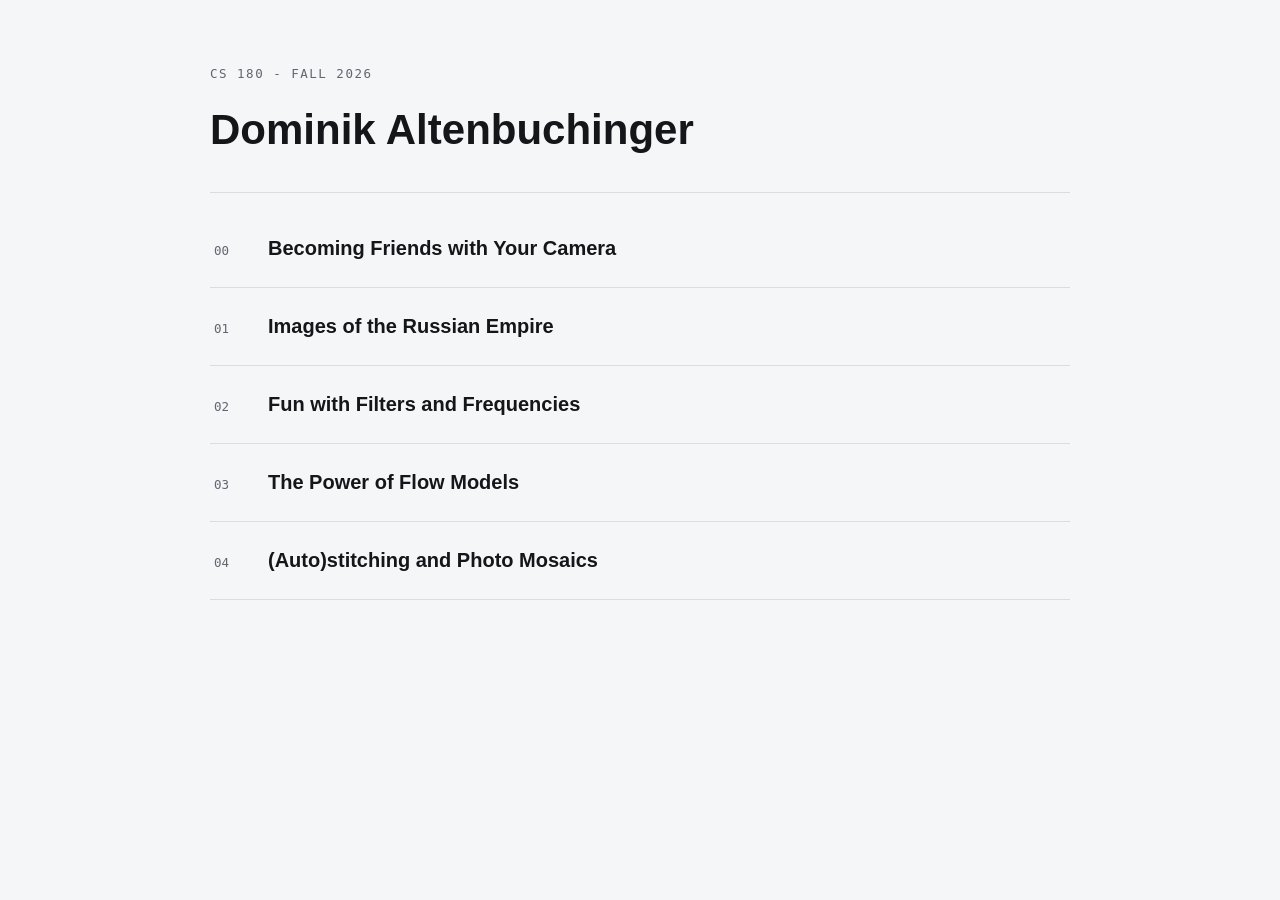
<file: index.html>
<!DOCTYPE html>
<html lang="en">
<head>
  <meta charset="utf-8">
  <title>CS 180 Projects — Dominik Altenbuchinger</title>
  <link rel="stylesheet" href="style.css">
</head>
<body>
<div class="page">
  <header>
    <p class="eyebrow">CS 180 - Fall 2026</p>
    <h1>Dominik Altenbuchinger</h1>
  </header>

  <ul class="projects">
    <li>
      <a href="0/">
        <span class="num">00</span>
        <span class="title">Becoming Friends with Your Camera</span>
      </a>
    </li>
    <li>
      <a href="1/">
        <span class="num">01</span>
        <span class="title">Images of the Russian Empire</span>
      </a>
    </li>
    <li>
      <a href="2/">
        <span class="num">02</span>
        <span class="title">Fun with Filters and Frequencies</span>
      </a>
    </li>
    <li>
      <a href="3/">
        <span class="num">03</span>
        <span class="title">The Power of Flow Models</span>
      </a>
    </li>
    <li>
      <a href="4/">
        <span class="num">04</span>
        <span class="title">(Auto)stitching and Photo Mosaics</span>
      </a>
    </li>
  </ul>
</div>
</body>
</html>
</file>
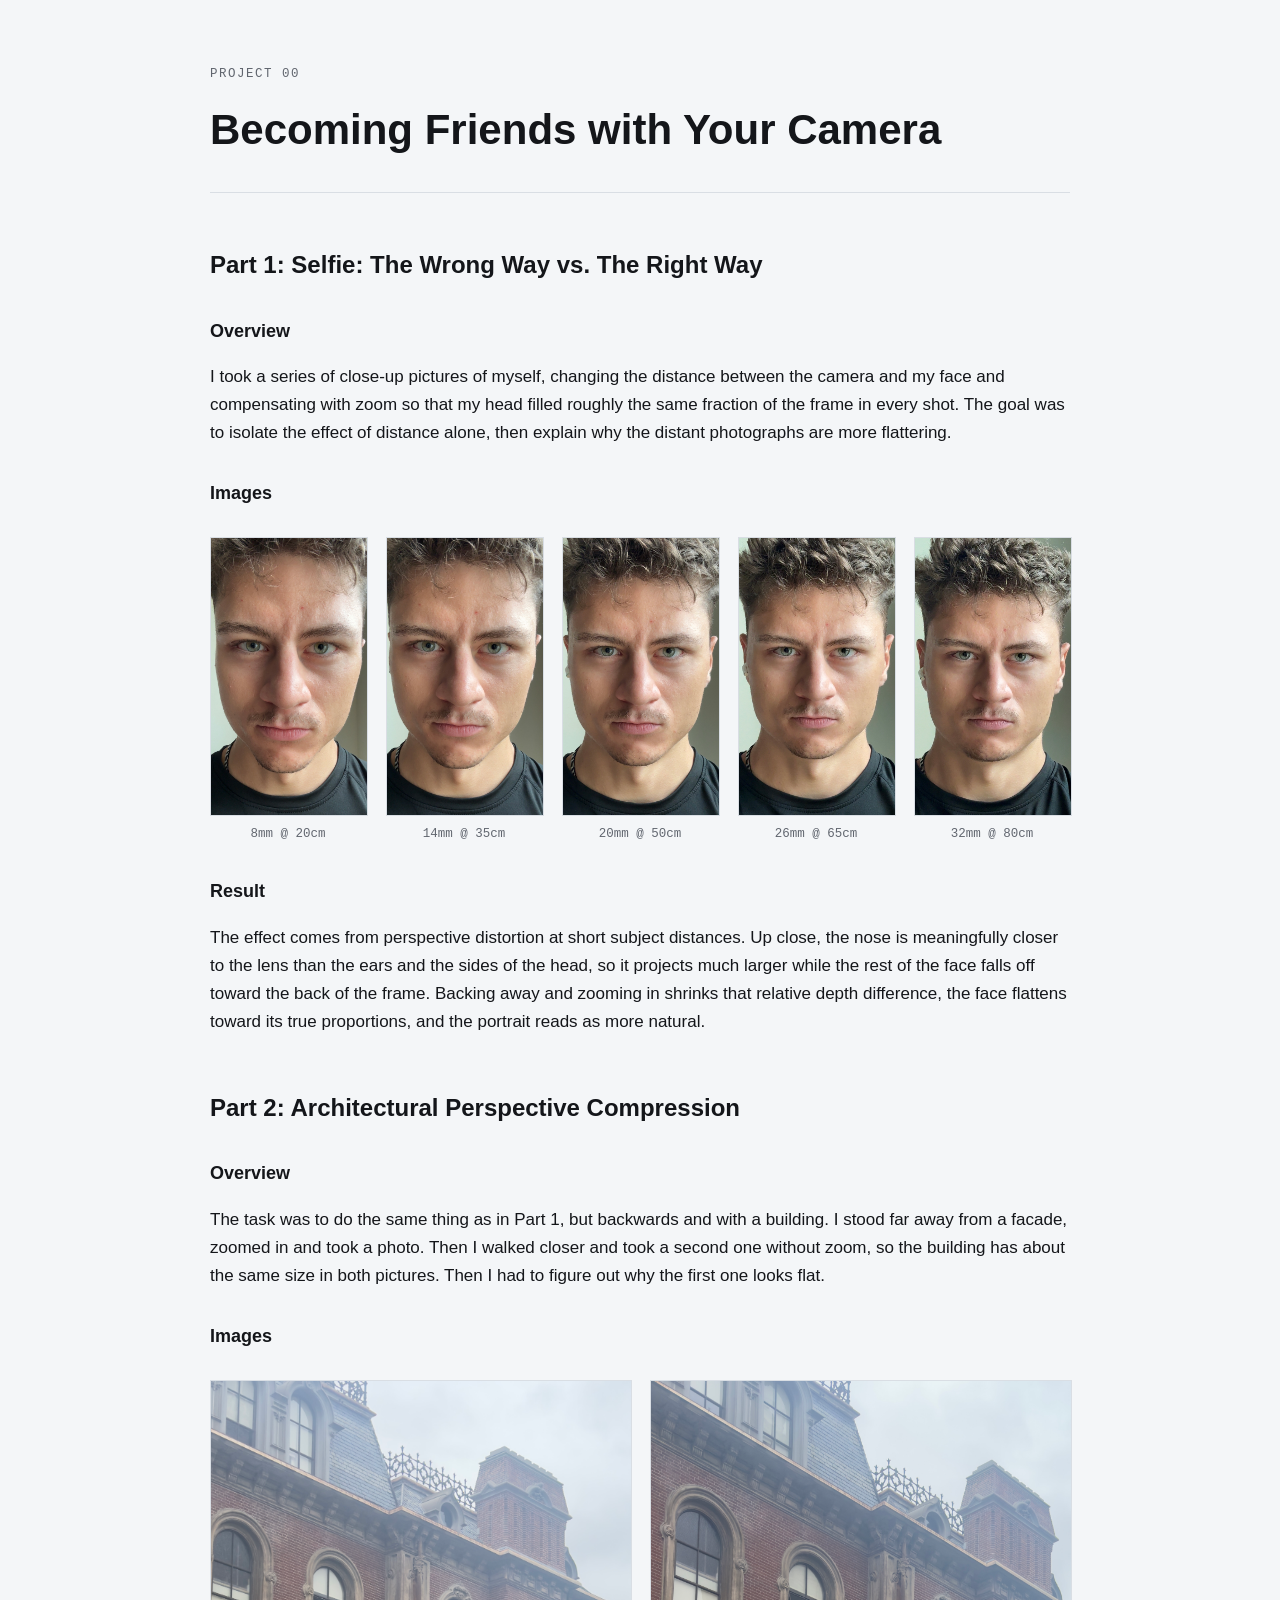
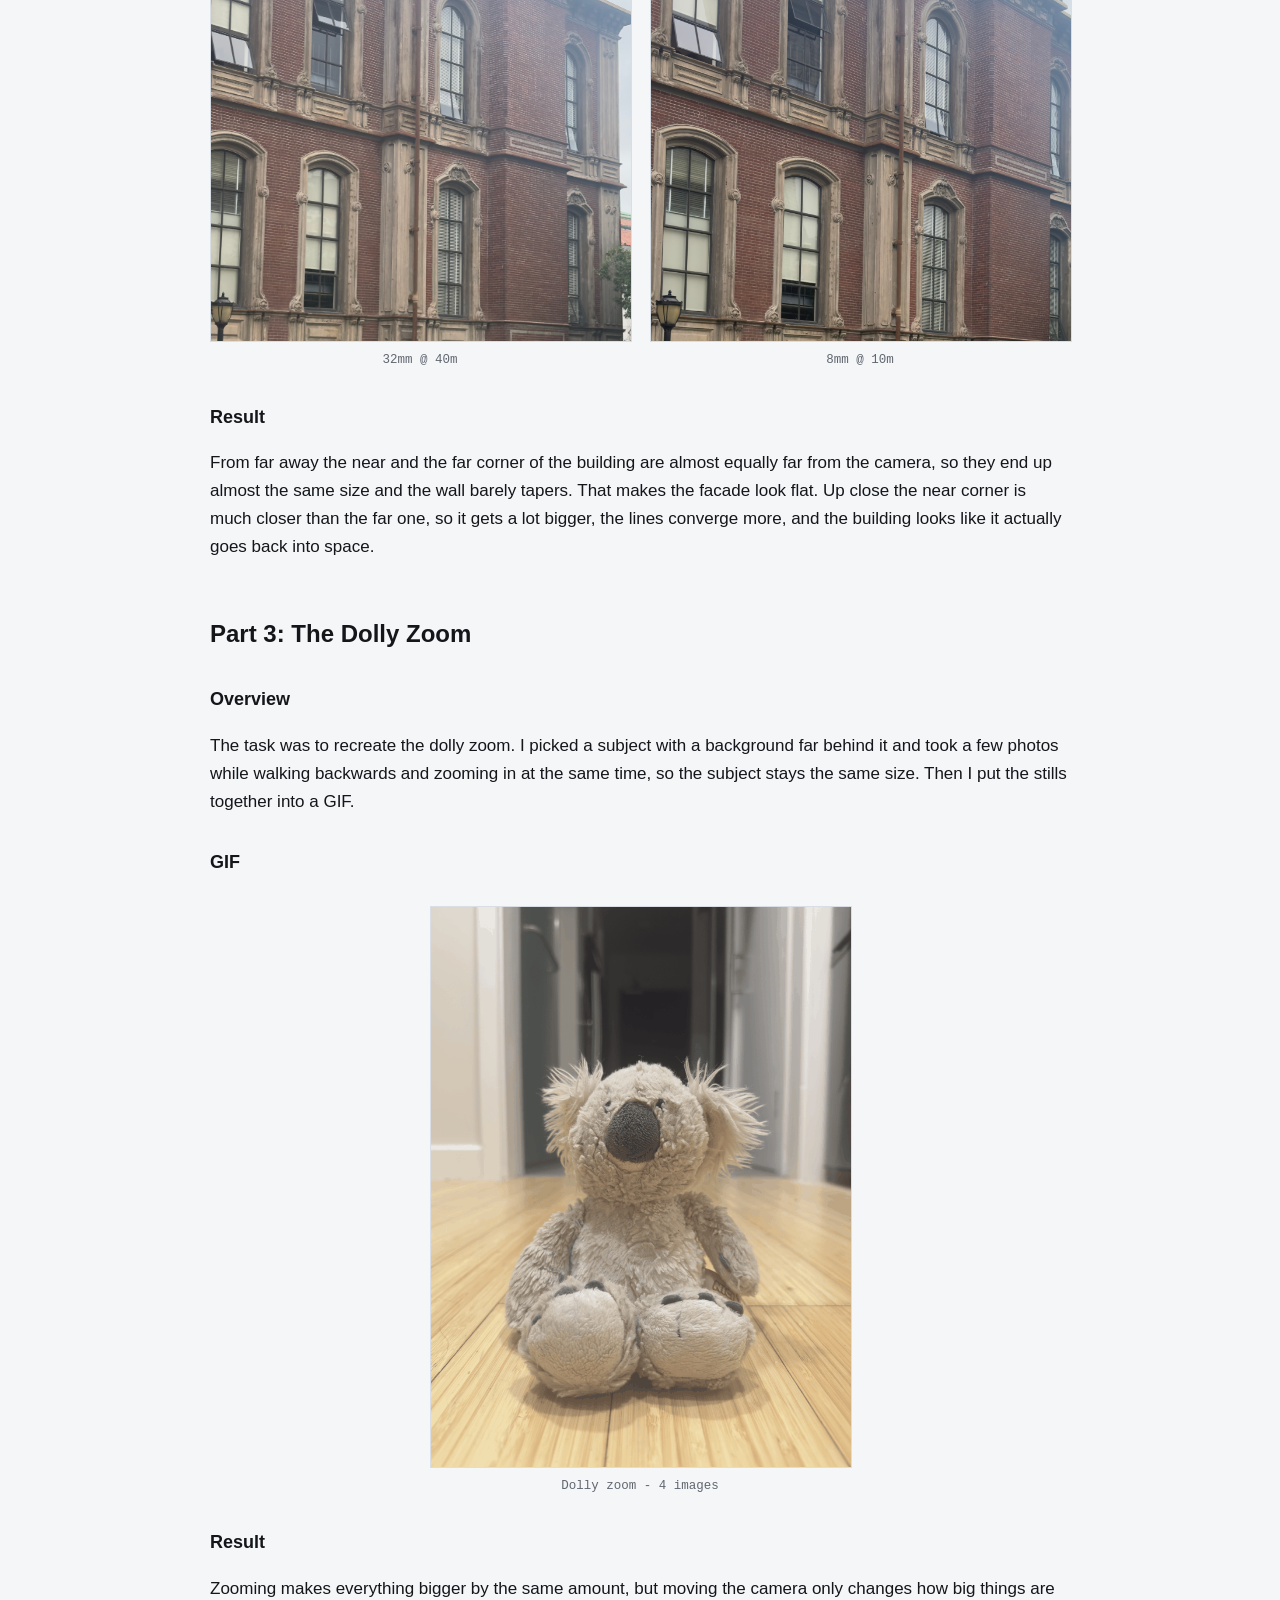
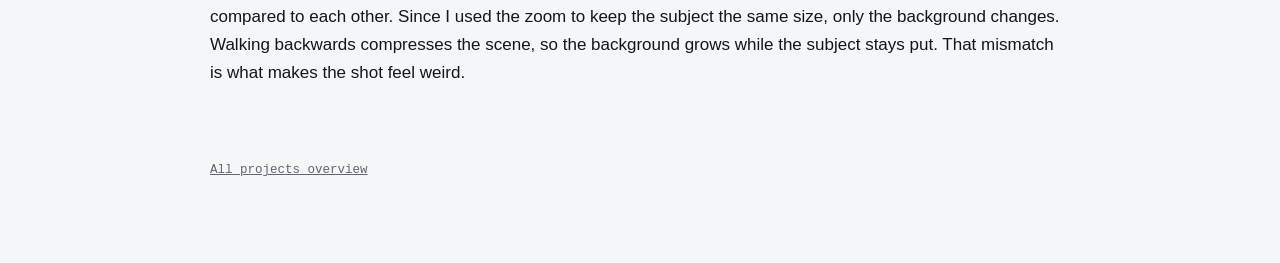
<file: 0/index.html>
<!DOCTYPE html>
<html lang="en">
<head>
  <title>Project 0 — CS 180</title>
  <link rel="stylesheet" href="../style.css">
  <meta charset="utf-8">
</head>
<body>
  <header>
    <p class="eyebrow">Project 00</p>
    <h1>Becoming Friends with Your Camera</h1>
  </header>

  <h2>Part 1: Selfie: The Wrong Way vs. The Right Way</h2>
  <h3>Overview</h3>
  <p>
    I took a series of close-up pictures of myself, changing
    the distance between the camera and my face and
    compensating with zoom so that my head filled roughly
    the same fraction of the frame in every shot.
    The goal was to isolate the effect of distance alone,
    then explain why the distant photographs are more flattering.
  </p>

  <h3>Images</h3>

  <div class="grid">
    <figure>
      <img src="images/1a.JPG" alt="">
      <figcaption>8mm @ 20cm</figcaption>
    </figure>
    <figure>
      <img src="images/1b.JPG" alt="">
      <figcaption>14mm @ 35cm</figcaption>
    </figure>
    <figure>
      <img src="images/1c.JPG" alt="">
      <figcaption>20mm @ 50cm</figcaption>
    </figure>
    <figure>
      <img src="images/1d.JPG" alt="">
      <figcaption>26mm @ 65cm</figcaption>
    </figure>
    <figure>
      <img src="images/1e.JPG" alt="">
      <figcaption>32mm @ 80cm</figcaption>
    </figure>
  </div>

  <h3>Result</h3>
  <p>
    The effect comes from perspective distortion at short subject distances.
    Up close, the nose is meaningfully closer
    to the lens than the ears and the sides of the head, so it projects much
    larger while the rest of the face falls off
    toward the back of the frame. Backing away and zooming in shrinks that
    relative depth difference, the face flattens
    toward its true proportions, and the portrait reads as more natural.
  </p>

  <h2>Part 2: Architectural Perspective Compression</h2>
  <h3>Overview</h3>
  <p>
    The task was to do the same thing as in Part 1, but backwards and with a building.
    I stood far away from a facade, zoomed in and took a photo. Then I walked closer
    and took a second one without zoom, so the building has about the same size in
    both pictures. Then I had to figure out why the first one looks flat.
  </p>

  <h3>Images</h3>

  <div class="grid">
    <figure>
      <img src="images/2_far.jpg" alt="">
      <figcaption>32mm @ 40m</figcaption>
    </figure>
    <figure>
      <img src="images/2_close.jpg" alt="">
      <figcaption>8mm @ 10m</figcaption>
    </figure>
  </div>

  <h3>Result</h3>
  <p>
    From far away the near and the far corner of the building are almost equally far
    from the camera, so they end up almost the same size and the wall barely tapers.
    That makes the facade look flat. Up close the near corner is much closer than the
    far one, so it gets a lot bigger, the lines converge more, and the building looks
    like it actually goes back into space.
  </p>

  <h2>Part 3: The Dolly Zoom</h2>
  <h3>Overview</h3>
  <p>
    The task was to recreate the dolly zoom. I picked a subject with a background
    far behind it and took a few photos while walking
    backwards and zooming in at the same time, so the subject stays the same size.
    Then I put the stills together into a GIF.
  </p>

  <h3>GIF</h3>

  <figure class="small">
    <img src="images/3.GIF" alt="">
    <figcaption>Dolly zoom - 4 images</figcaption>
  </figure>

  <h3>Result</h3>
  <p>
    Zooming makes everything bigger by the same amount, but moving the camera only
    changes how big things are compared to each other. Since I used the zoom to keep
    the subject the same size, only the background changes. Walking backwards
    compresses the scene, so the background grows while the subject stays put. That
    mismatch is what makes the shot feel weird.
  </p>

  <a class="back" href="../">All projects overview</a>

</body>
</html>
</file>
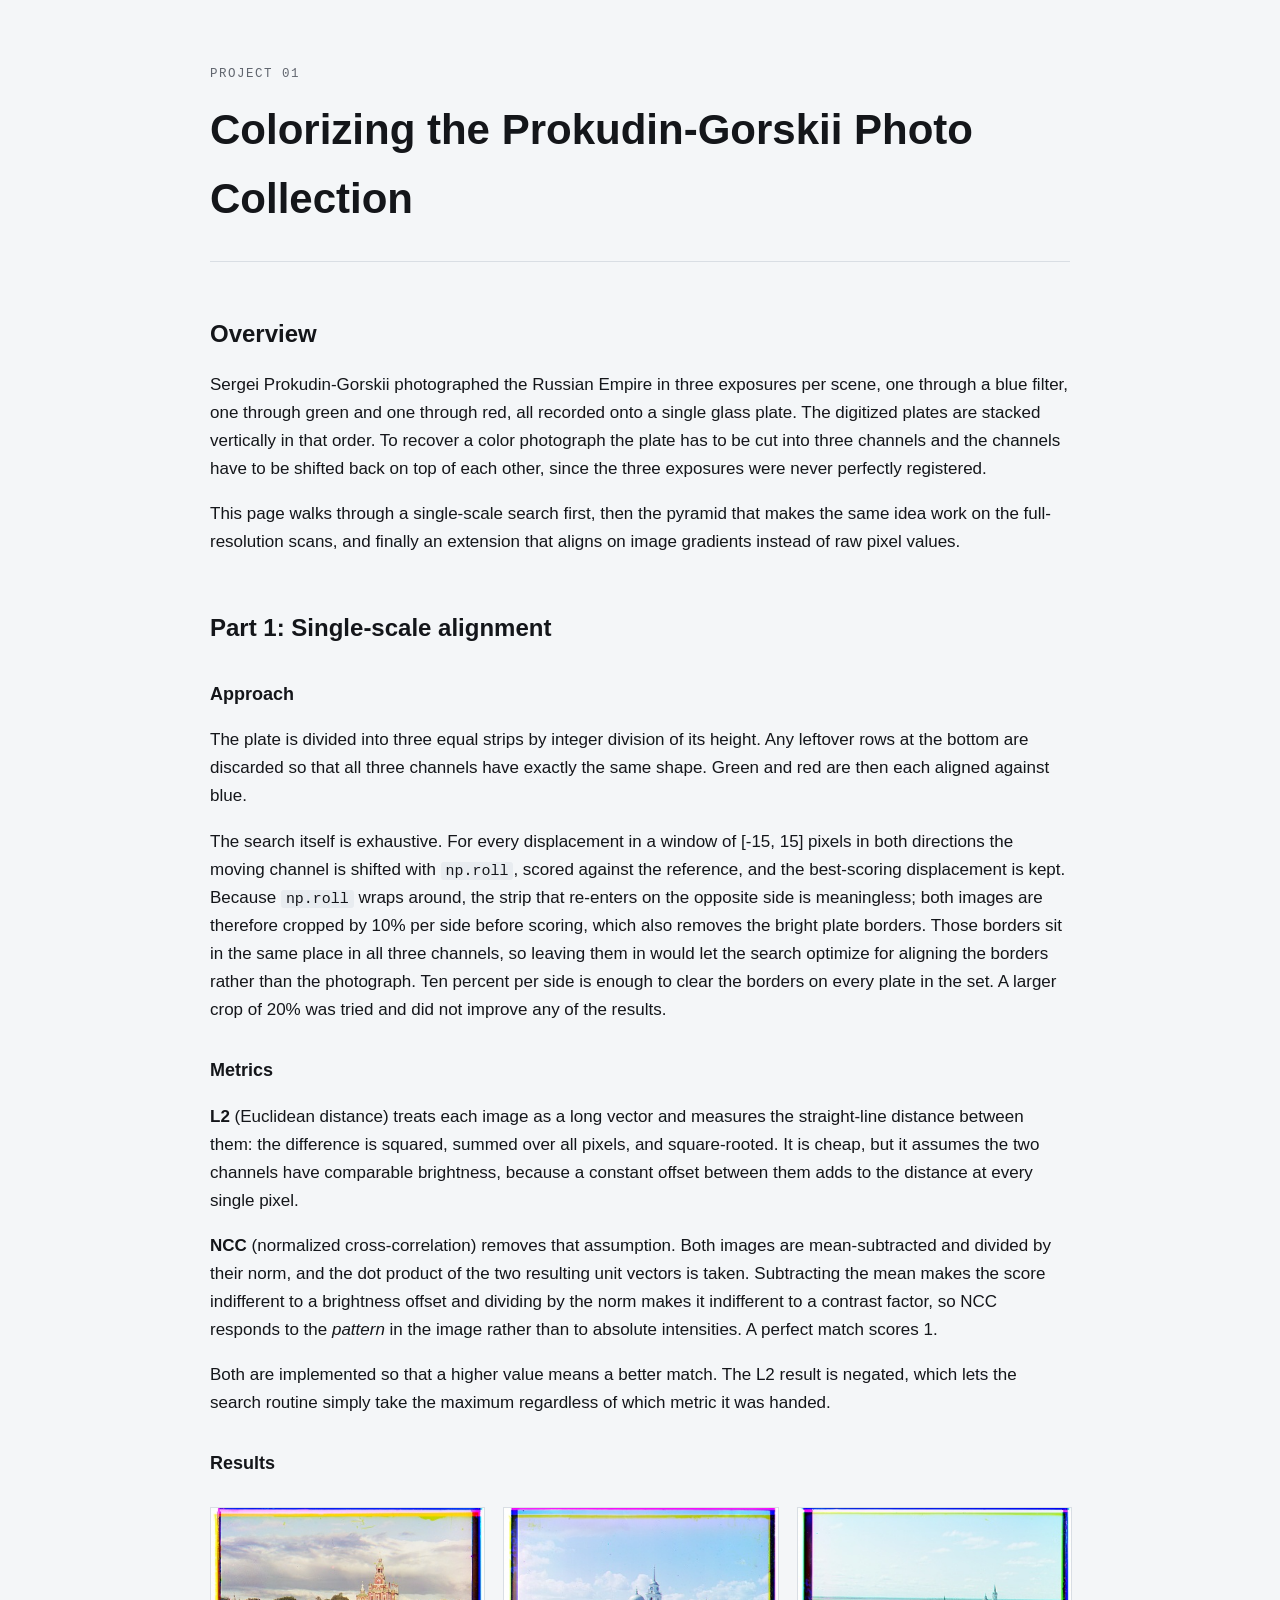
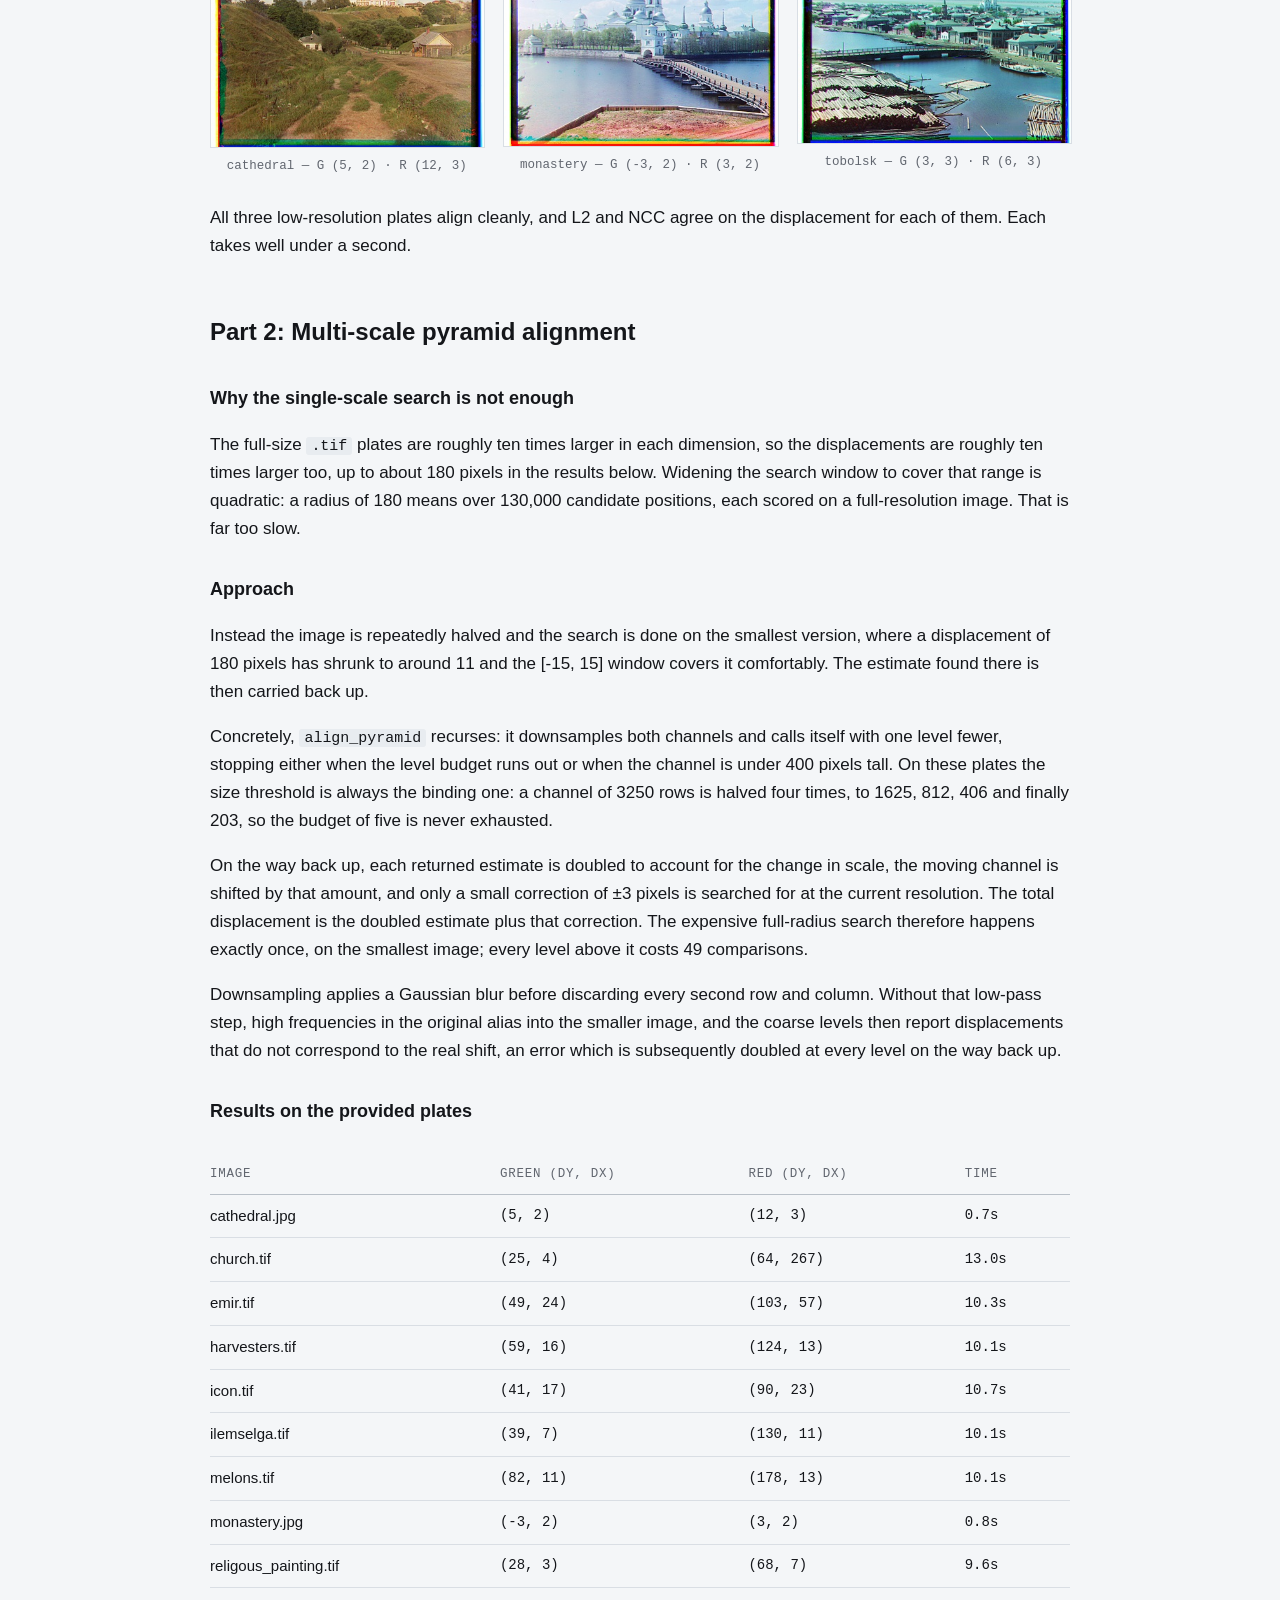
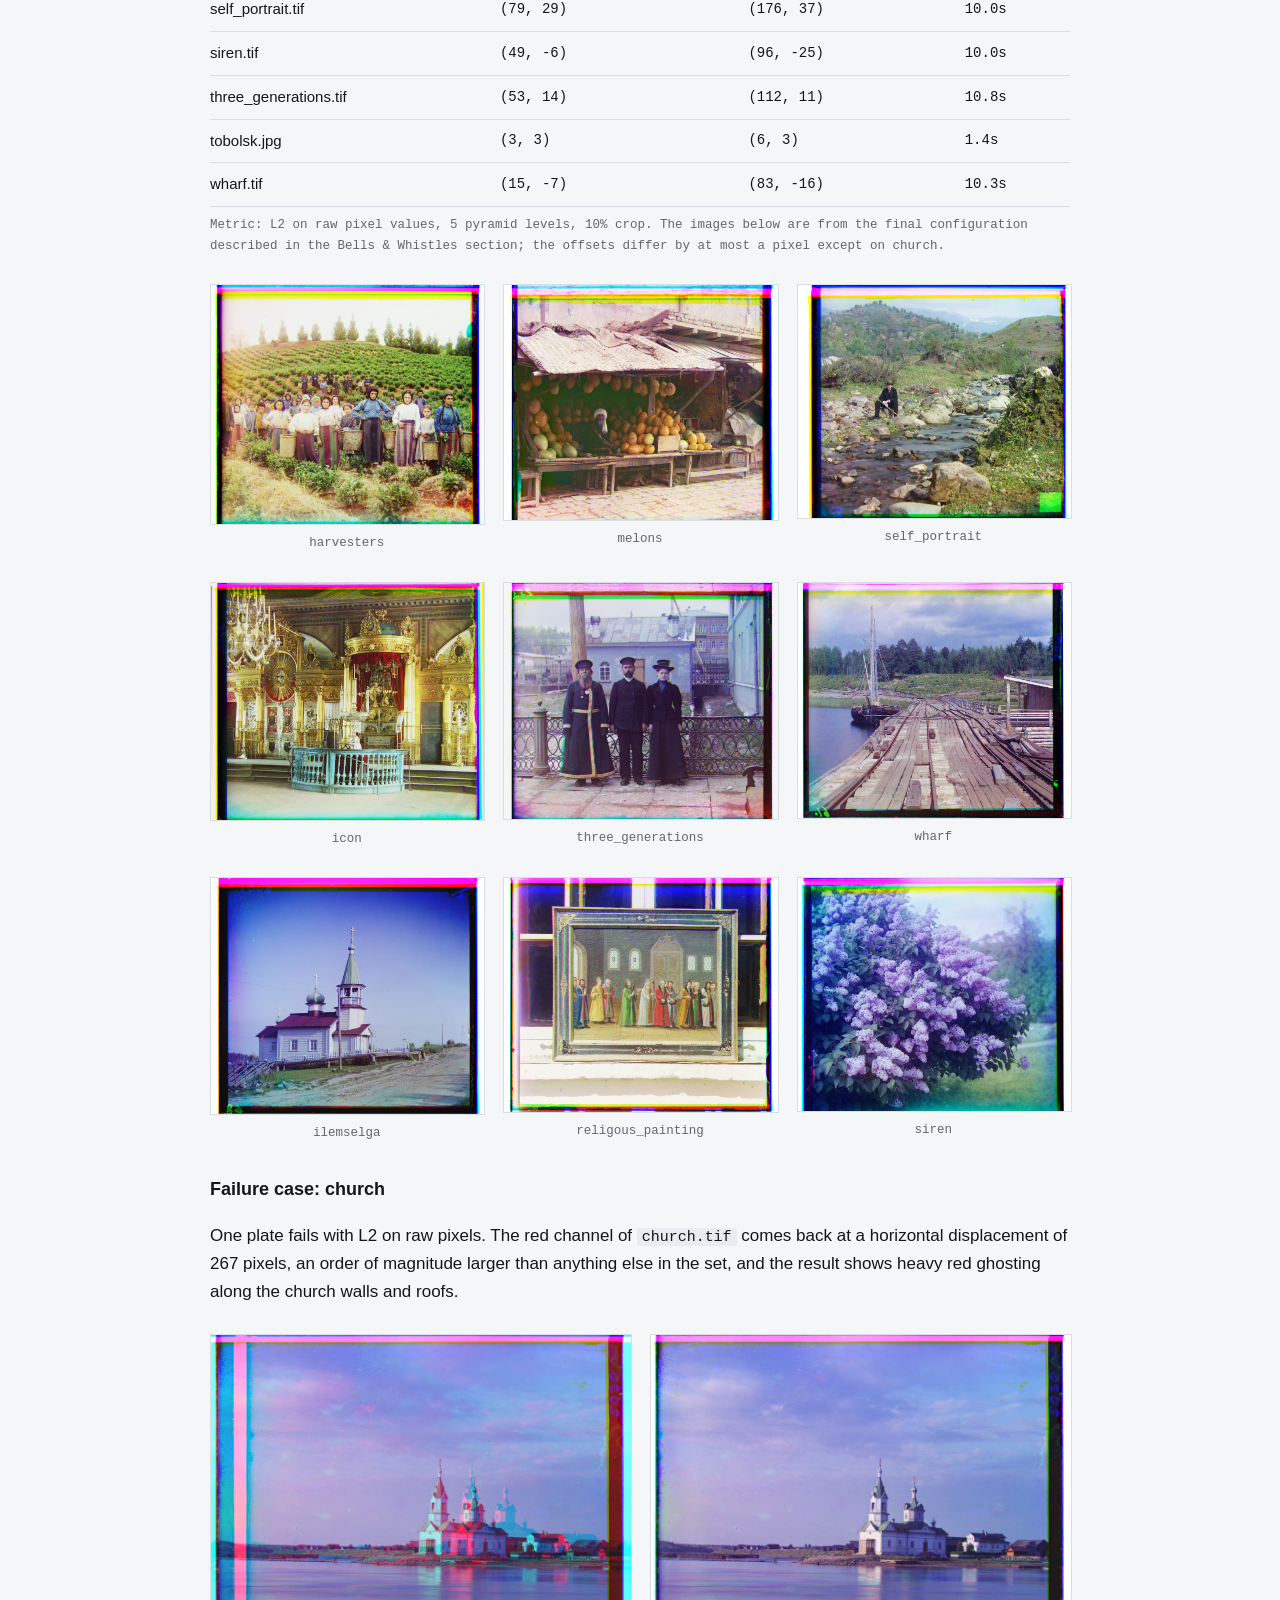
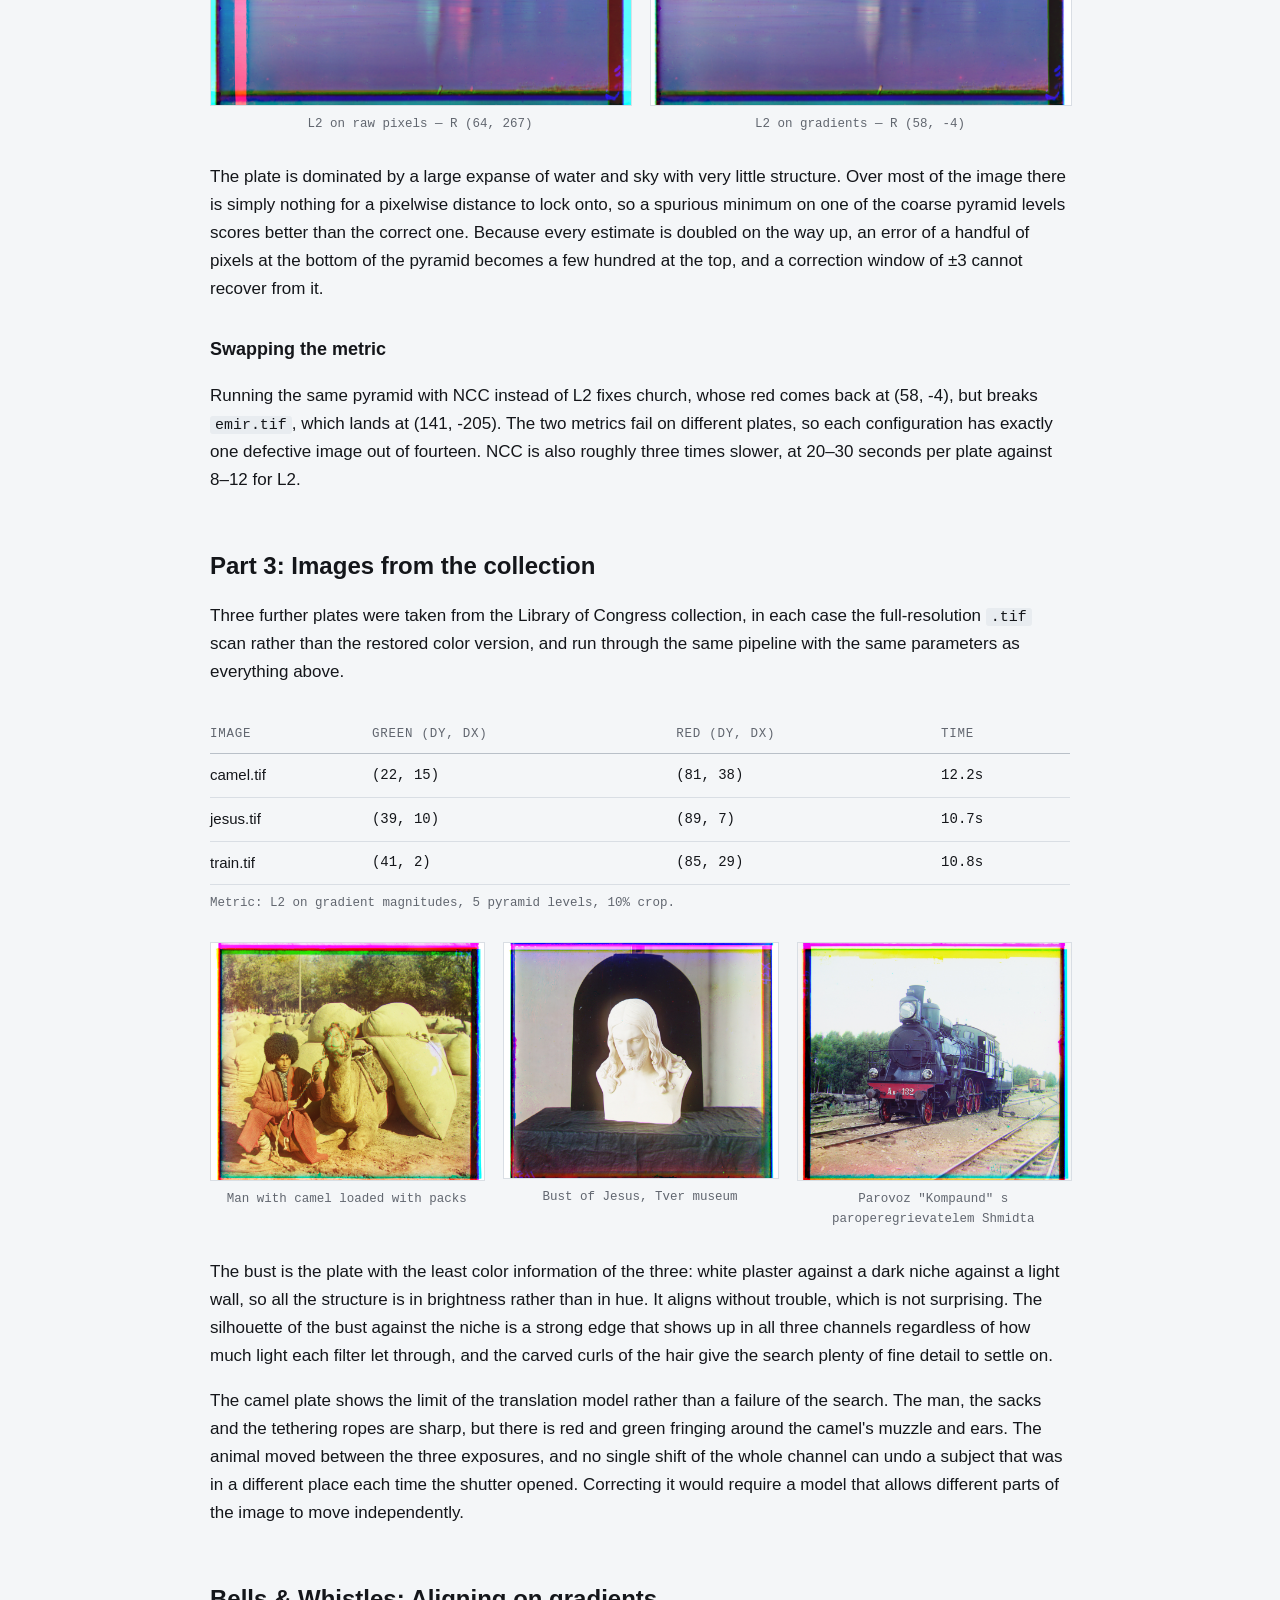
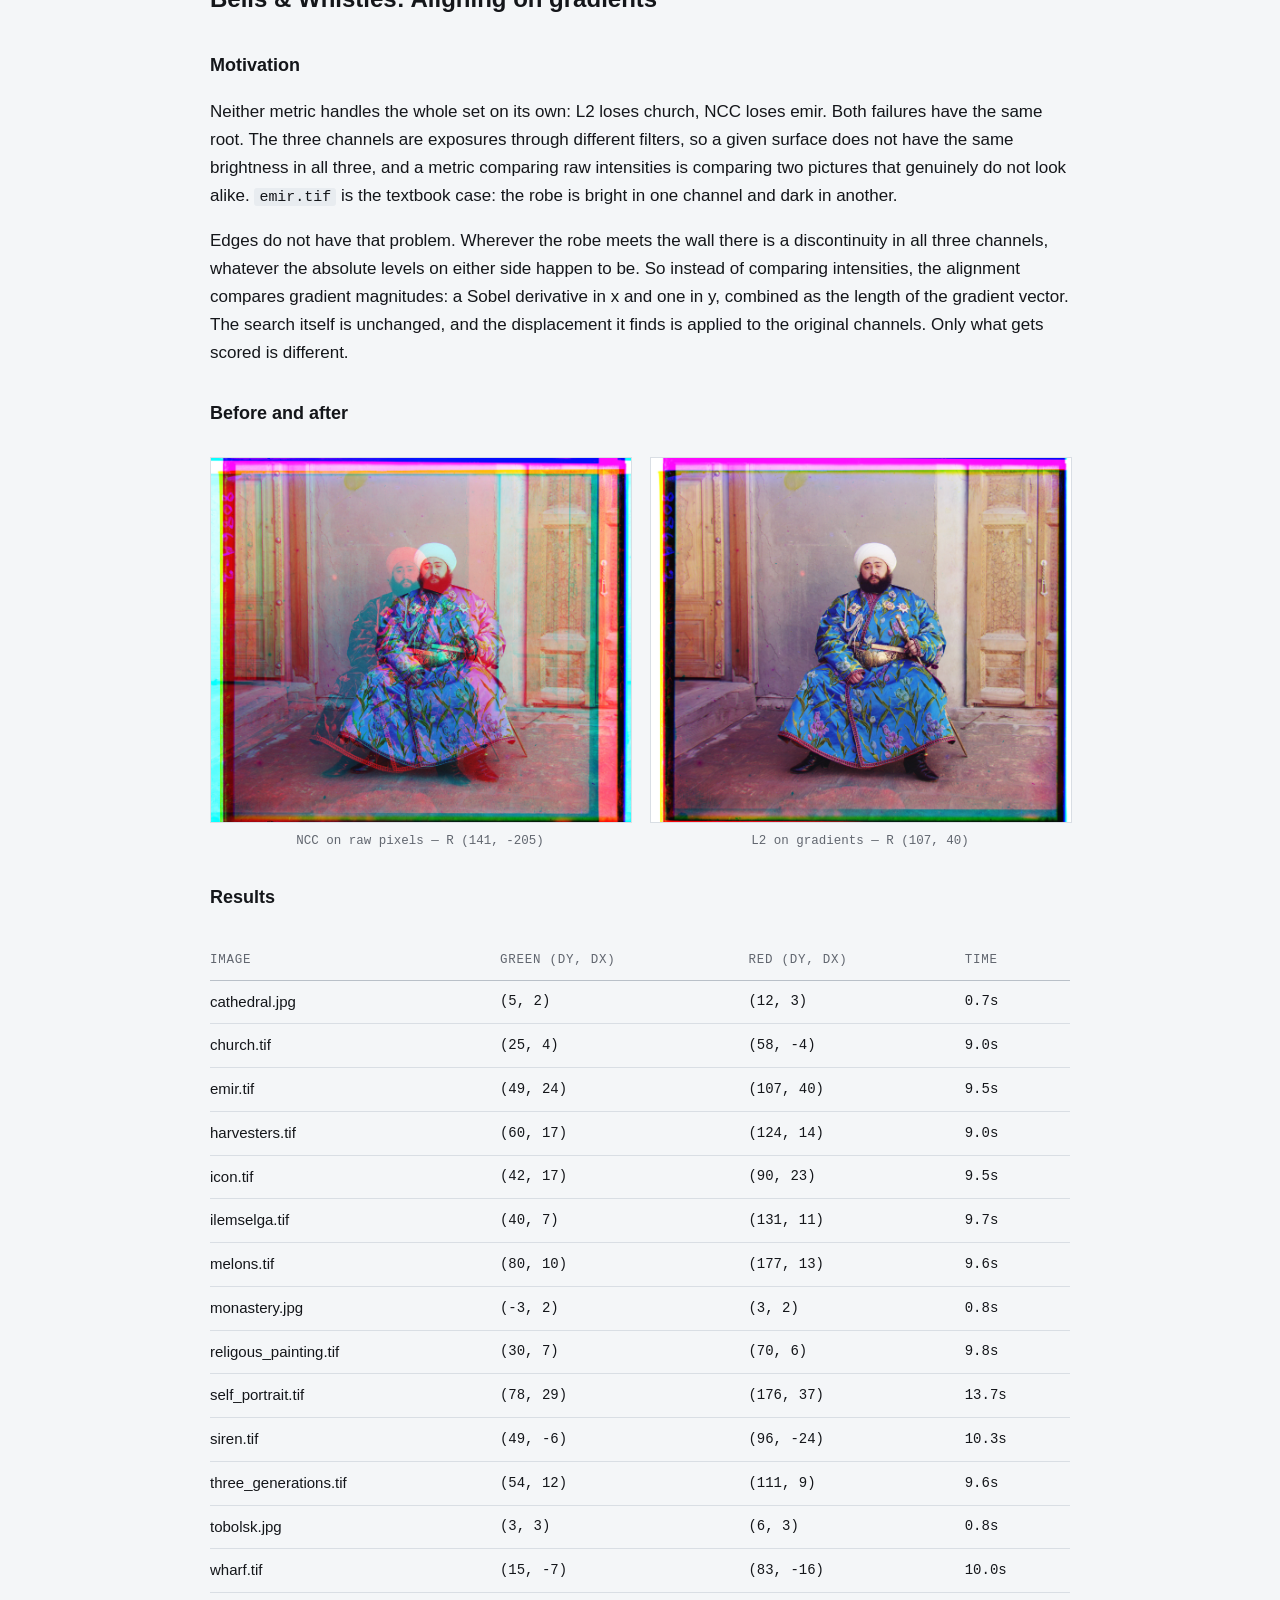
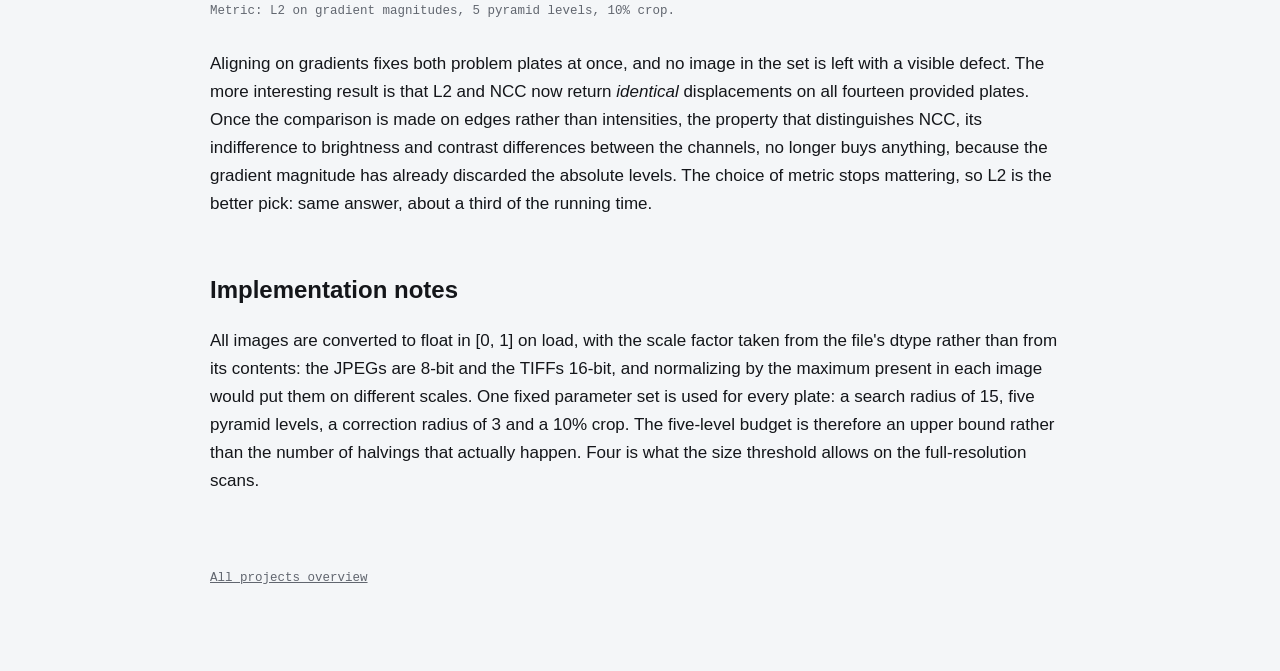
<file: 1/index.html>
<!DOCTYPE html>
<html lang="en">
<head>
  <title>Project 1 — CS 180</title>
  <link rel="stylesheet" href="../style.css">
  <meta charset="utf-8">
</head>
<body>
<header>
  <p class="eyebrow">Project 01</p>
  <h1>Colorizing the Prokudin-Gorskii Photo Collection</h1>
</header>

<h2>Overview</h2>
<p>
  Sergei Prokudin-Gorskii photographed the Russian Empire in three exposures
  per scene, one through a blue filter, one through green and one through red,
  all recorded onto a single glass plate. The digitized plates are stacked
  vertically in that order. To recover a color photograph the plate has to be
  cut into three channels and the channels have to be shifted back on top of
  each other, since the three exposures were never perfectly registered.
</p>
<p>
  This page walks through a single-scale search first, then the pyramid that
  makes the same idea work on the full-resolution scans, and finally an
  extension that aligns on image gradients instead of raw pixel values.
</p>

<h2>Part 1: Single-scale alignment</h2>
<h3>Approach</h3>
<p>
  The plate is divided into three equal strips by integer division of its
  height. Any leftover rows at the bottom are discarded so that all three
  channels have exactly the same shape. Green and red are then each aligned
  against blue.
</p>
<p>
  The search itself is exhaustive. For every displacement in a window of
  [-15, 15] pixels in both directions the moving channel is shifted with
  <code>np.roll</code>, scored against the reference, and the best-scoring
  displacement is kept. Because <code>np.roll</code> wraps around, the strip
  that re-enters on the opposite side is meaningless; both images are
  therefore cropped by 10% per side before scoring, which also removes the
  bright plate borders. Those borders sit in the same place in all three
  channels, so leaving them in would let the search optimize for aligning the
  borders rather than the photograph. Ten percent per side is enough to clear
  the borders on every plate in the set. A larger crop of 20% was tried and did
  not improve any of the results.
</p>

<h3>Metrics</h3>
<p>
  <strong>L2</strong> (Euclidean distance) treats each image as a long vector
  and measures the straight-line distance between them: the difference is
  squared, summed over all pixels, and square-rooted. It is cheap, but it
  assumes the two channels have comparable brightness, because a constant
  offset between them adds to the distance at every single pixel.
</p>
<p>
  <strong>NCC</strong> (normalized cross-correlation) removes that assumption.
  Both images are mean-subtracted and divided by their norm, and the dot
  product of the two resulting unit vectors is taken. Subtracting the mean
  makes the score indifferent to a brightness offset and dividing by the norm
  makes it indifferent to a contrast factor, so NCC responds to the
  <em>pattern</em> in the image rather than to absolute intensities. A perfect
  match scores 1.
</p>
<p>
  Both are implemented so that a higher value means a better match. The L2
  result is negated, which lets the search routine simply take the maximum
  regardless of which metric it was handed.
</p>

<h3>Results</h3>
<div class="grid">
  <figure>
    <img src="output/cathedral.jpg" alt="">
    <figcaption>cathedral — G (5, 2) · R (12, 3)</figcaption>
  </figure>
  <figure>
    <img src="output/monastery.jpg" alt="">
    <figcaption>monastery — G (-3, 2) · R (3, 2)</figcaption>
  </figure>
  <figure>
    <img src="output/tobolsk.jpg" alt="">
    <figcaption>tobolsk — G (3, 3) · R (6, 3)</figcaption>
  </figure>
</div>
<p>
  All three low-resolution plates align cleanly, and L2 and NCC agree on the
  displacement for each of them. Each takes well under a second.
</p>

<h2>Part 2: Multi-scale pyramid alignment</h2>
<h3>Why the single-scale search is not enough</h3>
<p>
  The full-size <code>.tif</code> plates are roughly ten times larger in each
  dimension, so the displacements are roughly ten times larger too, up to
  about 180 pixels in the results below. Widening the search window to cover
  that range is quadratic: a radius of 180 means over 130,000 candidate
  positions, each scored on a full-resolution image. That is far too slow.
</p>

<h3>Approach</h3>
<p>
  Instead the image is repeatedly halved and the search is done on the
  smallest version, where a displacement of 180 pixels has shrunk to around
  11 and the [-15, 15] window covers it comfortably. The estimate found there
  is then carried back up.
</p>
<p>
  Concretely, <code>align_pyramid</code> recurses: it downsamples both
  channels and calls itself with one level fewer, stopping either when the level
  budget runs out or when the channel is under 400 pixels tall. On these plates
  the size threshold is always the binding one: a channel of 3250 rows is halved
  four times, to 1625, 812, 406 and finally 203, so the budget of five is never
  exhausted.
</p>
<p>
  On the way back up, each returned estimate is doubled to account for the
  change in scale, the moving channel is shifted by that amount, and only a
  small correction of ±3 pixels is searched for at the current resolution.
  The total displacement is the doubled estimate plus that correction. The
  expensive full-radius search therefore happens exactly once, on the smallest
  image; every level above it costs 49 comparisons.
</p>
<p>
  Downsampling applies a Gaussian blur before discarding every second row and
  column. Without that low-pass step, high frequencies in the original alias
  into the smaller image, and the coarse levels then report displacements that
  do not correspond to the real shift, an error which is subsequently doubled
  at every level on the way back up.
</p>

<h3>Results on the provided plates</h3>
<table>
  <tr><th>Image</th><th>Green (dy, dx)</th><th>Red (dy, dx)</th><th>Time</th></tr>
  <tr><td>cathedral.jpg</td><td>(5, 2)</td><td>(12, 3)</td><td>0.7s</td></tr>
  <tr><td>church.tif</td><td>(25, 4)</td><td>(64, 267)</td><td>13.0s</td></tr>
  <tr><td>emir.tif</td><td>(49, 24)</td><td>(103, 57)</td><td>10.3s</td></tr>
  <tr><td>harvesters.tif</td><td>(59, 16)</td><td>(124, 13)</td><td>10.1s</td></tr>
  <tr><td>icon.tif</td><td>(41, 17)</td><td>(90, 23)</td><td>10.7s</td></tr>
  <tr><td>ilemselga.tif</td><td>(39, 7)</td><td>(130, 11)</td><td>10.1s</td></tr>
  <tr><td>melons.tif</td><td>(82, 11)</td><td>(178, 13)</td><td>10.1s</td></tr>
  <tr><td>monastery.jpg</td><td>(-3, 2)</td><td>(3, 2)</td><td>0.8s</td></tr>
  <tr><td>religous_painting.tif</td><td>(28, 3)</td><td>(68, 7)</td><td>9.6s</td></tr>
  <tr><td>self_portrait.tif</td><td>(79, 29)</td><td>(176, 37)</td><td>10.0s</td></tr>
  <tr><td>siren.tif</td><td>(49, -6)</td><td>(96, -25)</td><td>10.0s</td></tr>
  <tr><td>three_generations.tif</td><td>(53, 14)</td><td>(112, 11)</td><td>10.8s</td></tr>
  <tr><td>tobolsk.jpg</td><td>(3, 3)</td><td>(6, 3)</td><td>1.4s</td></tr>
  <tr><td>wharf.tif</td><td>(15, -7)</td><td>(83, -16)</td><td>10.3s</td></tr>
</table>
<p class="caption-note">Metric: L2 on raw pixel values, 5 pyramid levels, 10% crop. The images below are from the final
  configuration described in the Bells &amp; Whistles section; the offsets differ by at most a pixel except on church.</p>

<div class="grid">
  <figure>
    <img src="output/harvesters.jpg" alt="">
    <figcaption>harvesters</figcaption>
  </figure>
  <figure>
    <img src="output/melons.jpg" alt="">
    <figcaption>melons</figcaption>
  </figure>
  <figure>
    <img src="output/self_portrait.jpg" alt="">
    <figcaption>self_portrait</figcaption>
  </figure>
</div>

<div class="grid">
  <figure>
    <img src="output/icon.jpg" alt="">
    <figcaption>icon</figcaption>
  </figure>
  <figure>
    <img src="output/three_generations.jpg" alt="">
    <figcaption>three_generations</figcaption>
  </figure>
  <figure>
    <img src="output/wharf.jpg" alt="">
    <figcaption>wharf</figcaption>
  </figure>
</div>

<div class="grid">
  <figure>
    <img src="output/ilemselga.jpg" alt="">
    <figcaption>ilemselga</figcaption>
  </figure>
  <figure>
    <img src="output/religous_painting.jpg" alt="">
    <figcaption>religous_painting</figcaption>
  </figure>
  <figure>
    <img src="output/siren.jpg" alt="">
    <figcaption>siren</figcaption>
  </figure>
</div>

<h3>Failure case: church</h3>
<p>
  One plate fails with L2 on raw pixels. The red channel of
  <code>church.tif</code> comes back at a horizontal displacement of 267
  pixels, an order of magnitude larger than anything else in the set, and the
  result shows heavy red ghosting along the church walls and roofs.
</p>
<div class="grid">
  <figure>
    <img src="output/church_l2.jpg" alt="">
    <figcaption>L2 on raw pixels — R (64, 267)</figcaption>
  </figure>
  <figure>
    <img src="output/church.jpg" alt="">
    <figcaption>L2 on gradients — R (58, -4)</figcaption>
  </figure>
</div>
<p>
  The plate is dominated by a large expanse of water and sky with very little
  structure. Over most of the image there is simply nothing for a pixelwise
  distance to lock onto, so a spurious minimum on one of the coarse pyramid
  levels scores better than the correct one. Because every estimate is doubled
  on the way up, an error of a handful of pixels at the bottom of the pyramid
  becomes a few hundred at the top, and a correction window of ±3 cannot
  recover from it.
</p>

<h3>Swapping the metric</h3>
<p>
  Running the same pyramid with NCC instead of L2 fixes church, whose red comes
  back at (58, -4), but breaks <code>emir.tif</code>, which lands at
  (141, -205). The two metrics fail on different plates, so each configuration
  has exactly one defective image out of fourteen. NCC is also roughly three
  times slower, at 20–30 seconds per plate against 8–12 for L2.
</p>

<h2>Part 3: Images from the collection</h2>
<p>
  Three further plates were taken from the Library of Congress collection, in
  each case the full-resolution <code>.tif</code> scan rather than the
  restored color version, and run through the same pipeline with the same
  parameters as everything above.
</p>

<table>
  <tr><th>Image</th><th>Green (dy, dx)</th><th>Red (dy, dx)</th><th>Time</th></tr>
  <tr><td>camel.tif</td><td>(22, 15)</td><td>(81, 38)</td><td>12.2s</td></tr>
  <tr><td>jesus.tif</td><td>(39, 10)</td><td>(89, 7)</td><td>10.7s</td></tr>
  <tr><td>train.tif</td><td>(41, 2)</td><td>(85, 29)</td><td>10.8s</td></tr>
</table>
<p class="caption-note">Metric: L2 on gradient magnitudes, 5 pyramid levels, 10% crop.</p>

<div class="grid">
  <figure>
    <img src="own_results/camel.jpg" alt="">
    <figcaption>Man with camel loaded with packs</figcaption>
  </figure>
  <figure>
    <img src="own_results/jesus.jpg" alt="">
    <figcaption>Bust of Jesus, Tver museum</figcaption>
  </figure>
  <figure>
    <img src="own_results/train.jpg" alt="">
    <figcaption>Parovoz "Kompaund" s paroperegrievatelem Shmidta</figcaption>
  </figure>
</div>

<p>
  The bust is the plate with the least color information of the three: white
  plaster against a dark niche against a light wall, so all the structure is in
  brightness rather than in hue. It aligns without trouble, which is not
  surprising. The silhouette of the bust against the niche is a strong edge
  that shows up in all three channels regardless of how much light each filter
  let through, and the carved curls of the hair give the search plenty of
  fine detail to settle on.
</p>
<p>
  The camel plate shows the limit of the translation model rather than a
  failure of the search. The man, the sacks and the tethering ropes are sharp,
  but there is red and green fringing around the camel's muzzle and ears. The
  animal moved between the three exposures, and no single shift of the whole
  channel can undo a subject that was in a different place each time the
  shutter opened. Correcting it would require a model that allows different
  parts of the image to move independently.
</p>

<h2>Bells &amp; Whistles: Aligning on gradients</h2>
<h3>Motivation</h3>
<p>
  Neither metric handles the whole set on its own: L2 loses church, NCC loses
  emir. Both failures have the same root. The three channels are exposures
  through different filters, so a given surface does not have the same
  brightness in all three, and a metric comparing raw intensities is comparing
  two pictures that genuinely do not look alike. <code>emir.tif</code> is the textbook
  case: the robe is bright in one channel and dark in another.
</p>
<p>
  Edges do not have that problem. Wherever the robe meets the wall there is a
  discontinuity in all three channels, whatever the absolute levels on either
  side happen to be. So instead of comparing intensities, the alignment
  compares gradient magnitudes: a Sobel derivative in x and one in y, combined
  as the length of the gradient vector. The search itself is unchanged, and
  the displacement it finds is applied to the original channels. Only what
  gets scored is different.
</p>

<h3>Before and after</h3>
<div class="grid">
  <figure>
    <img src="output/emir_ncc.jpg" alt="">
    <figcaption>NCC on raw pixels — R (141, -205)</figcaption>
  </figure>
  <figure>
    <img src="output/emir.jpg" alt="">
    <figcaption>L2 on gradients — R (107, 40)</figcaption>
  </figure>
</div>

<h3>Results</h3>
<table>
  <tr><th>Image</th><th>Green (dy, dx)</th><th>Red (dy, dx)</th><th>Time</th></tr>
  <tr><td>cathedral.jpg</td><td>(5, 2)</td><td>(12, 3)</td><td>0.7s</td></tr>
  <tr><td>church.tif</td><td>(25, 4)</td><td>(58, -4)</td><td>9.0s</td></tr>
  <tr><td>emir.tif</td><td>(49, 24)</td><td>(107, 40)</td><td>9.5s</td></tr>
  <tr><td>harvesters.tif</td><td>(60, 17)</td><td>(124, 14)</td><td>9.0s</td></tr>
  <tr><td>icon.tif</td><td>(42, 17)</td><td>(90, 23)</td><td>9.5s</td></tr>
  <tr><td>ilemselga.tif</td><td>(40, 7)</td><td>(131, 11)</td><td>9.7s</td></tr>
  <tr><td>melons.tif</td><td>(80, 10)</td><td>(177, 13)</td><td>9.6s</td></tr>
  <tr><td>monastery.jpg</td><td>(-3, 2)</td><td>(3, 2)</td><td>0.8s</td></tr>
  <tr><td>religous_painting.tif</td><td>(30, 7)</td><td>(70, 6)</td><td>9.8s</td></tr>
  <tr><td>self_portrait.tif</td><td>(78, 29)</td><td>(176, 37)</td><td>13.7s</td></tr>
  <tr><td>siren.tif</td><td>(49, -6)</td><td>(96, -24)</td><td>10.3s</td></tr>
  <tr><td>three_generations.tif</td><td>(54, 12)</td><td>(111, 9)</td><td>9.6s</td></tr>
  <tr><td>tobolsk.jpg</td><td>(3, 3)</td><td>(6, 3)</td><td>0.8s</td></tr>
  <tr><td>wharf.tif</td><td>(15, -7)</td><td>(83, -16)</td><td>10.0s</td></tr>
</table>
<p class="caption-note">Metric: L2 on gradient magnitudes, 5 pyramid levels, 10% crop.</p>

<p>
  Aligning on gradients fixes both problem plates at once, and no image in the
  set is left with a visible defect. The more interesting result is that L2
  and NCC now return <em>identical</em> displacements on all fourteen provided plates.
  Once the comparison is made on edges rather than intensities, the property
  that distinguishes NCC, its indifference to brightness and contrast
  differences between the channels, no longer buys anything, because the
  gradient magnitude has already discarded the absolute levels. The choice of
  metric stops mattering, so L2 is the better pick: same answer, about a third
  of the running time.
</p>

<h2>Implementation notes</h2>
<p>
  All images are converted to float in [0, 1] on load, with the scale factor
  taken from the file's dtype rather than from its contents: the JPEGs are
  8-bit and the TIFFs 16-bit, and normalizing by the maximum present in each
  image would put them on different scales. One fixed parameter set is used
  for every plate: a search radius of 15, five pyramid levels, a correction
  radius of 3 and a 10% crop. The five-level budget is therefore an upper bound
  rather than the number of halvings that actually happen. Four is what the size
  threshold allows on the full-resolution scans.
</p>

<a class="back" href="../">All projects overview</a>

</body>
</html>
</file>
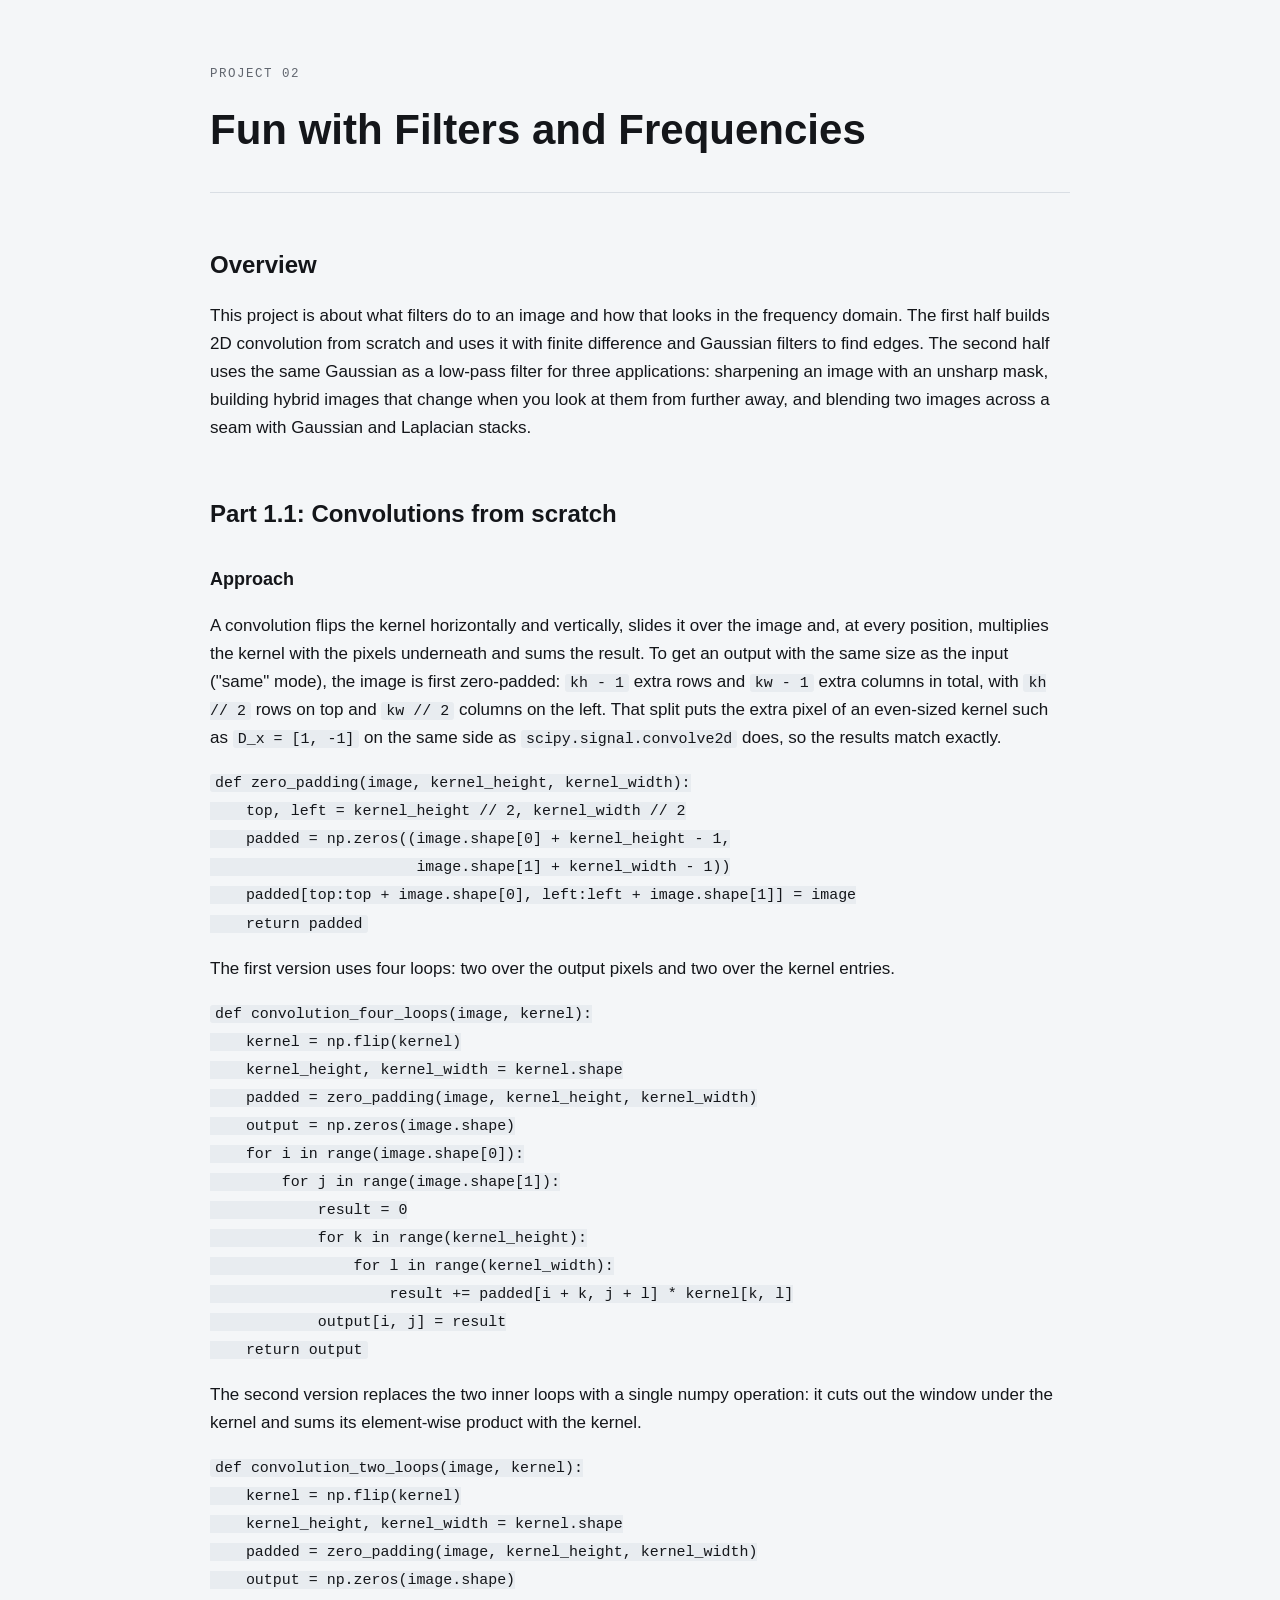
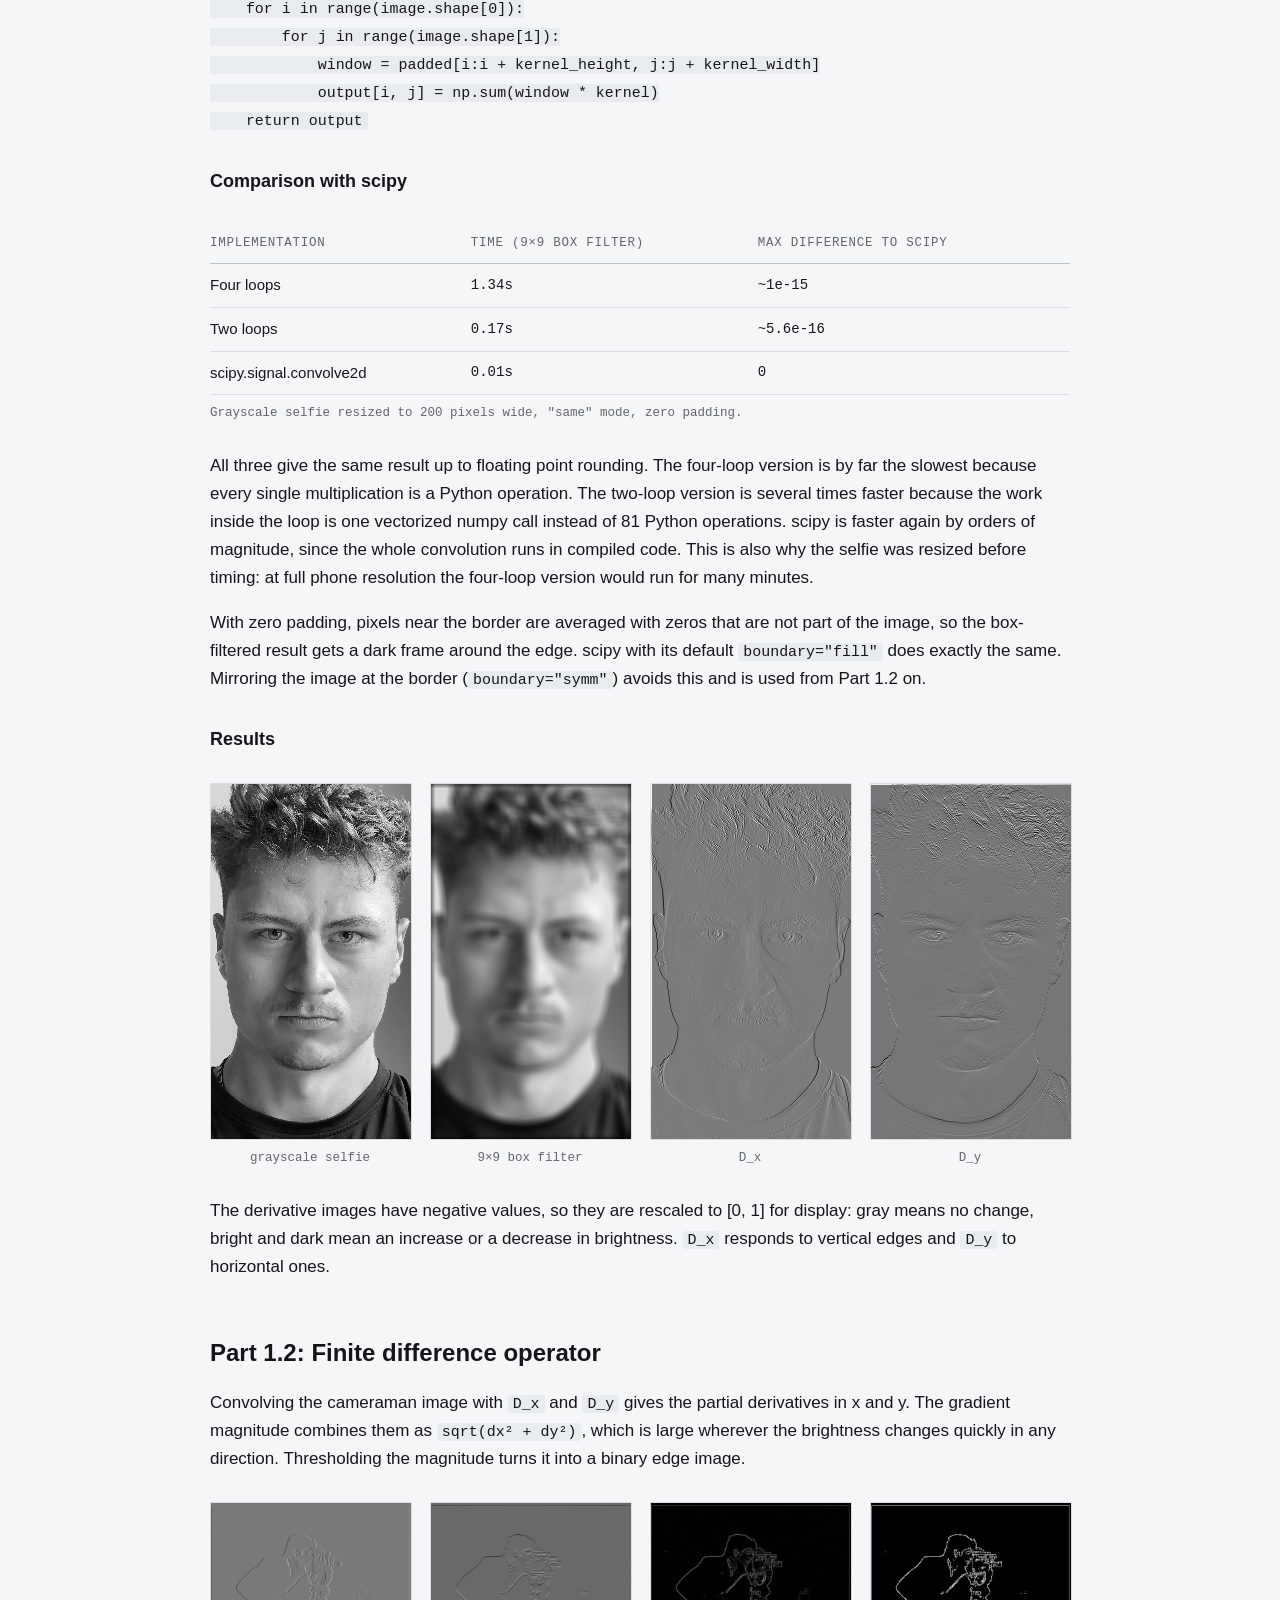
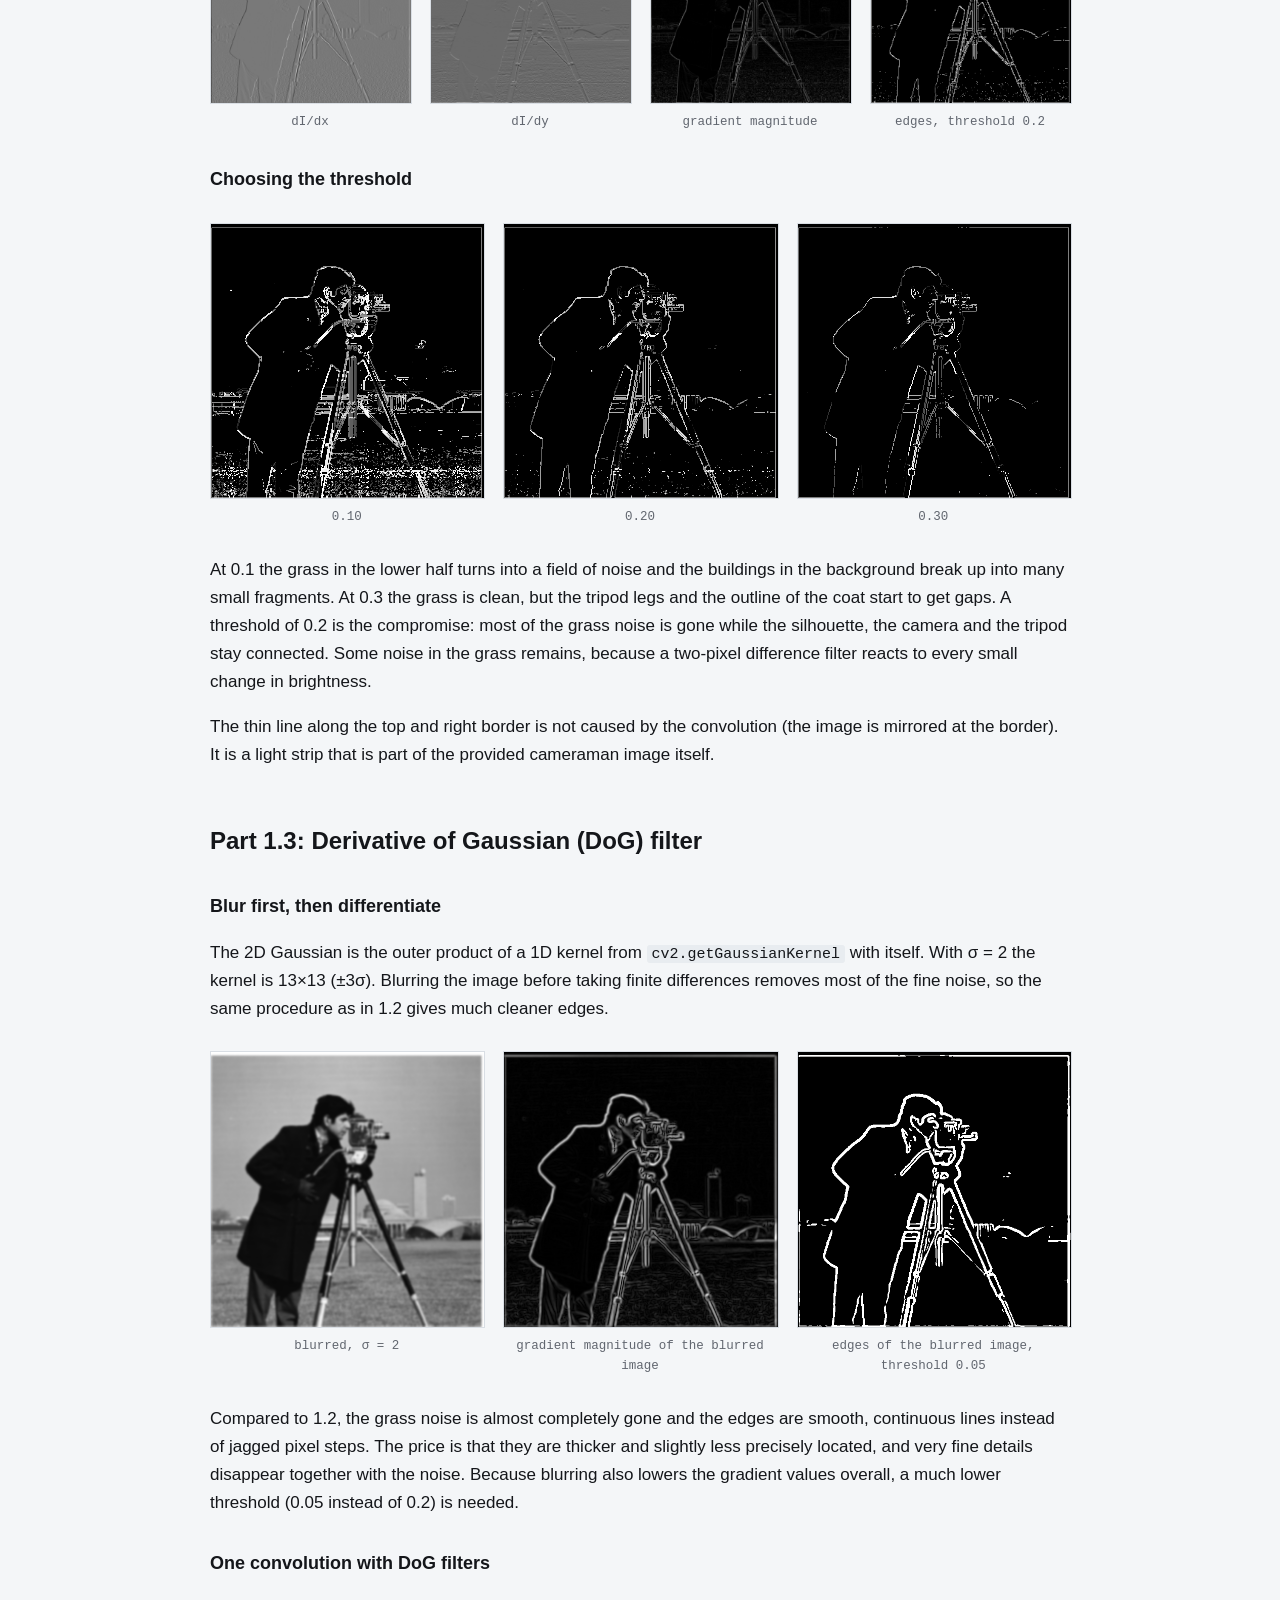
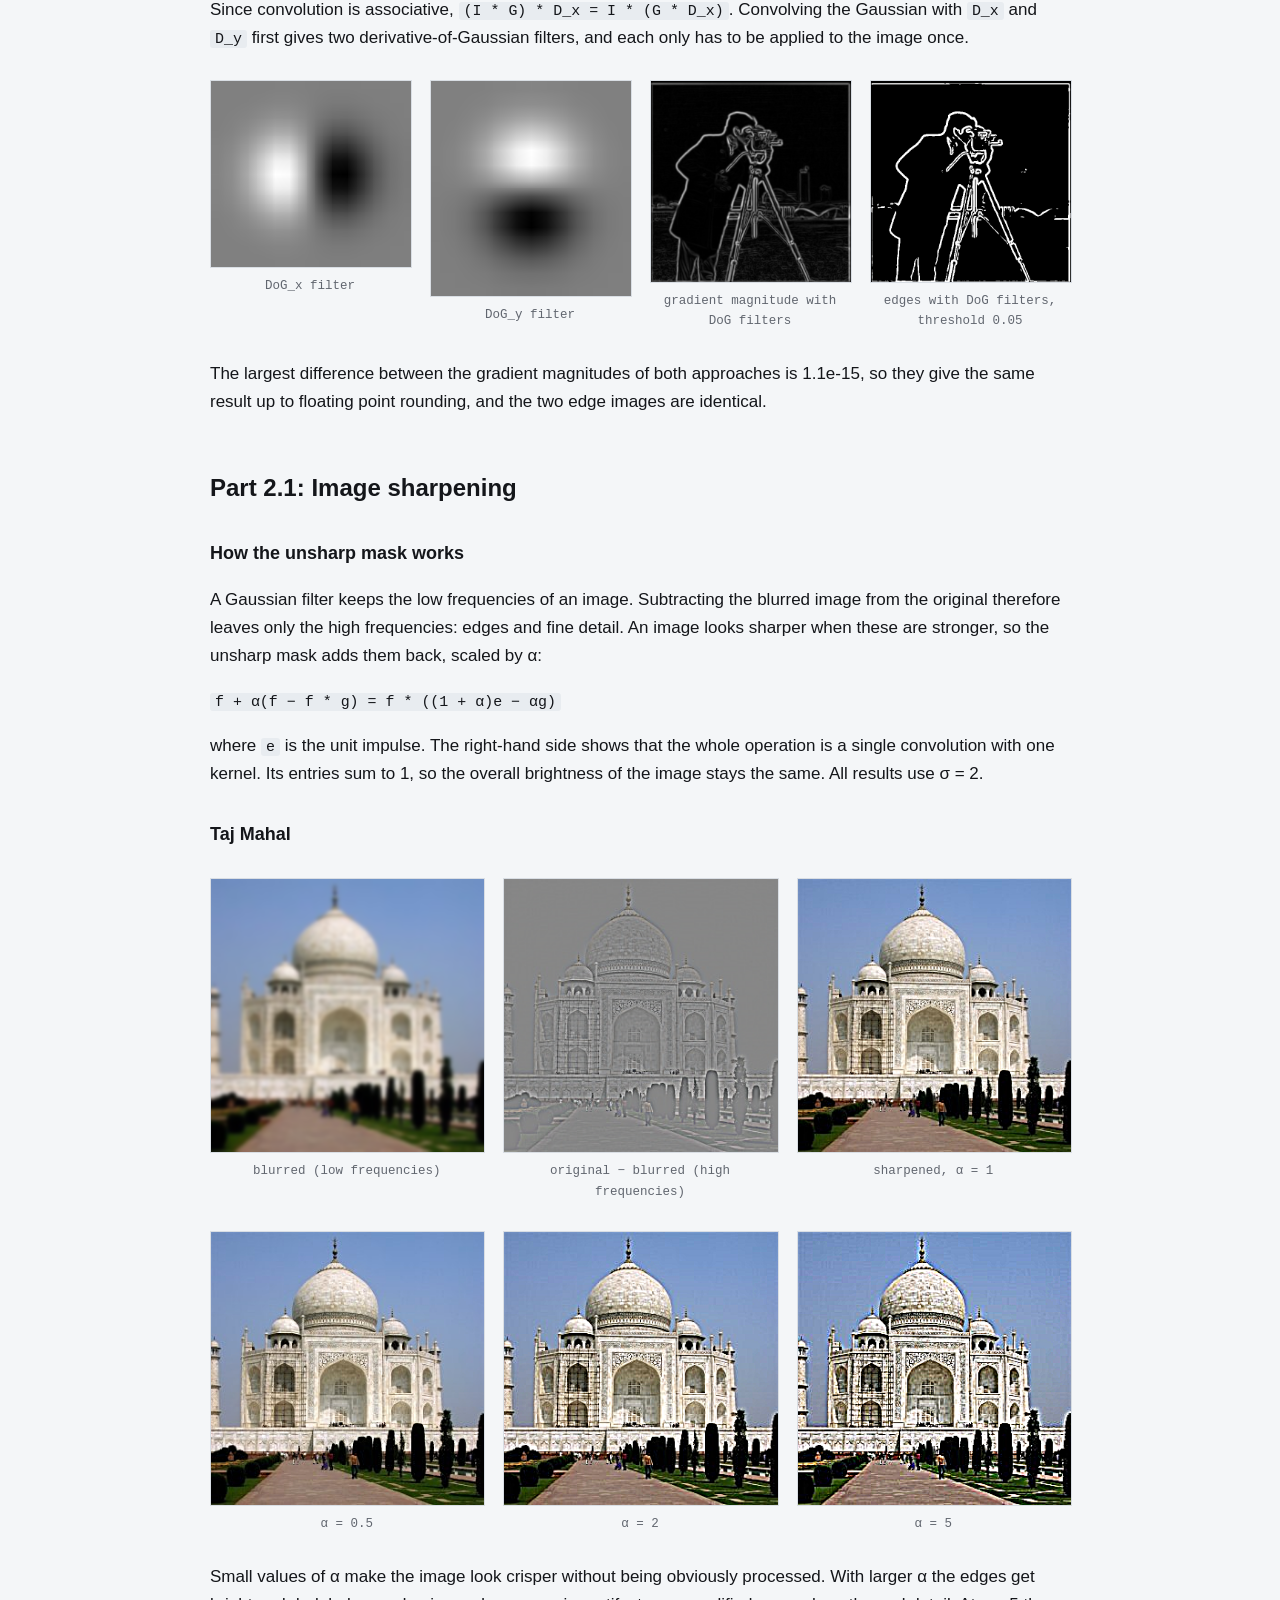
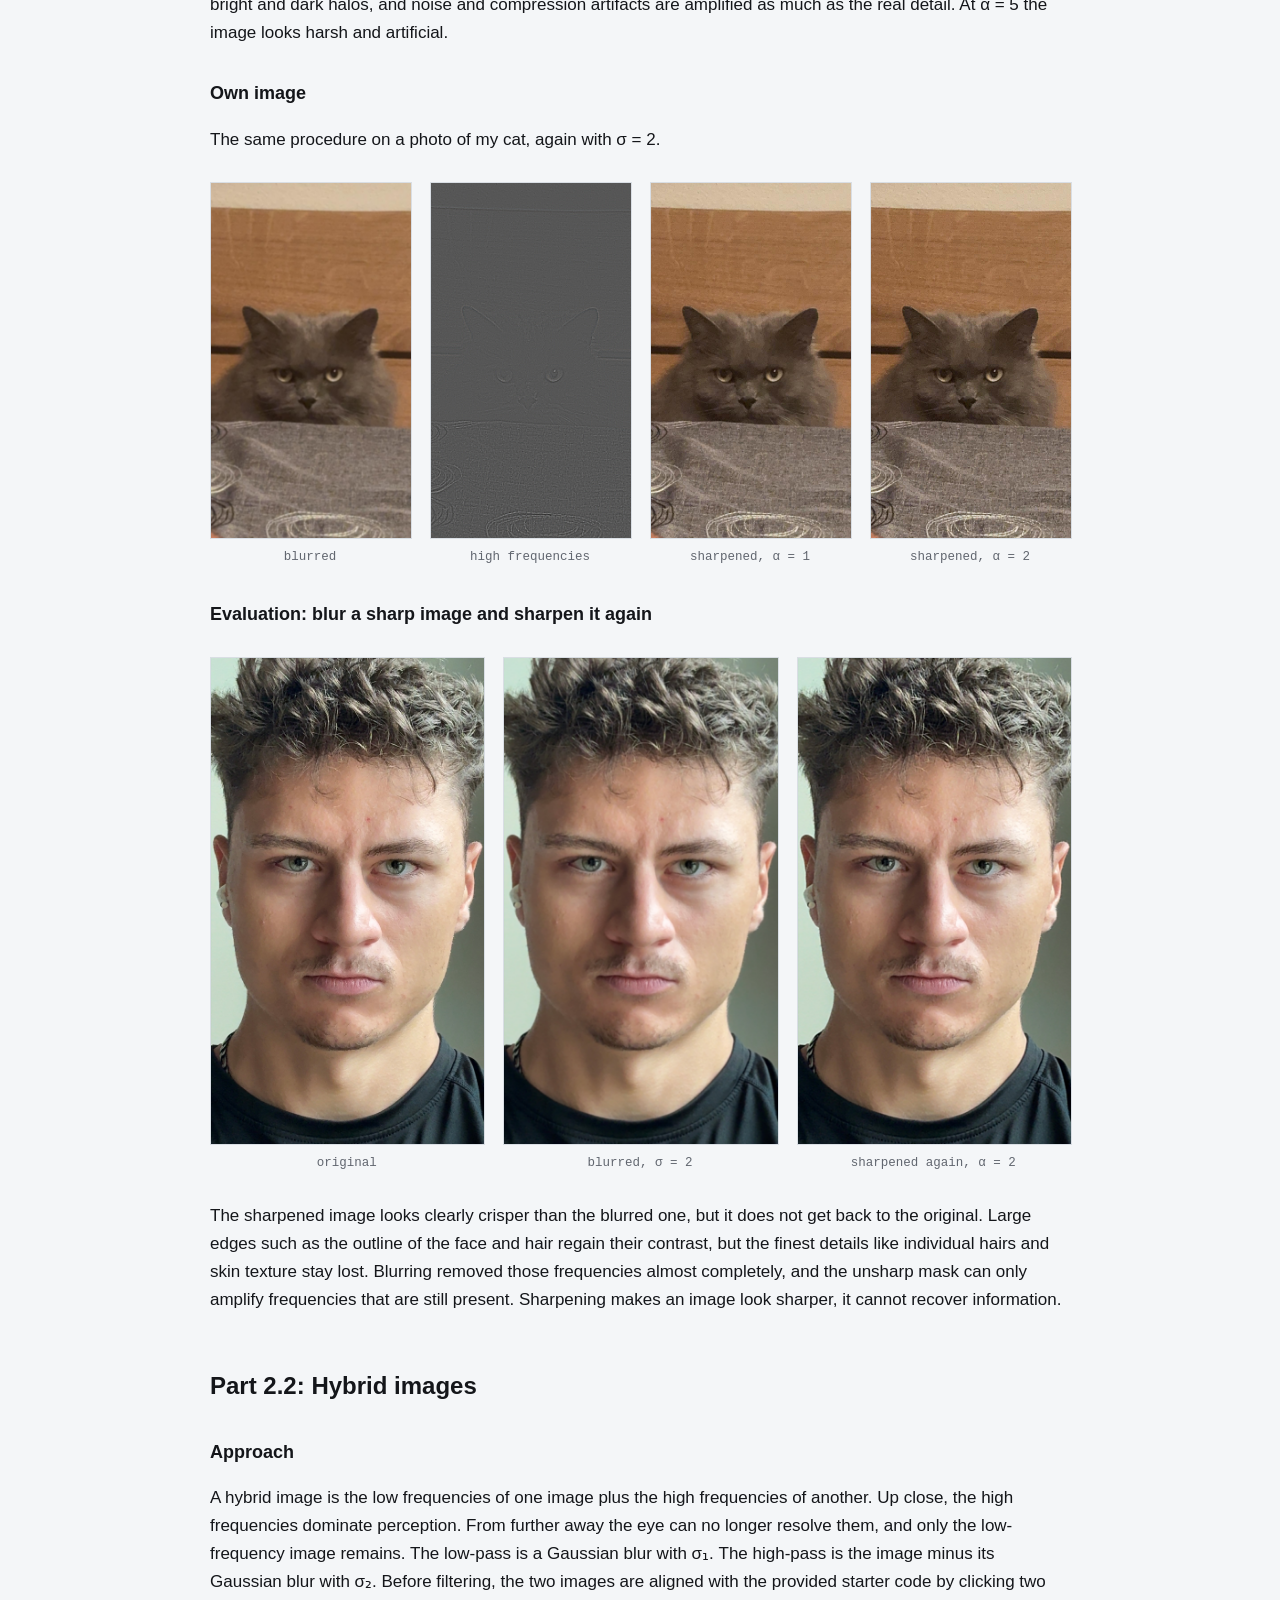
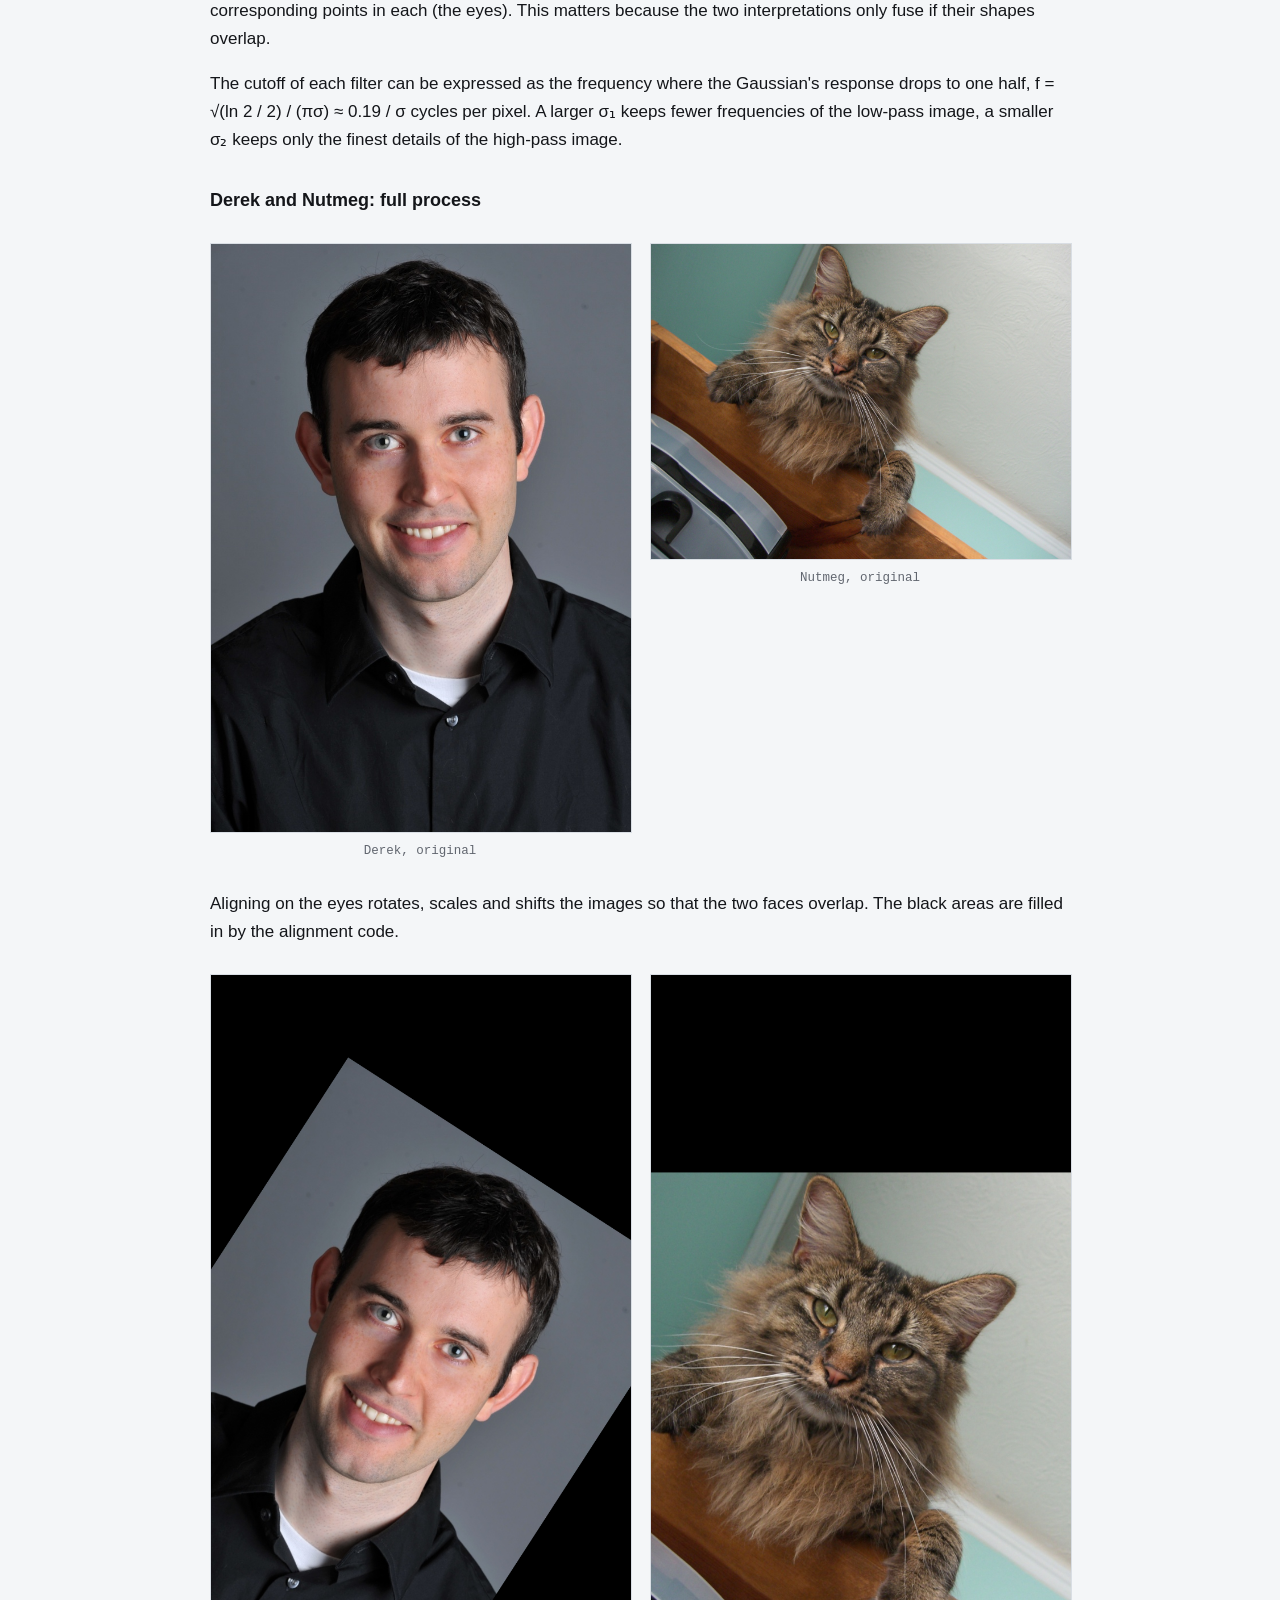
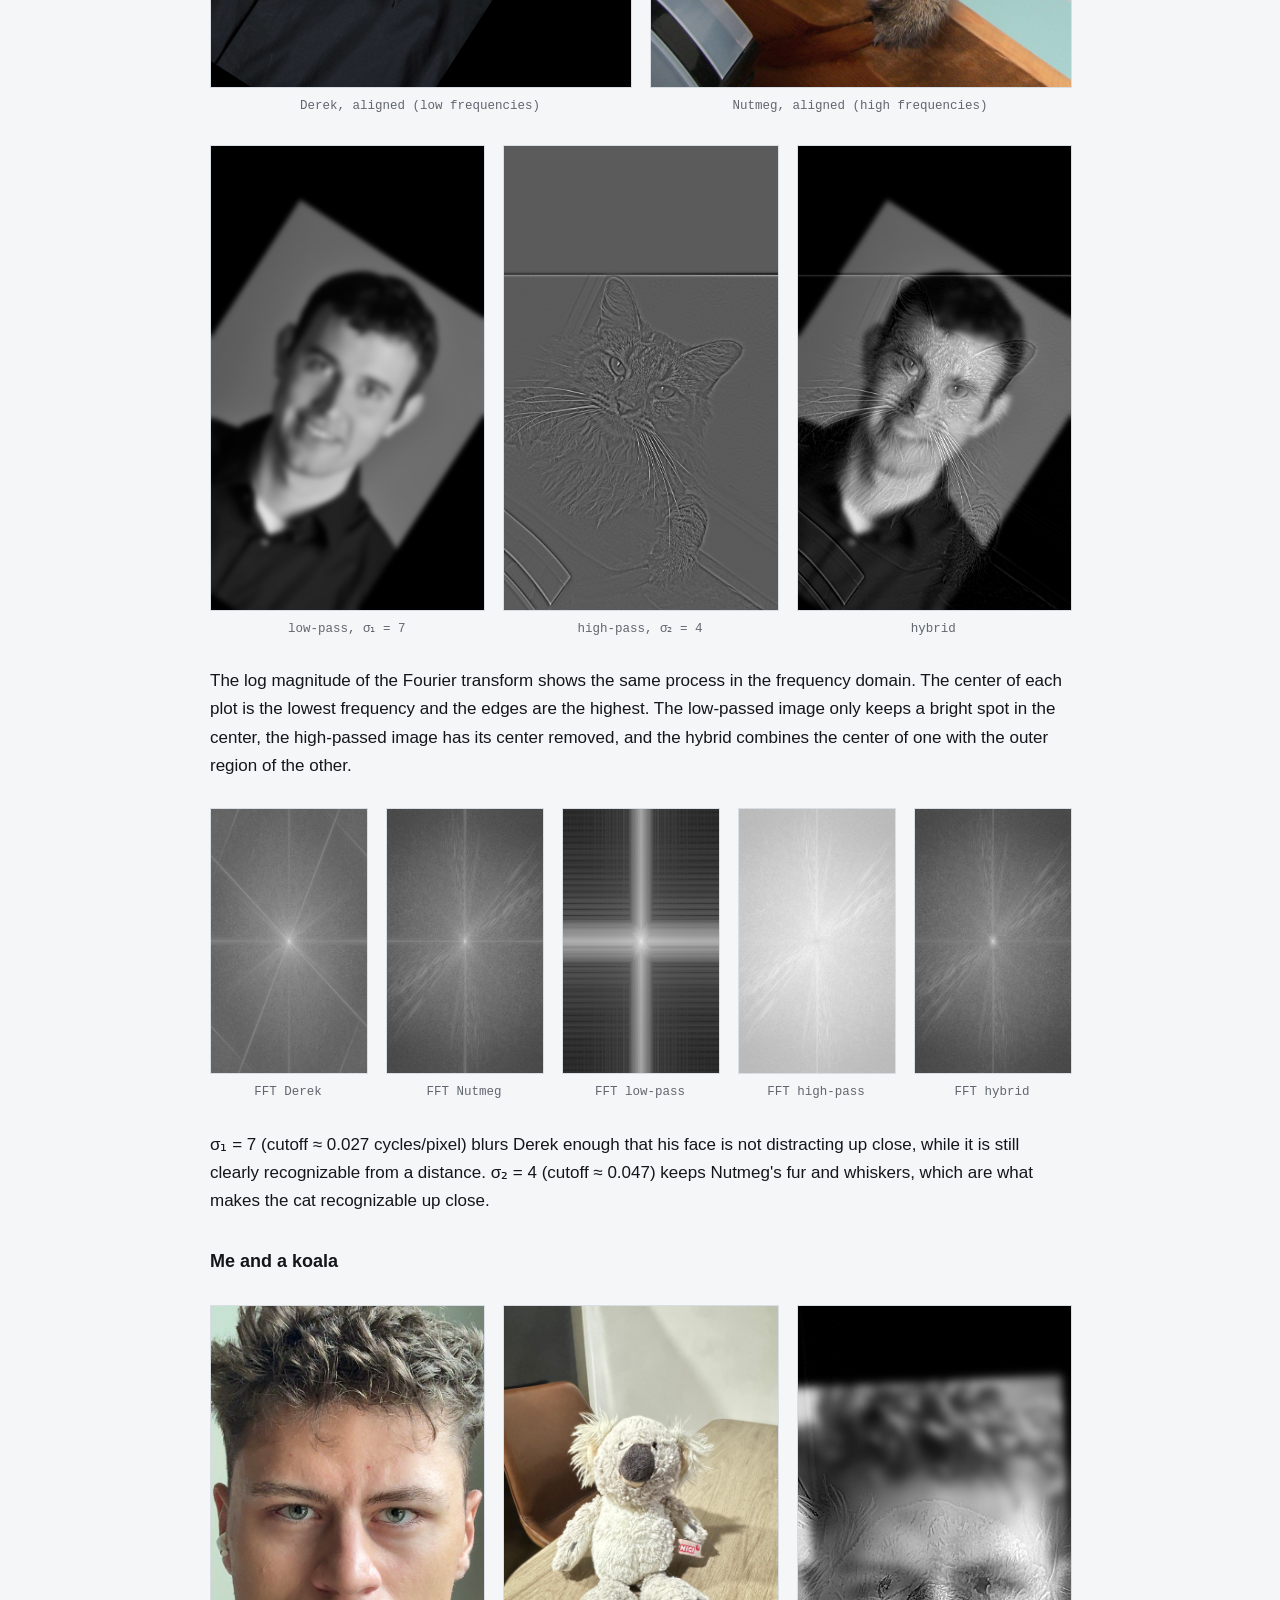
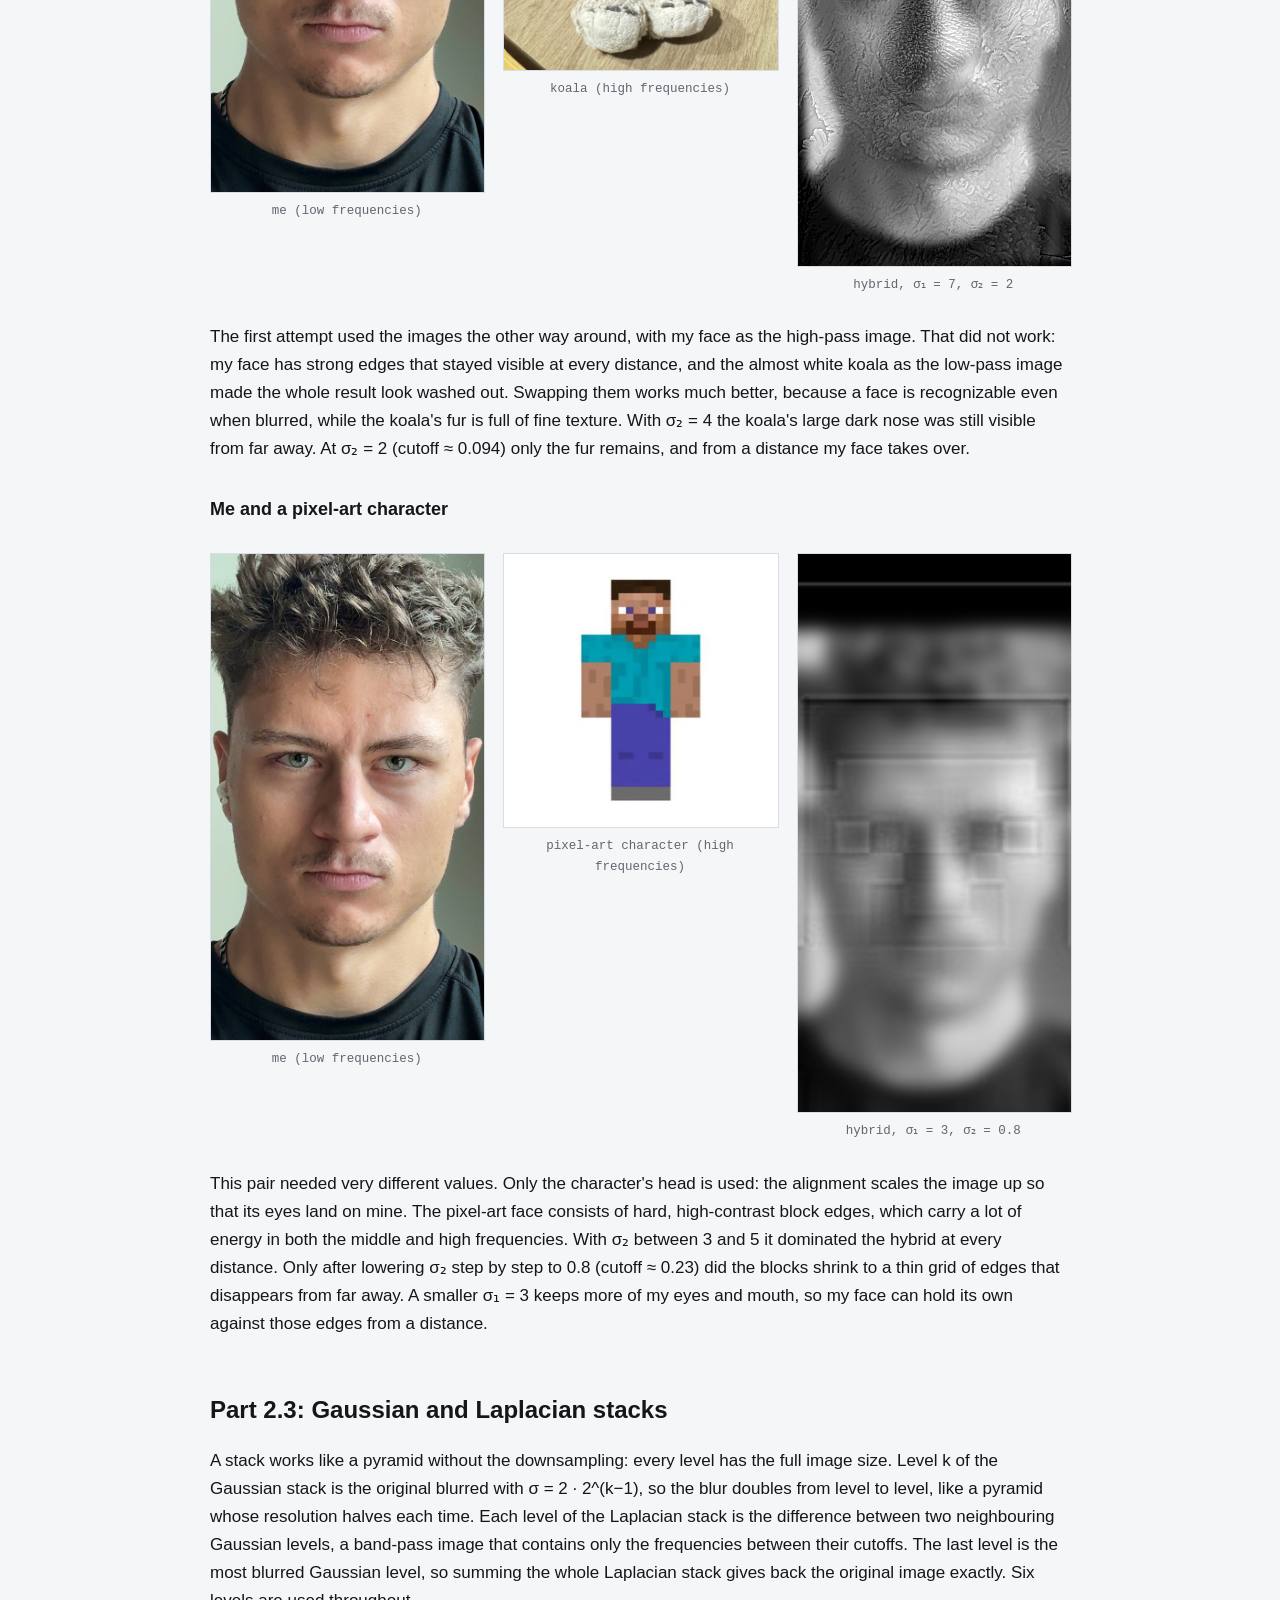
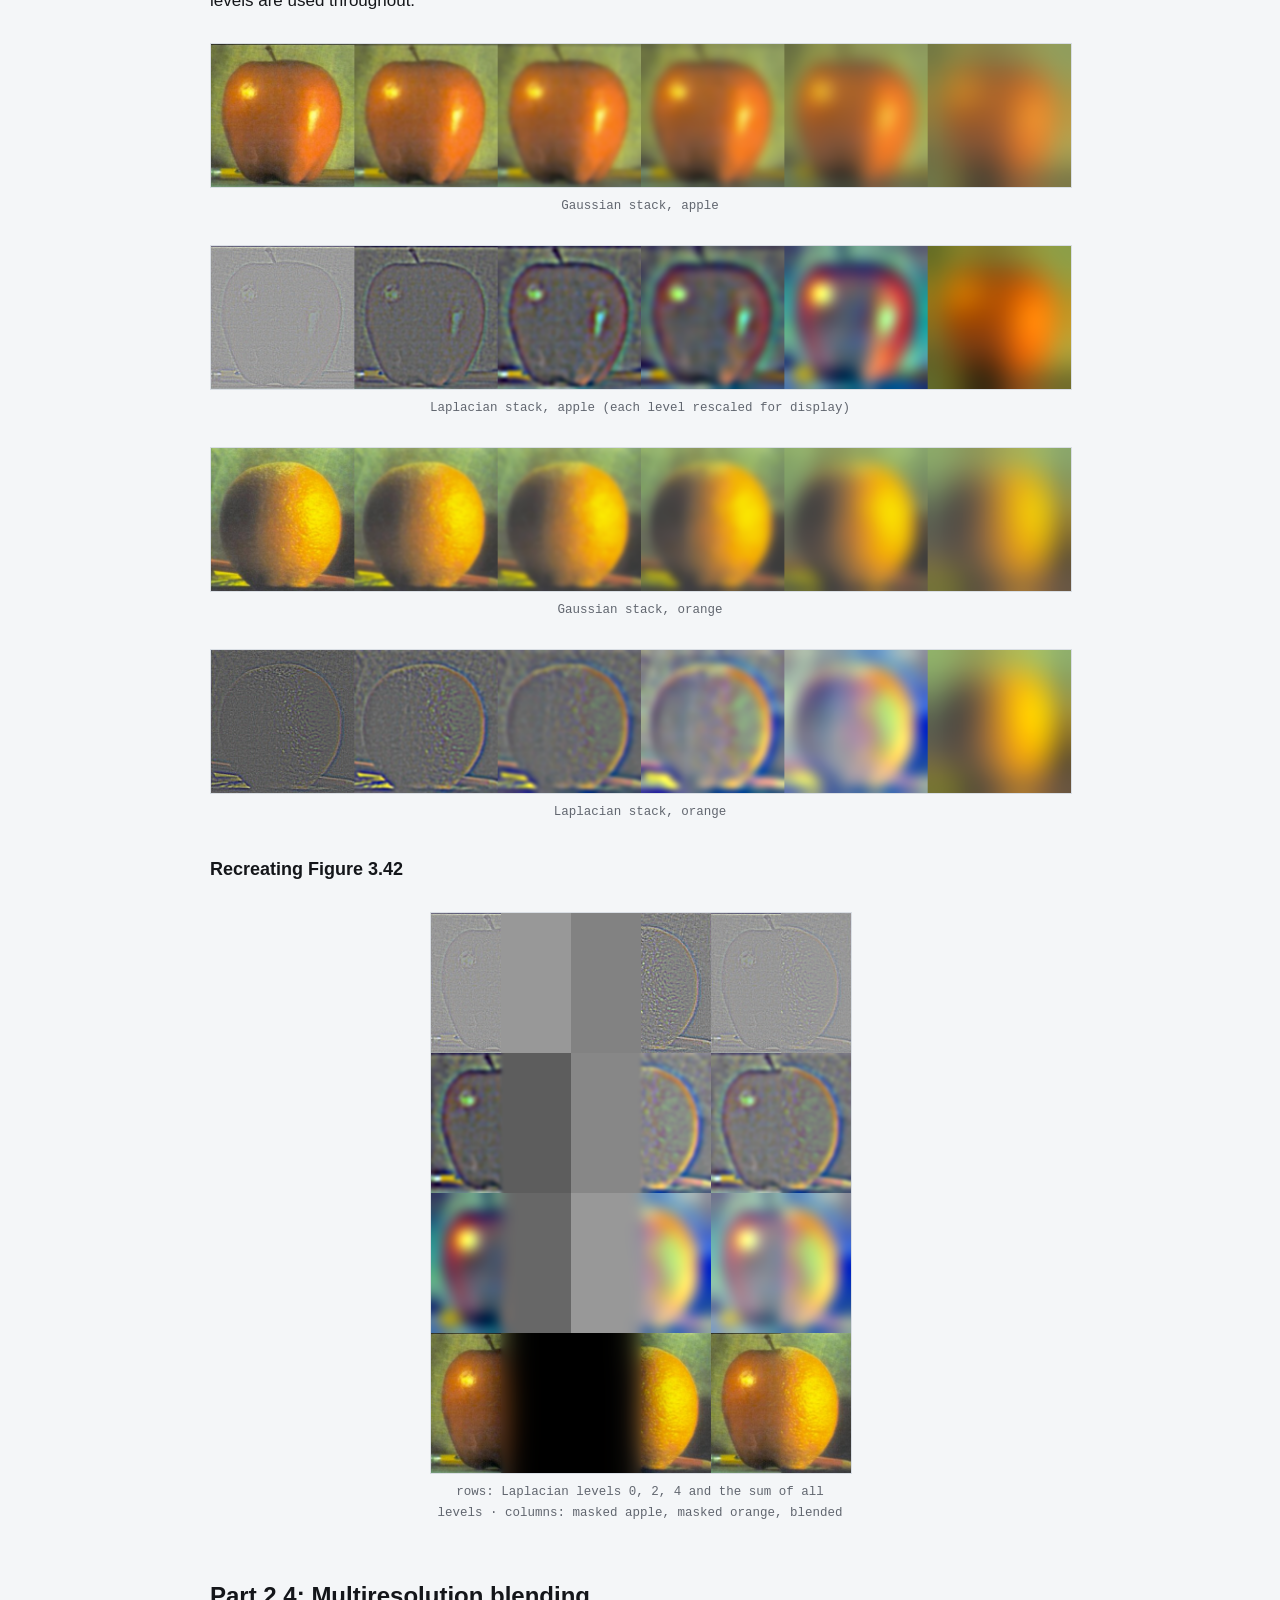
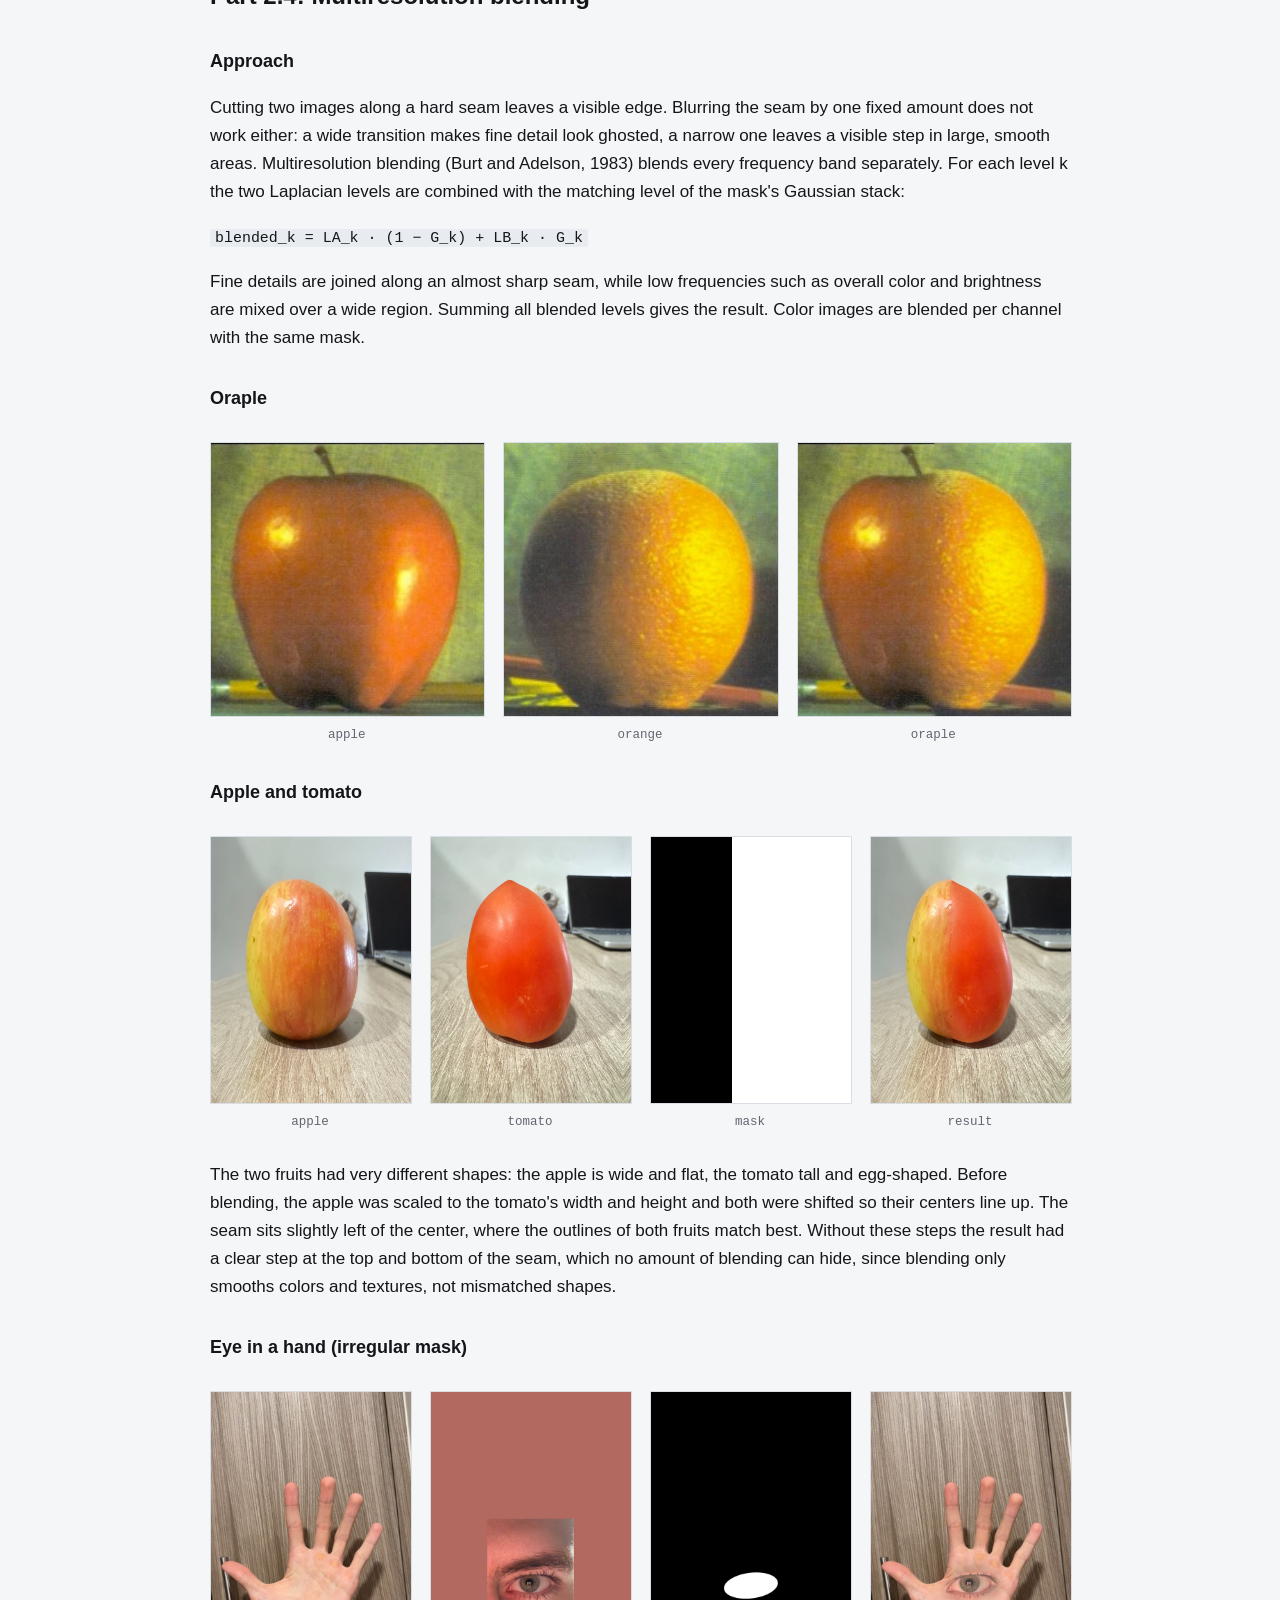
<file: 2/index.html>
<!DOCTYPE html>
<html lang="en">
<head>
    <title>Project 2 — CS 180</title>
    <link rel="stylesheet" href="../style.css">
    <meta charset="utf-8">
</head>
<body>
<header>
    <p class="eyebrow">Project 02</p>
    <h1>Fun with Filters and Frequencies</h1>
</header>

<h2>Overview</h2>
<p>
    This project is about what filters do to an image and how that looks in the
    frequency domain. The first half builds 2D convolution from scratch and uses
    it with finite difference and Gaussian filters to find edges. The second half
    uses the same Gaussian as a low-pass filter for three applications:
    sharpening an image with an unsharp mask, building hybrid images that change
    when you look at them from further away, and blending two images across a
    seam with Gaussian and Laplacian stacks.
</p>

<!-- ============================================================ PART 1 -->

<h2>Part 1.1: Convolutions from scratch</h2>
<h3>Approach</h3>
<p>
    A convolution flips the kernel horizontally and vertically, slides it over
    the image and, at every position, multiplies the kernel with the pixels
    underneath and sums the result. To get an output with the same size as the
    input ("same" mode), the image is first zero-padded: <code>kh - 1</code>
    extra rows and <code>kw - 1</code> extra columns in total, with
    <code>kh // 2</code> rows on top and <code>kw // 2</code> columns on the
    left. That split puts the extra pixel of an even-sized kernel such as
    <code>D_x = [1, -1]</code> on the same side as
    <code>scipy.signal.convolve2d</code> does, so the results match exactly.
</p>

<pre><code>def zero_padding(image, kernel_height, kernel_width):
    top, left = kernel_height // 2, kernel_width // 2
    padded = np.zeros((image.shape[0] + kernel_height - 1,
                       image.shape[1] + kernel_width - 1))
    padded[top:top + image.shape[0], left:left + image.shape[1]] = image
    return padded</code></pre>

<p>
    The first version uses four loops: two over the output pixels and two over
    the kernel entries.
</p>

<pre><code>def convolution_four_loops(image, kernel):
    kernel = np.flip(kernel)
    kernel_height, kernel_width = kernel.shape
    padded = zero_padding(image, kernel_height, kernel_width)
    output = np.zeros(image.shape)
    for i in range(image.shape[0]):
        for j in range(image.shape[1]):
            result = 0
            for k in range(kernel_height):
                for l in range(kernel_width):
                    result += padded[i + k, j + l] * kernel[k, l]
            output[i, j] = result
    return output</code></pre>

<p>
    The second version replaces the two inner loops with a single numpy
    operation: it cuts out the window under the kernel and sums its element-wise
    product with the kernel.
</p>

<pre><code>def convolution_two_loops(image, kernel):
    kernel = np.flip(kernel)
    kernel_height, kernel_width = kernel.shape
    padded = zero_padding(image, kernel_height, kernel_width)
    output = np.zeros(image.shape)
    for i in range(image.shape[0]):
        for j in range(image.shape[1]):
            window = padded[i:i + kernel_height, j:j + kernel_width]
            output[i, j] = np.sum(window * kernel)
    return output</code></pre>

<h3>Comparison with scipy</h3>
<table>
    <tr><th>Implementation</th><th>Time (9×9 box filter)</th><th>Max difference to scipy</th></tr>
    <tr><td>Four loops</td><td>1.34s</td><td>~1e-15</td></tr>
    <tr><td>Two loops</td><td>0.17s</td><td>~5.6e-16</td></tr>
    <tr><td>scipy.signal.convolve2d</td><td>0.01s</td><td>0</td></tr>
</table>
<p class="caption-note">Grayscale selfie resized to 200 pixels wide, "same" mode, zero padding.</p>
<p>
    All three give the same result up to floating point rounding. The four-loop
    version is by far the slowest because every single multiplication is a
    Python operation. The two-loop version is several times faster because the
    work inside the loop is one vectorized numpy call instead of 81 Python
    operations. scipy is faster again by orders of magnitude, since the whole
    convolution runs in compiled code. This is also why the selfie was resized
    before timing: at full phone resolution the four-loop version would run for
    many minutes.
</p>
<p>
    With zero padding, pixels near the border are averaged with zeros that are
    not part of the image, so the box-filtered result gets a dark frame around
    the edge. scipy with its default <code>boundary="fill"</code> does exactly
    the same. Mirroring the image at the border
    (<code>boundary="symm"</code>) avoids this and is used from Part 1.2 on.
</p>

<h3>Results</h3>
<div class="grid">
    <figure>
        <img src="output%20images/1_1_selfie_gray.png" alt="">
        <figcaption>grayscale selfie</figcaption>
    </figure>
    <figure>
        <img src="output%20images/1_1_box.png" alt="">
        <figcaption>9×9 box filter</figcaption>
    </figure>
    <figure>
        <img src="output%20images/1_1_D_x.png" alt="">
        <figcaption>D_x</figcaption>
    </figure>
    <figure>
        <img src="output%20images/1_1_D_y.png" alt="">
        <figcaption>D_y</figcaption>
    </figure>
</div>
<p>
    The derivative images have negative values, so they are rescaled to [0, 1]
    for display: gray means no change, bright and dark mean an increase or a
    decrease in brightness. <code>D_x</code> responds to vertical edges and
    <code>D_y</code> to horizontal ones.
</p>

<h2>Part 1.2: Finite difference operator</h2>
<p>
    Convolving the cameraman image with <code>D_x</code> and <code>D_y</code>
    gives the partial derivatives in x and y. The gradient magnitude combines
    them as <code>sqrt(dx² + dy²)</code>, which is large wherever the brightness
    changes quickly in any direction. Thresholding the magnitude turns it into a
    binary edge image.
</p>
<div class="grid">
    <figure>
        <img src="output%20images/1_2_dx.png" alt="">
        <figcaption>dI/dx</figcaption>
    </figure>
    <figure>
        <img src="output%20images/1_2_dy.png" alt="">
        <figcaption>dI/dy</figcaption>
    </figure>
    <figure>
        <img src="output%20images/1_2_magnitude.png" alt="">
        <figcaption>gradient magnitude</figcaption>
    </figure>
    <figure>
        <img src="output%20images/1_2_edges.png" alt="">
        <figcaption>edges, threshold 0.2</figcaption>
    </figure>
</div>

<h3>Choosing the threshold</h3>
<div class="grid">
    <figure>
        <img src="output%20images/1_2_edges_threshold0.10.png" alt="">
        <figcaption>0.10</figcaption>
    </figure>
    <figure>
        <img src="output%20images/1_2_edges_threshold0.20.png" alt="">
        <figcaption>0.20</figcaption>
    </figure>
    <figure>
        <img src="output%20images/1_2_edges_threshold0.30.png" alt="">
        <figcaption>0.30</figcaption>
    </figure>
</div>
<p>
    At 0.1 the grass in the lower half turns into a field of noise and the
    buildings in the background break up into many small fragments. At 0.3 the
    grass is clean, but the tripod legs and the outline of the coat start to
    get gaps. A threshold of 0.2 is the compromise: most of the grass noise is
    gone while the silhouette, the camera and the tripod stay connected. Some
    noise in the grass remains, because a two-pixel difference filter reacts to
    every small change in brightness.
</p>
<p>
    The thin line along the top and right border is not caused by the
    convolution (the image is mirrored at the border). It is a light strip that
    is part of the provided cameraman image itself.
</p>

<h2>Part 1.3: Derivative of Gaussian (DoG) filter</h2>
<h3>Blur first, then differentiate</h3>
<p>
    The 2D Gaussian is the outer product of a 1D kernel from
    <code>cv2.getGaussianKernel</code> with itself. With σ = 2 the kernel is
    13×13 (±3σ). Blurring the image before taking finite differences removes
    most of the fine noise, so the same procedure as in 1.2 gives much cleaner
    edges.
</p>
<div class="grid">
    <figure>
        <img src="output%20images/1_3_blurred.png" alt="">
        <figcaption>blurred, σ = 2</figcaption>
    </figure>
    <figure>
        <img src="output%20images/1_3_blur_magnitude.png" alt="">
        <figcaption>gradient magnitude of the blurred image</figcaption>
    </figure>
    <figure>
        <img src="output%20images/1_3_blur_edges.png" alt="">
        <figcaption>edges of the blurred image, threshold 0.05</figcaption>
    </figure>
</div>
<p>
    Compared to 1.2, the grass noise is almost completely gone and the edges are
    smooth, continuous lines instead of jagged pixel steps. The price is that
    they are thicker and slightly less precisely located, and very fine details
    disappear together with the noise. Because blurring also lowers the
    gradient values overall, a much lower threshold (0.05 instead of 0.2) is
    needed.
</p>

<h3>One convolution with DoG filters</h3>
<p>
    Since convolution is associative, <code>(I * G) * D_x = I * (G * D_x)</code>.
    Convolving the Gaussian with <code>D_x</code> and <code>D_y</code> first
    gives two derivative-of-Gaussian filters, and each only has to be applied to
    the image once.
</p>
<div class="grid">
    <figure>
        <img src="output%20images/1_3_dog_x.png" alt="">
        <figcaption>DoG_x filter</figcaption>
    </figure>
    <figure>
        <img src="output%20images/1_3_dog_y.png" alt="">
        <figcaption>DoG_y filter</figcaption>
    </figure>
    <figure>
        <img src="output%20images/1_3_dog_magnitude.png" alt="">
        <figcaption>gradient magnitude with DoG filters</figcaption>
    </figure>
    <figure>
        <img src="output%20images/1_3_dog_edges.png" alt="">
        <figcaption>edges with DoG filters, threshold 0.05</figcaption>
    </figure>
</div>
<p>
    The largest difference between the gradient magnitudes of both approaches is
    1.1e-15, so they give the same result up to floating point rounding, and the
    two edge images are identical.
</p>

<!-- ============================================================ PART 2 -->

<h2>Part 2.1: Image sharpening</h2>
<h3>How the unsharp mask works</h3>
<p>
    A Gaussian filter keeps the low frequencies of an image. Subtracting the
    blurred image from the original therefore leaves only the high frequencies:
    edges and fine detail. An image looks sharper when these are stronger, so
    the unsharp mask adds them back, scaled by α:
</p>
<p>
    <code>f + α(f − f * g) = f * ((1 + α)e − αg)</code>
</p>
<p>
    where <code>e</code> is the unit impulse. The right-hand side shows that the
    whole operation is a single convolution with one kernel. Its entries sum to
    1, so the overall brightness of the image stays the same. All results use
    σ = 2.
</p>

<h3>Taj Mahal</h3>
<div class="grid">
    <figure>
        <img src="output%20images/2_1_taj_blurred.png" alt="">
        <figcaption>blurred (low frequencies)</figcaption>
    </figure>
    <figure>
        <img src="output%20images/2_1_taj_details.png" alt="">
        <figcaption>original − blurred (high frequencies)</figcaption>
    </figure>
    <figure>
        <img src="output%20images/2_1_taj_alpha1.png" alt="">
        <figcaption>sharpened, α = 1</figcaption>
    </figure>
</div>
<div class="grid">
    <figure>
        <img src="output%20images/2_1_taj_alpha0.5.png" alt="">
        <figcaption>α = 0.5</figcaption>
    </figure>
    <figure>
        <img src="output%20images/2_1_taj_alpha2.png" alt="">
        <figcaption>α = 2</figcaption>
    </figure>
    <figure>
        <img src="output%20images/2_1_taj_alpha5.png" alt="">
        <figcaption>α = 5</figcaption>
    </figure>
</div>
<p>
    Small values of α make the image look crisper without being obviously
    processed. With larger α the edges get bright and dark halos, and noise and
    compression artifacts are amplified as much as the real detail. At α = 5 the
    image looks harsh and artificial.
</p>

<h3>Own image</h3>
<p>
    The same procedure on a photo of my cat, again with σ = 2.
</p>
<div class="grid">
    <figure>
        <img src="output%20images/2_1_blurry_blurred.png" alt="">
        <figcaption>blurred</figcaption>
    </figure>
    <figure>
        <img src="output%20images/2_1_blurry_details.png" alt="">
        <figcaption>high frequencies</figcaption>
    </figure>
    <figure>
        <img src="output%20images/2_1_blurry_alpha1.png" alt="">
        <figcaption>sharpened, α = 1</figcaption>
    </figure>
    <figure>
        <img src="output%20images/2_1_blurry_alpha2.png" alt="">
        <figcaption>sharpened, α = 2</figcaption>
    </figure>
</div>

<h3>Evaluation: blur a sharp image and sharpen it again</h3>
<div class="grid">
    <figure>
        <img src="input%20images/selfie.png" alt="">
        <figcaption>original</figcaption>
    </figure>
    <figure>
        <img src="output%20images/2_1_eval_blurred.png" alt="">
        <figcaption>blurred, σ = 2</figcaption>
    </figure>
    <figure>
        <img src="output%20images/2_1_eval_resharpened.png" alt="">
        <figcaption>sharpened again, α = 2</figcaption>
    </figure>
</div>
<p>
    The sharpened image looks clearly crisper than the blurred one, but it does
    not get back to the original. Large edges such as the outline of the face
    and hair regain their contrast, but the finest details like individual hairs
    and skin texture stay lost. Blurring removed those frequencies almost
    completely, and the unsharp mask can only amplify frequencies that are still
    present. Sharpening makes an image look sharper, it cannot recover
    information.
</p>

<h2>Part 2.2: Hybrid images</h2>
<h3>Approach</h3>
<p>
    A hybrid image is the low frequencies of one image plus the high frequencies
    of another. Up close, the high frequencies dominate perception. From further
    away the eye can no longer resolve them, and only the low-frequency image
    remains. The low-pass is a Gaussian blur with σ₁. The high-pass is the image
    minus its Gaussian blur with σ₂. Before filtering, the two images are
    aligned with the provided starter code by clicking two corresponding points
    in each (the eyes). This matters because the two interpretations only fuse
    if their shapes overlap.
</p>
<p>
    The cutoff of each filter can be expressed as the frequency where the
    Gaussian's response drops to one half, f = √(ln 2 / 2) / (πσ) ≈ 0.19 / σ
    cycles per pixel. A larger σ₁ keeps fewer frequencies of the low-pass image,
    a smaller σ₂ keeps only the finest details of the high-pass image.
</p>

<h3>Derek and Nutmeg: full process</h3>
<div class="grid">
    <figure>
        <img src="input%20images/DerekPicture.jpg" alt="">
        <figcaption>Derek, original</figcaption>
    </figure>
    <figure>
        <img src="input%20images/nutmeg.jpg" alt="">
        <figcaption>Nutmeg, original</figcaption>
    </figure>
</div>
<p>
    Aligning on the eyes rotates, scales and shifts the images so that the two
    faces overlap. The black areas are filled in by the alignment code.
</p>
<div class="grid">
    <figure>
        <img src="output%20images/2_2_hybrid0_aligned_1.png" alt="">
        <figcaption>Derek, aligned (low frequencies)</figcaption>
    </figure>
    <figure>
        <img src="output%20images/2_2_hybrid0_aligned_2.png" alt="">
        <figcaption>Nutmeg, aligned (high frequencies)</figcaption>
    </figure>
</div>
<div class="grid">
    <figure>
        <img src="output%20images/2_2_low.png" alt="">
        <figcaption>low-pass, σ₁ = 7</figcaption>
    </figure>
    <figure>
        <img src="output%20images/2_2_high.png" alt="">
        <figcaption>high-pass, σ₂ = 4</figcaption>
    </figure>
    <figure>
        <img src="output%20images/2_2_hybrid0.png" alt="">
        <figcaption>hybrid</figcaption>
    </figure>
</div>
<p>
    The log magnitude of the Fourier transform shows the same process in the
    frequency domain. The center of each plot is the lowest frequency and the
    edges are the highest. The low-passed image only keeps a bright spot in the
    center, the high-passed image has its center removed, and the hybrid
    combines the center of one with the outer region of the other.
</p>
<div class="grid">
    <figure>
        <img src="output%20images/2_2_fft_image_1.png" alt="">
        <figcaption>FFT Derek</figcaption>
    </figure>
    <figure>
        <img src="output%20images/2_2_fft_image_2.png" alt="">
        <figcaption>FFT Nutmeg</figcaption>
    </figure>
    <figure>
        <img src="output%20images/2_2_fft_low.png" alt="">
        <figcaption>FFT low-pass</figcaption>
    </figure>
    <figure>
        <img src="output%20images/2_2_fft_high.png" alt="">
        <figcaption>FFT high-pass</figcaption>
    </figure>
    <figure>
        <img src="output%20images/2_2_fft_hybrid.png" alt="">
        <figcaption>FFT hybrid</figcaption>
    </figure>
</div>
<p>
    σ₁ = 7 (cutoff ≈ 0.027 cycles/pixel) blurs Derek enough that his face is not
    distracting up close, while it is still clearly recognizable from a
    distance. σ₂ = 4 (cutoff ≈ 0.047) keeps Nutmeg's fur and whiskers, which are
    what makes the cat recognizable up close.
</p>

<h3>Me and a koala</h3>
<div class="grid">
    <figure>
        <img src="input%20images/hybrid1_1.png" alt="">
        <figcaption>me (low frequencies)</figcaption>
    </figure>
    <figure>
        <img src="input%20images/hybrid1_2.jpeg" alt="">
        <figcaption>koala (high frequencies)</figcaption>
    </figure>
    <figure>
        <img src="output%20images/2_2_hybrid1.png" alt="">
        <figcaption>hybrid, σ₁ = 7, σ₂ = 2</figcaption>
    </figure>
</div>
<p>
    The first attempt used the images the other way around, with my face as the
    high-pass image. That did not work: my face has strong edges that stayed
    visible at every distance, and the almost white koala as the low-pass image
    made the whole result look washed out. Swapping them works much better,
    because a face is recognizable even when blurred, while the koala's fur is
    full of fine texture. With σ₂ = 4 the koala's large dark nose was still
    visible from far away. At σ₂ = 2 (cutoff ≈ 0.094) only the fur remains, and
    from a distance my face takes over.
</p>

<h3>Me and a pixel-art character</h3>
<div class="grid">
    <figure>
        <img src="input%20images/hybrid2_1.png" alt="">
        <figcaption>me (low frequencies)</figcaption>
    </figure>
    <figure>
        <img src="input%20images/hybrid2_2.jpg" alt="">
        <figcaption>pixel-art character (high frequencies)</figcaption>
    </figure>
    <figure>
        <img src="output%20images/2_2_hybrid2.png" alt="">
        <figcaption>hybrid, σ₁ = 3, σ₂ = 0.8</figcaption>
    </figure>
</div>
<p>
    This pair needed very different values. Only the character's head is used:
    the alignment scales the image up so that its eyes land on mine. The
    pixel-art face consists of hard,
    high-contrast block edges, which carry a lot of energy in both the middle
    and high frequencies. With σ₂ between 3 and 5 it dominated the hybrid at
    every distance. Only after lowering σ₂ step by step to 0.8
    (cutoff ≈ 0.23) did the blocks shrink to a thin grid of edges that disappears
    from far away. A smaller σ₁ = 3 keeps more of my eyes and mouth, so my face
    can hold its own against those edges from a distance.
</p>

<h2>Part 2.3: Gaussian and Laplacian stacks</h2>
<p>
    A stack works like a pyramid without the downsampling: every level has the
    full image size. Level k of the Gaussian stack is the original blurred with
    σ = 2 · 2^(k−1), so the blur doubles from level to level, like a pyramid
    whose resolution halves each time. Each level of the Laplacian stack is the
    difference between two neighbouring Gaussian levels, a band-pass image that
    contains only the frequencies between their cutoffs. The last level is the
    most blurred Gaussian level, so summing the whole Laplacian stack gives back
    the original image exactly. Six levels are used throughout.
</p>
<figure>
    <img src="output%20images/2_3_apple_gaussian.png" alt="">
    <figcaption>Gaussian stack, apple</figcaption>
</figure>
<figure>
    <img src="output%20images/2_3_apple_laplacian.png" alt="">
    <figcaption>Laplacian stack, apple (each level rescaled for display)</figcaption>
</figure>
<figure>
    <img src="output%20images/2_3_orange_gaussian.png" alt="">
    <figcaption>Gaussian stack, orange</figcaption>
</figure>
<figure>
    <img src="output%20images/2_3_orange_laplacian.png" alt="">
    <figcaption>Laplacian stack, orange</figcaption>
</figure>

<h3>Recreating Figure 3.42</h3>
<figure class="small">
    <img src="output%20images/2_3_figure_3_42.png" alt="">
    <figcaption>rows: Laplacian levels 0, 2, 4 and the sum of all levels ·
        columns: masked apple, masked orange, blended</figcaption>
</figure>

<h2>Part 2.4: Multiresolution blending</h2>
<h3>Approach</h3>
<p>
    Cutting two images along a hard seam leaves a visible edge. Blurring the
    seam by one fixed amount does not work either: a wide transition makes fine
    detail look ghosted, a narrow one leaves a visible step in large, smooth
    areas. Multiresolution blending (Burt and Adelson, 1983) blends every
    frequency band separately. For each level k the two Laplacian levels are
    combined with the matching level of the mask's Gaussian stack:
</p>
<p>
    <code>blended_k = LA_k · (1 − G_k) + LB_k · G_k</code>
</p>
<p>
    Fine details are joined along an almost sharp seam, while low frequencies
    such as overall color and brightness are mixed over a wide region. Summing
    all blended levels gives the result. Color images are blended per channel
    with the same mask.
</p>

<h3>Oraple</h3>
<div class="grid">
    <figure>
        <img src="input%20images/apple.jpeg" alt="">
        <figcaption>apple</figcaption>
    </figure>
    <figure>
        <img src="input%20images/orange.jpeg" alt="">
        <figcaption>orange</figcaption>
    </figure>
    <figure>
        <img src="output%20images/2_4_oraple.png" alt="">
        <figcaption>oraple</figcaption>
    </figure>
</div>

<h3>Apple and tomato</h3>
<div class="grid">
    <figure>
        <img src="input%20images/blend1_1.jpg" alt="">
        <figcaption>apple</figcaption>
    </figure>
    <figure>
        <img src="input%20images/blend1_2.jpg" alt="">
        <figcaption>tomato</figcaption>
    </figure>
    <figure>
        <img src="input%20images/blend1_mask.png" alt="">
        <figcaption>mask</figcaption>
    </figure>
    <figure>
        <img src="output%20images/2_4_blend_0.png" alt="">
        <figcaption>result</figcaption>
    </figure>
</div>
<p>
    The two fruits had very different shapes: the apple is wide and flat, the
    tomato tall and egg-shaped. Before blending, the apple was scaled to the
    tomato's width and height and both were shifted so their centers line up.
    The seam sits slightly left of the center, where the outlines of both fruits
    match best. Without these steps the result had a clear step at the top and
    bottom of the seam, which no amount of blending can hide, since blending
    only smooths colors and textures, not mismatched shapes.
</p>

<h3>Eye in a hand (irregular mask)</h3>
<div class="grid">
    <figure>
        <img src="input%20images/blend2_1.jpg" alt="">
        <figcaption>hand</figcaption>
    </figure>
    <figure>
        <img src="input%20images/blend2_2.jpg" alt="">
        <figcaption>eye</figcaption>
    </figure>
    <figure>
        <img src="input%20images/blend2_mask.png" alt="">
        <figcaption>mask</figcaption>
    </figure>
    <figure>
        <img src="output%20images/2_4_blend_1.png" alt="">
        <figcaption>result</figcaption>
    </figure>
</div>
<p>
    The eye photo was scaled, rotated and moved so that the eye sits in the
    middle of the palm, and the elliptical mask around it was moved the same
    way. Because the low frequencies are mixed over a wide area, the reddish
    skin around the eye fades into the lighter skin of the palm instead of
    ending at the edge of the ellipse, while the eyelashes stay sharp.
</p>

<h3>Laplacian stack of the blend</h3>
<figure class="small">
    <img src="output%20images/2_4_blend_1_process.png" alt="">
    <figcaption>rows: Laplacian levels 0, 2, 4 and the sum · columns: masked hand,
        masked eye, blended</figcaption>
</figure>
<p>
    At level 0 the mask is almost sharp, so the fine texture of the eyelashes
    and the lines of the palm are cut cleanly along the ellipse. At level 4 the
    mask is very wide, and the low-frequency colors of both images overlap over
    a large region. This is where the difference in skin tone is evened out.
</p>

<h2>What I learned</h2>
<p>
    The most important thing I learned is how much of an image's appearance
    depends on which frequencies you look at. Edges, sharpness, hybrid images
    and seamless blending are all the same idea underneath: separate the image
    into frequency bands with a Gaussian and treat the bands differently. The
    hybrid images made this very concrete: the same picture shows two different
    things depending only on how far away you stand.
</p>

<a class="back" href="../">All projects overview</a>

</body>
</html>
</file>
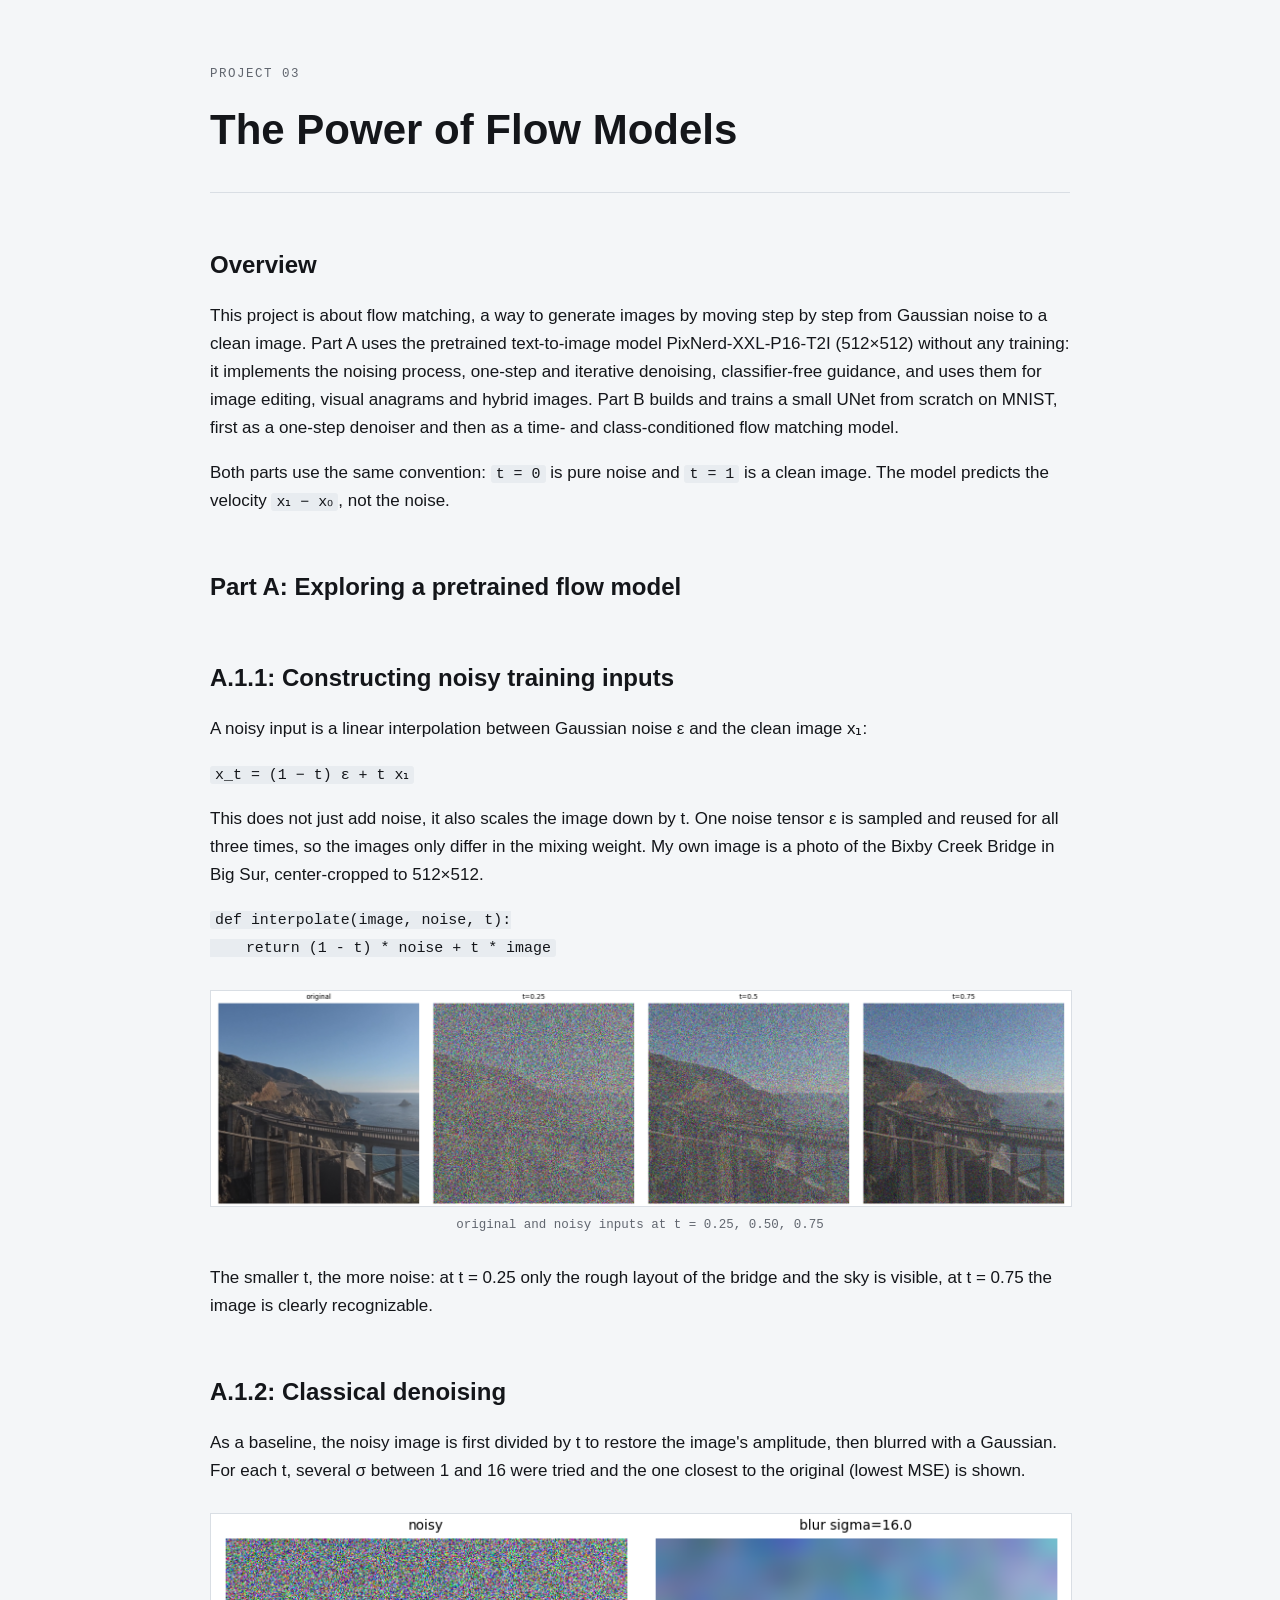
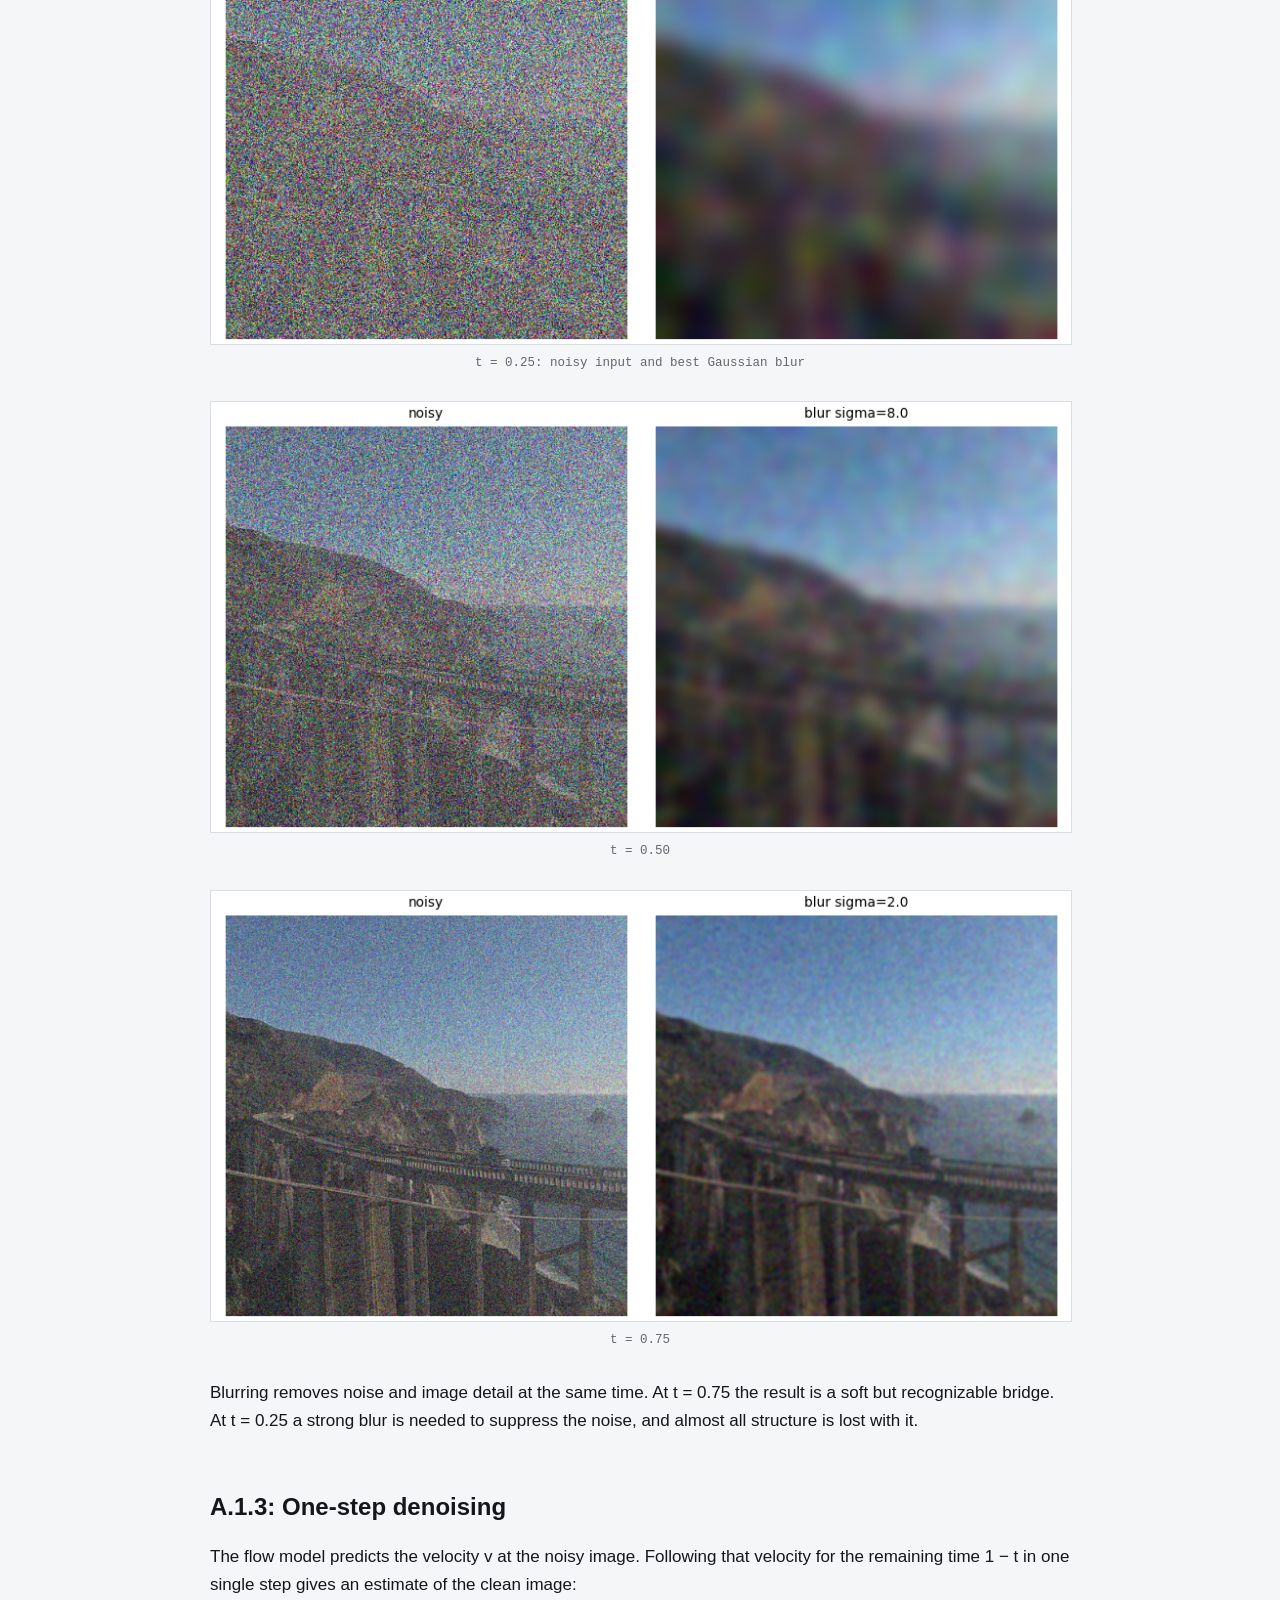
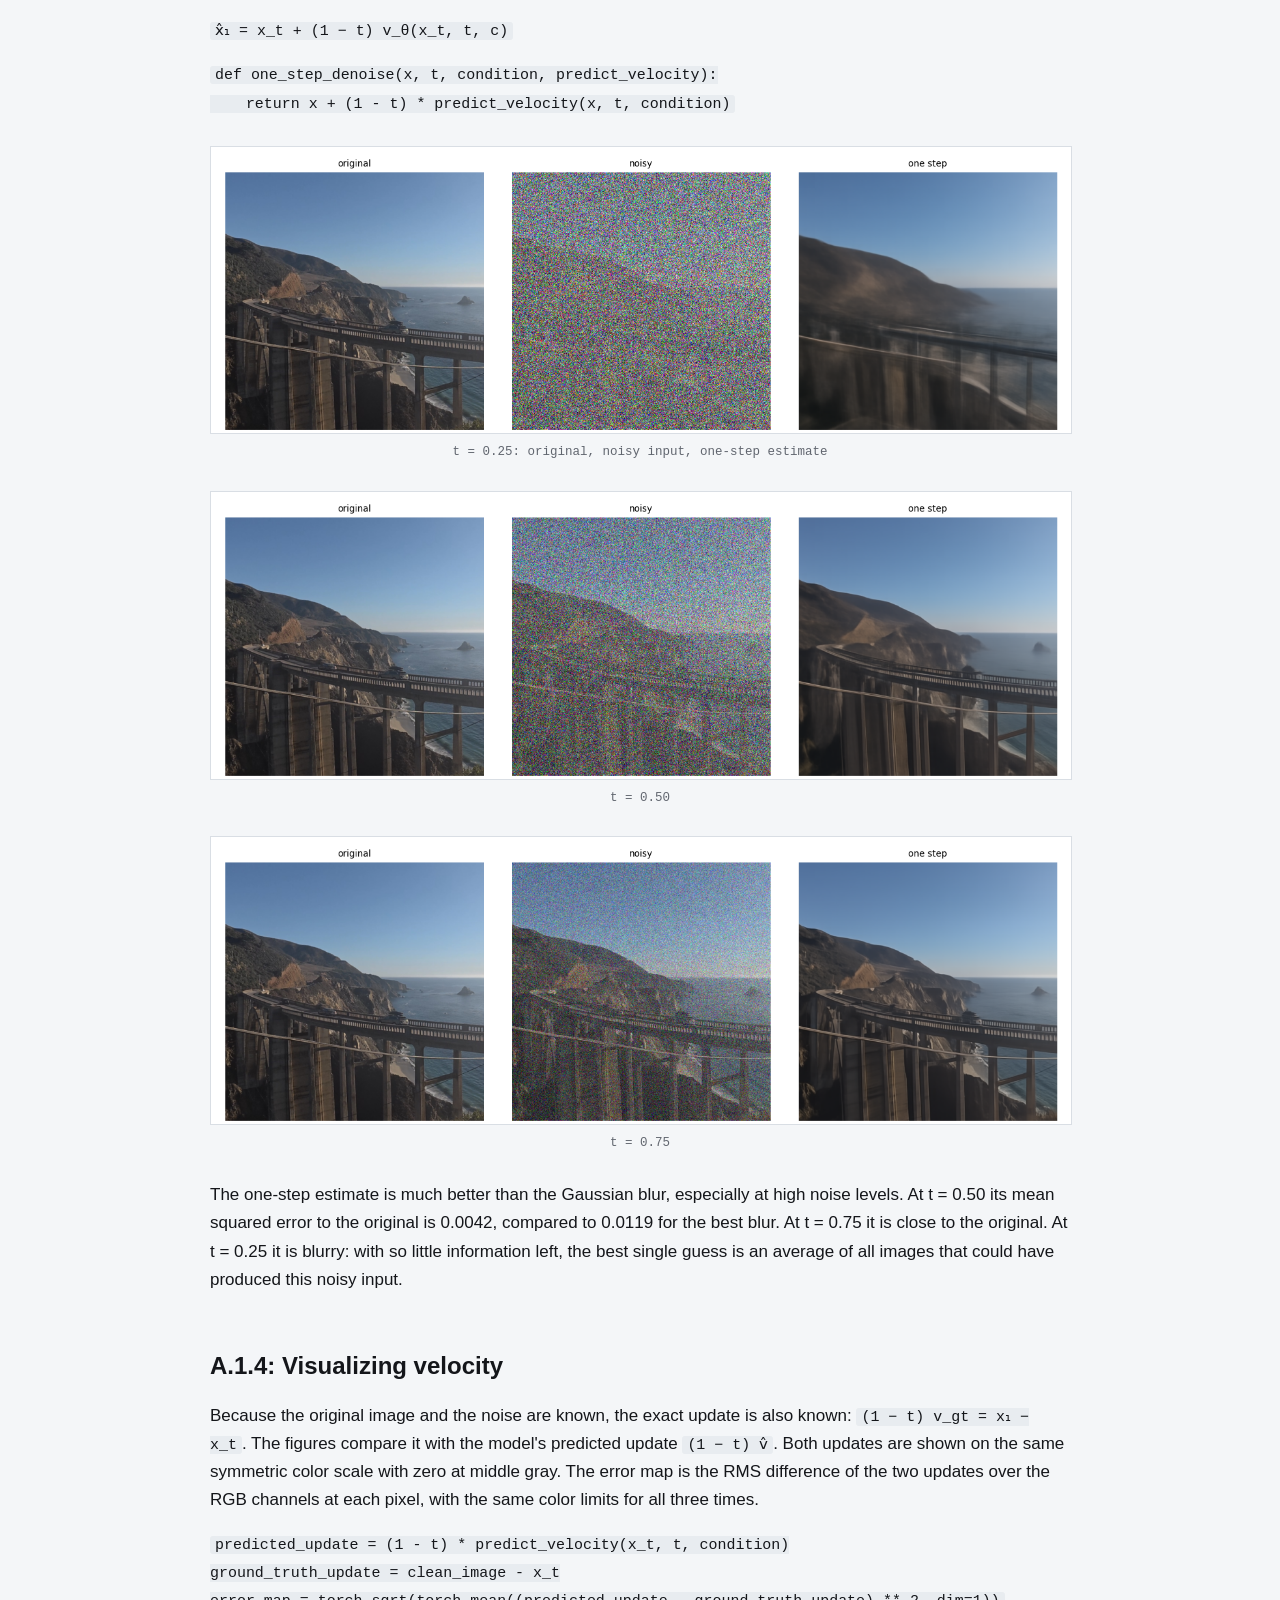
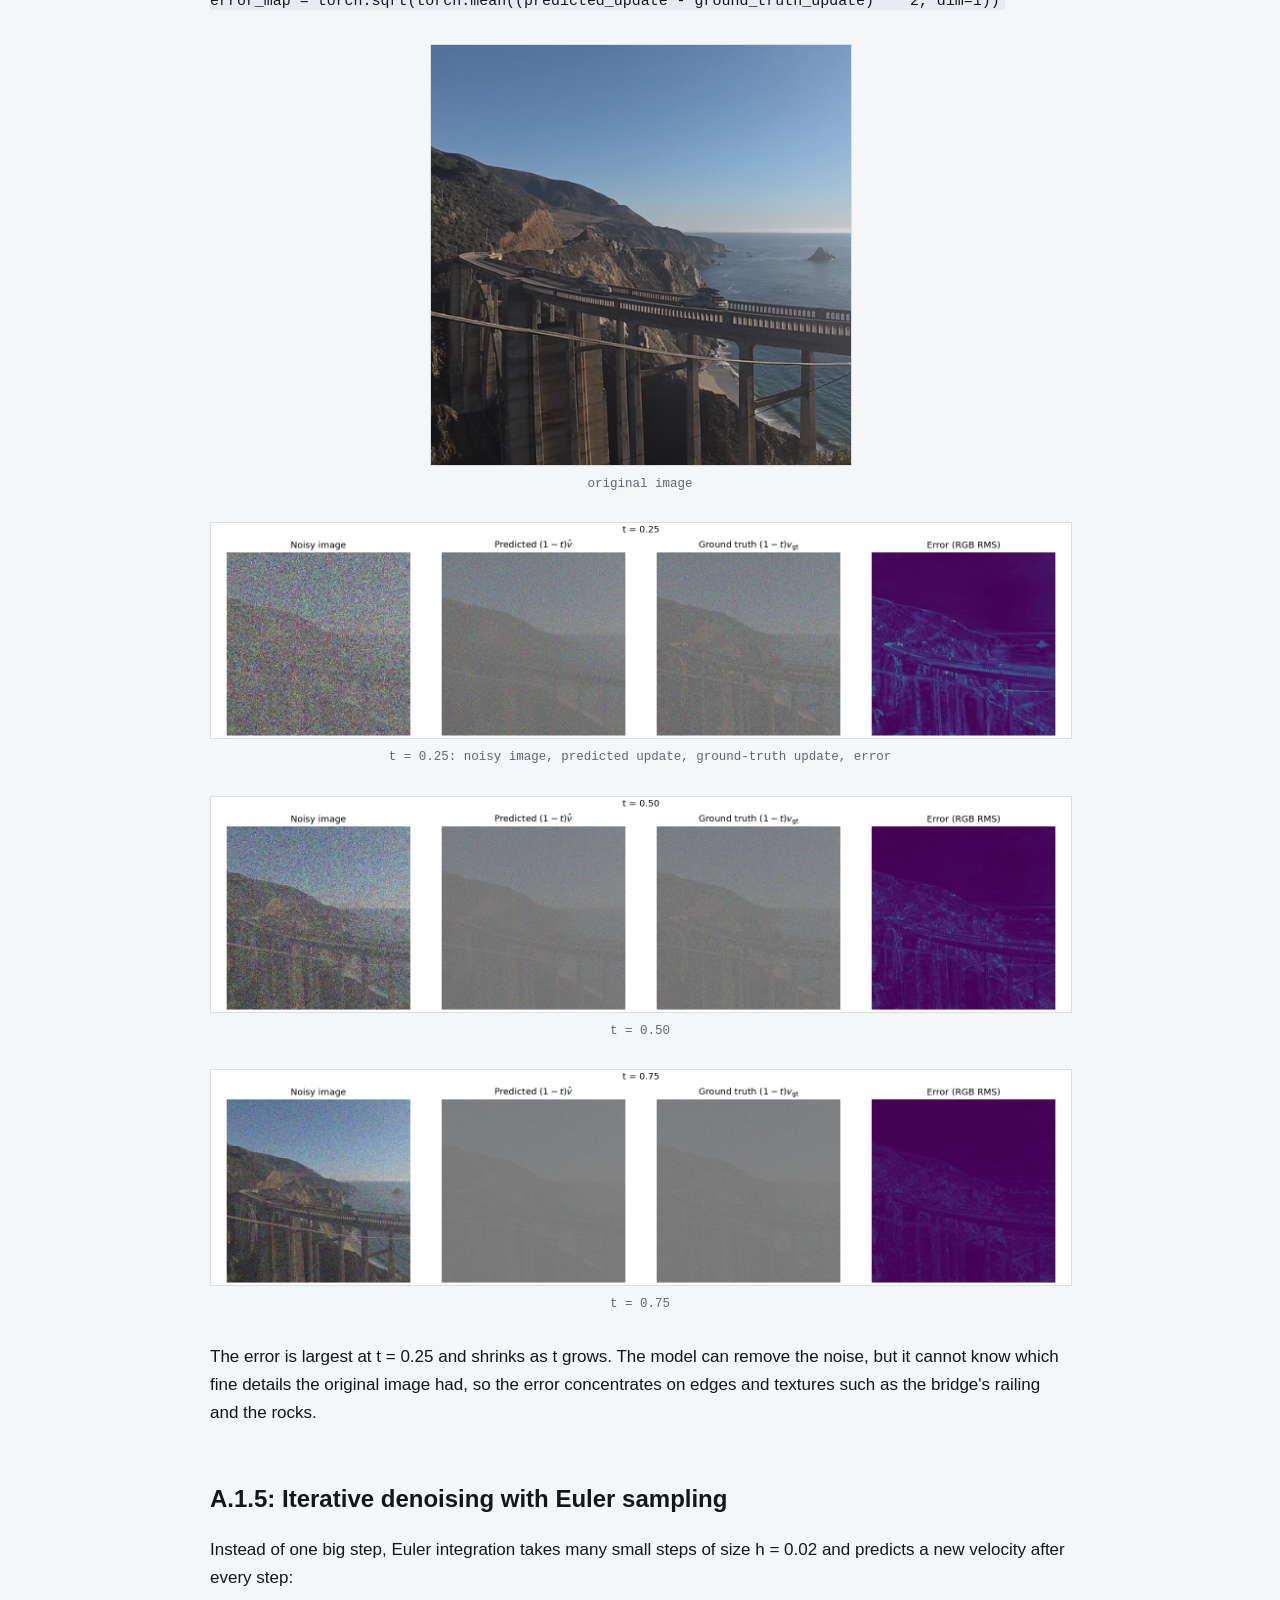
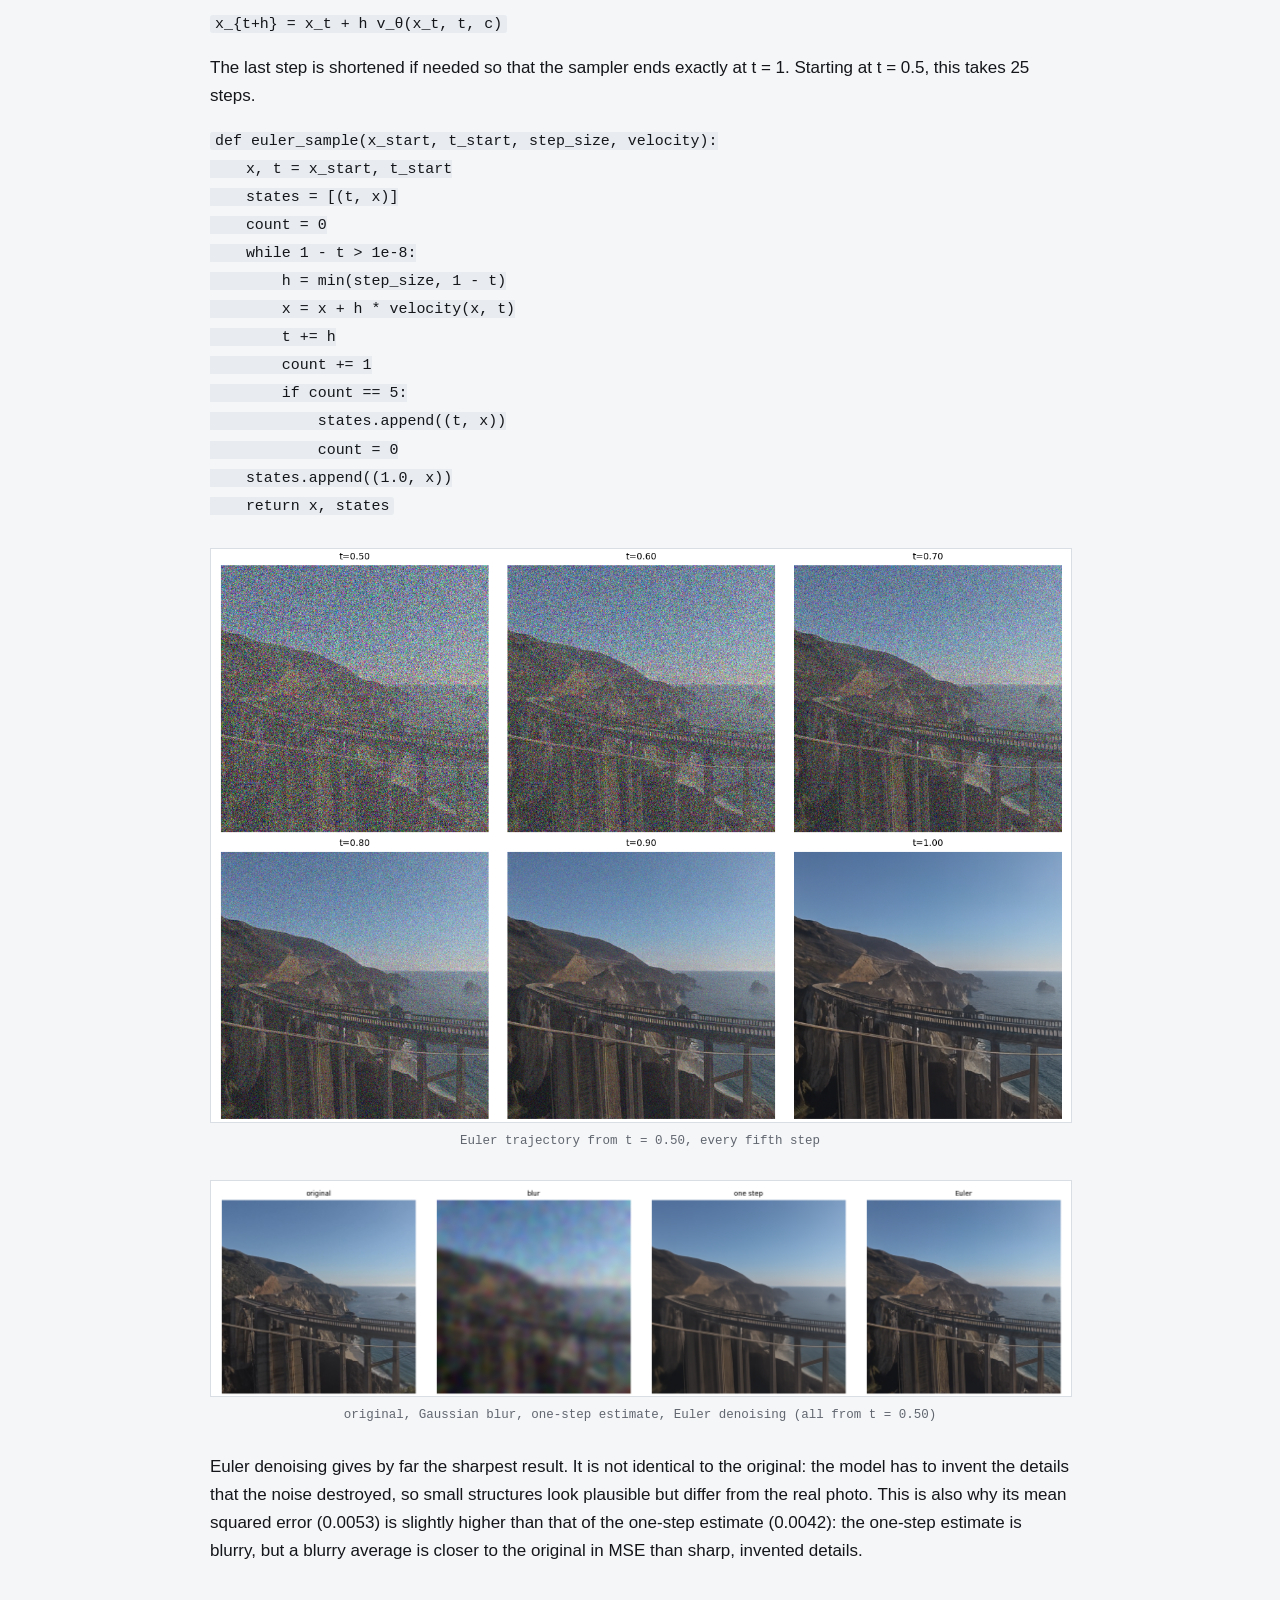
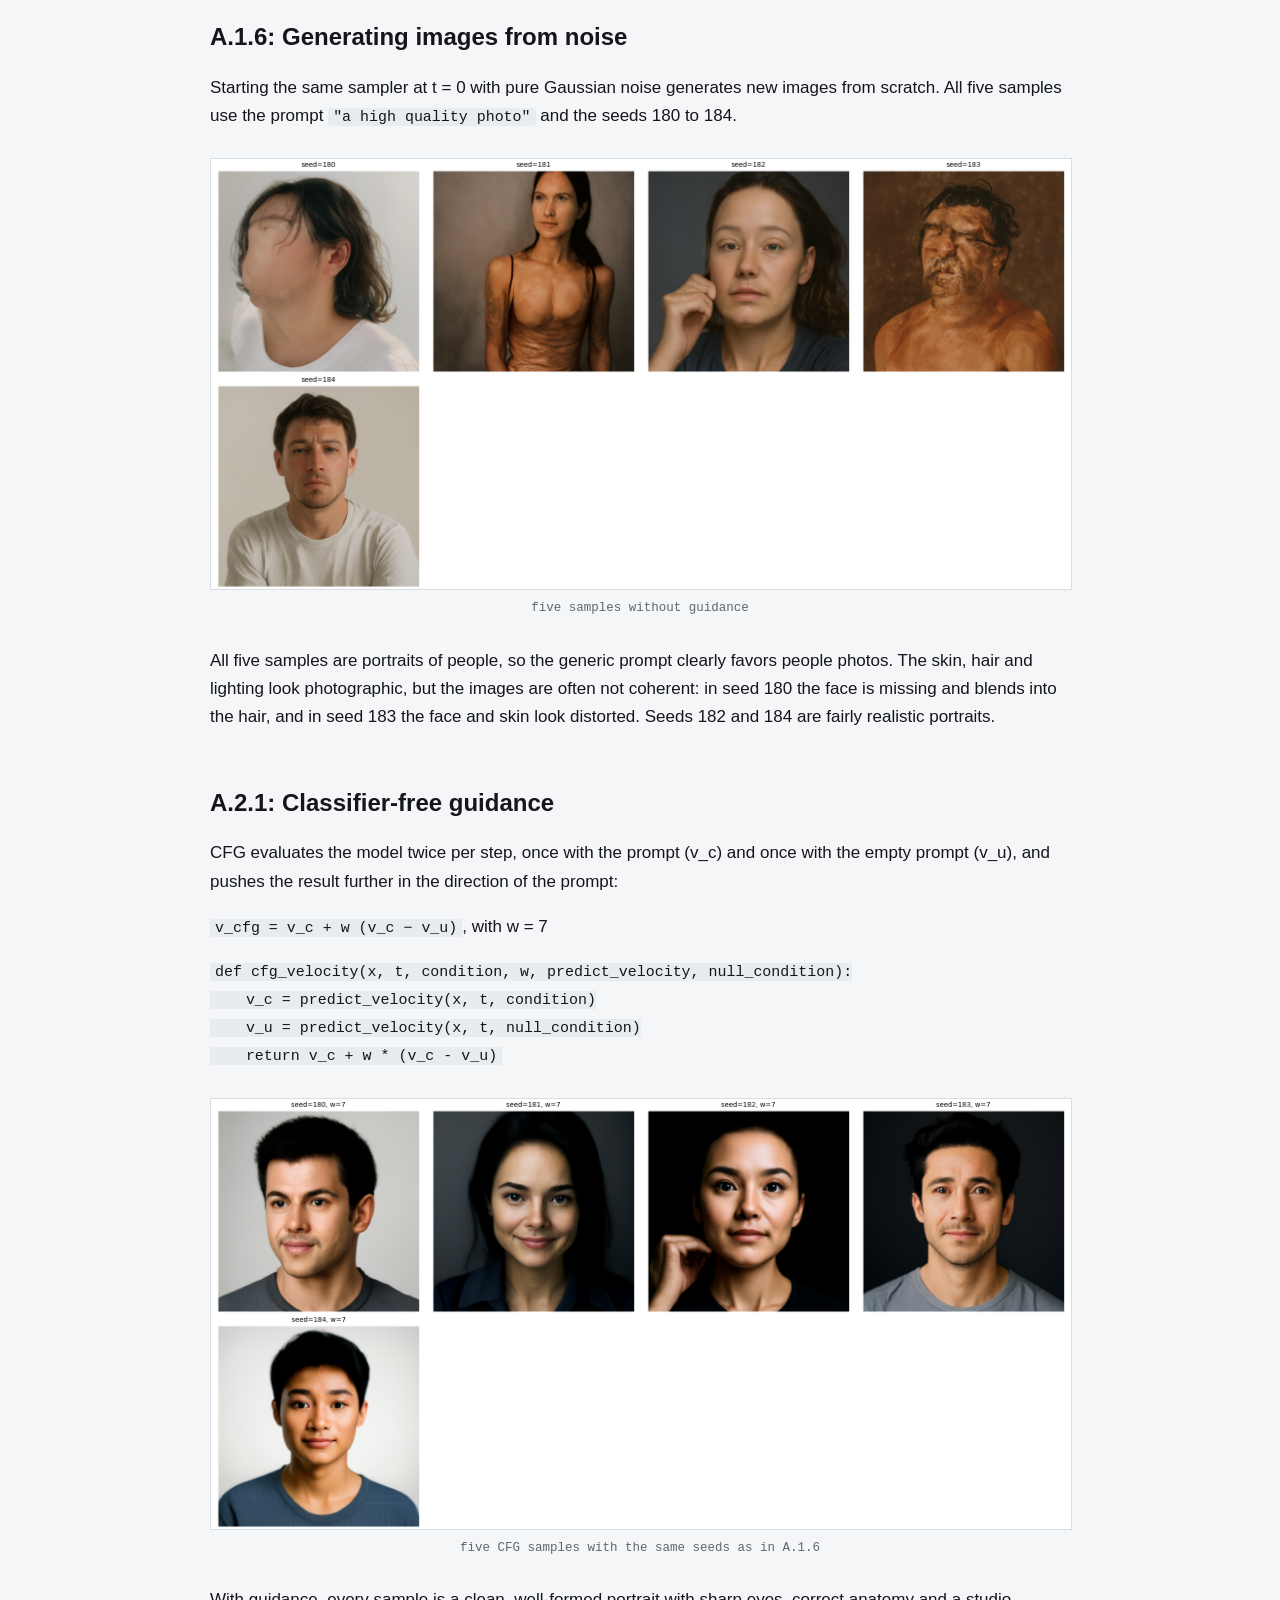
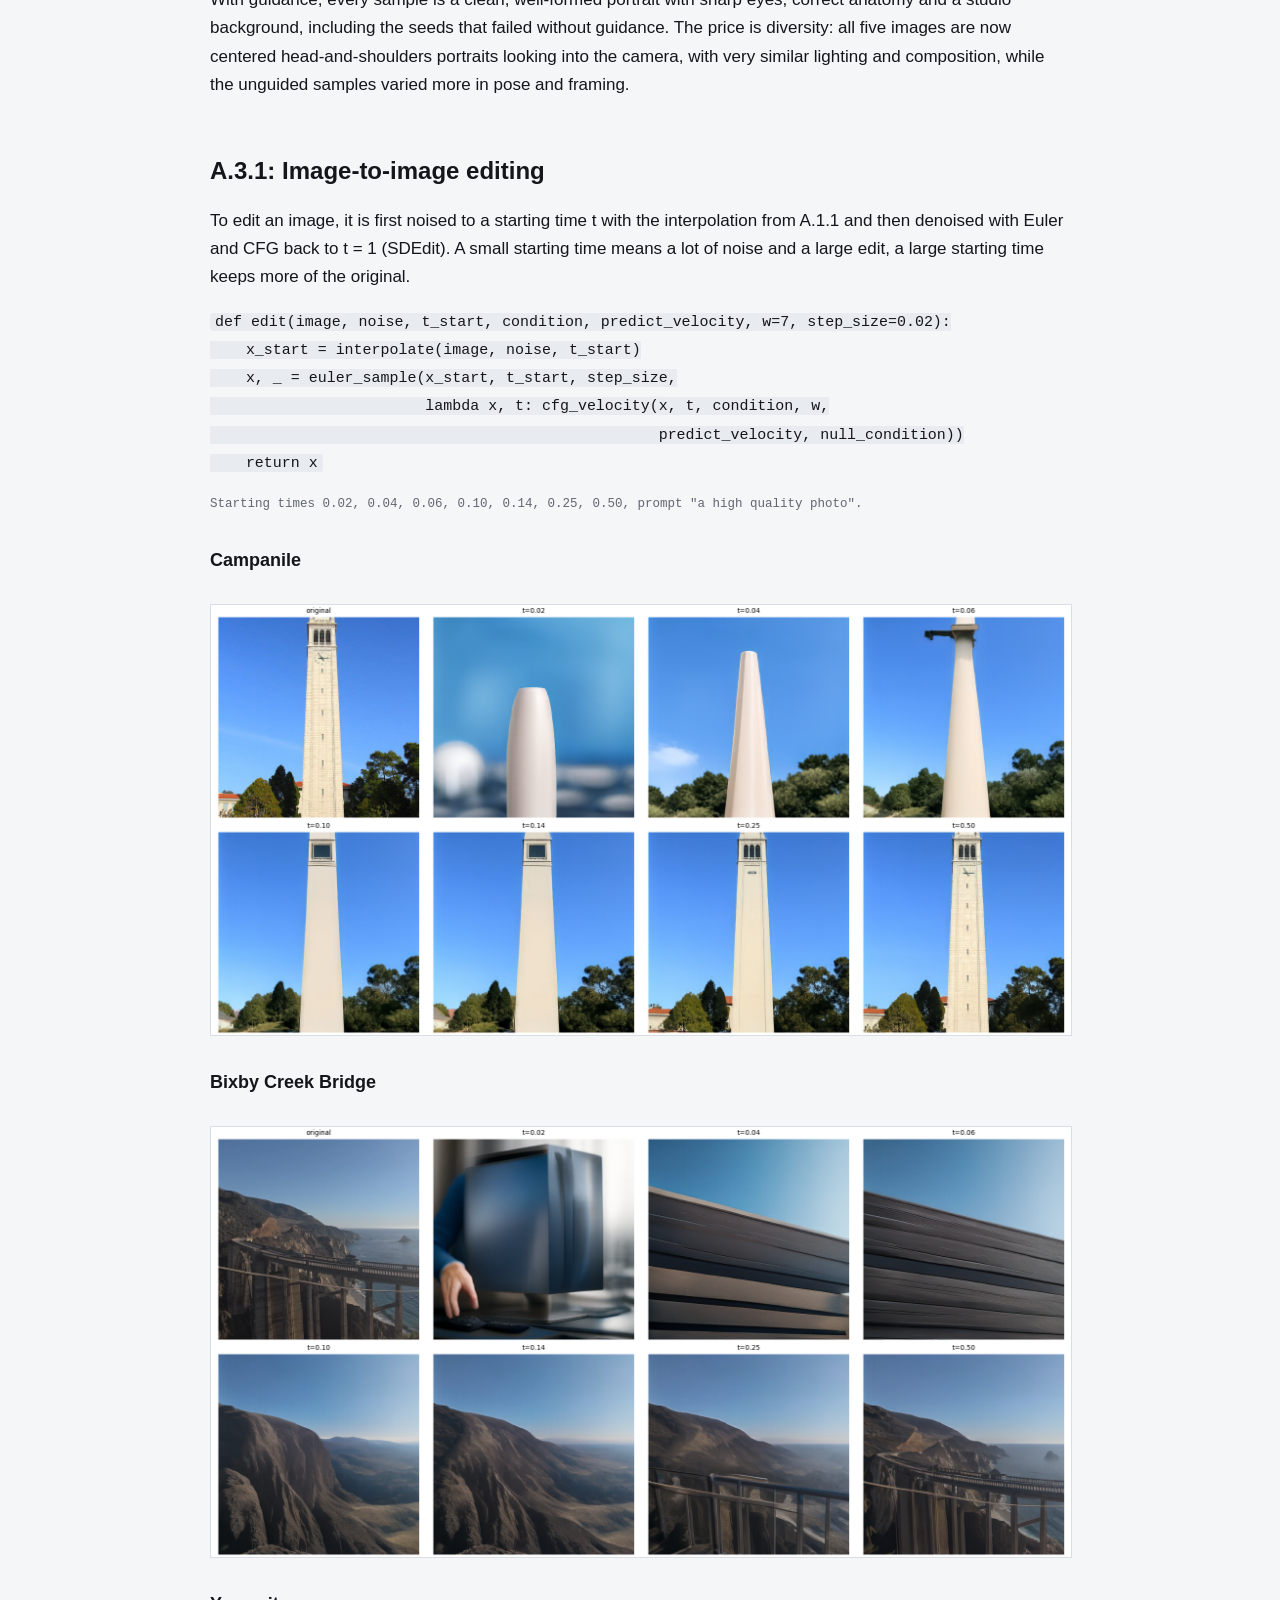
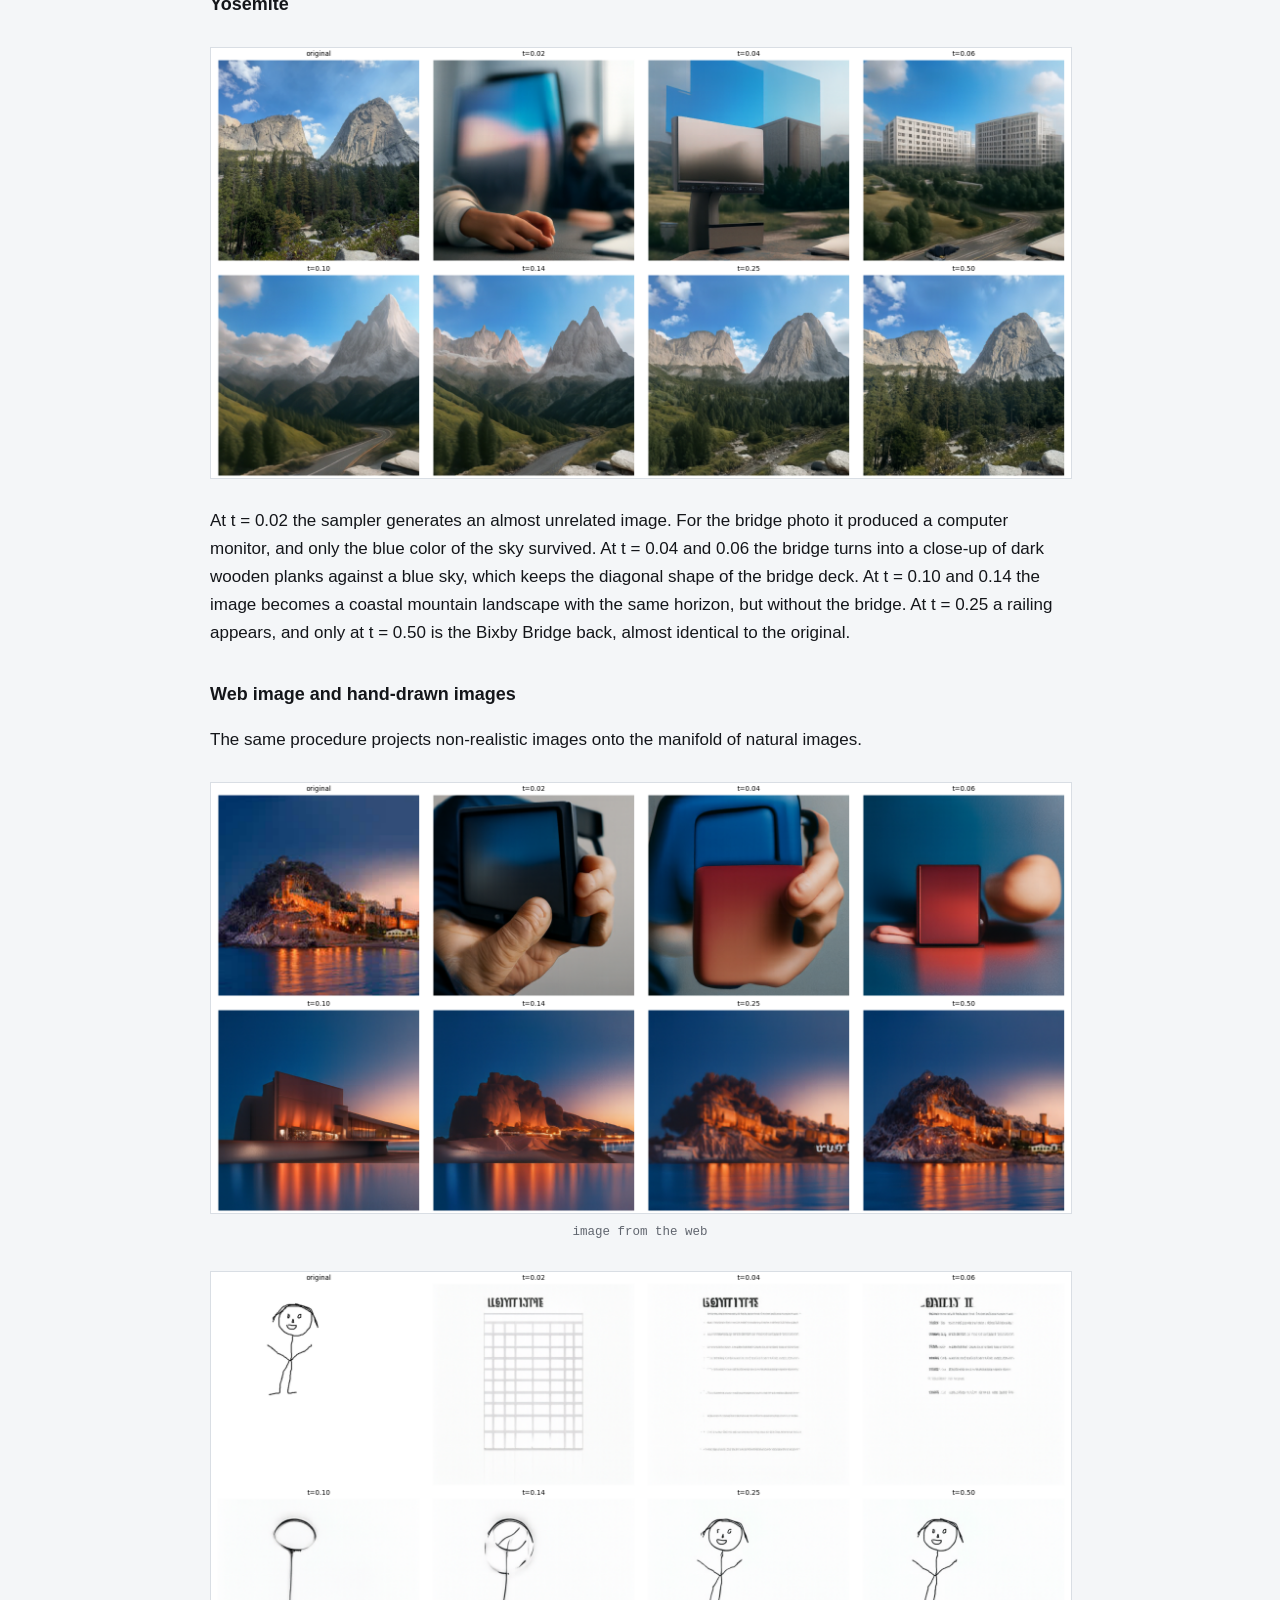
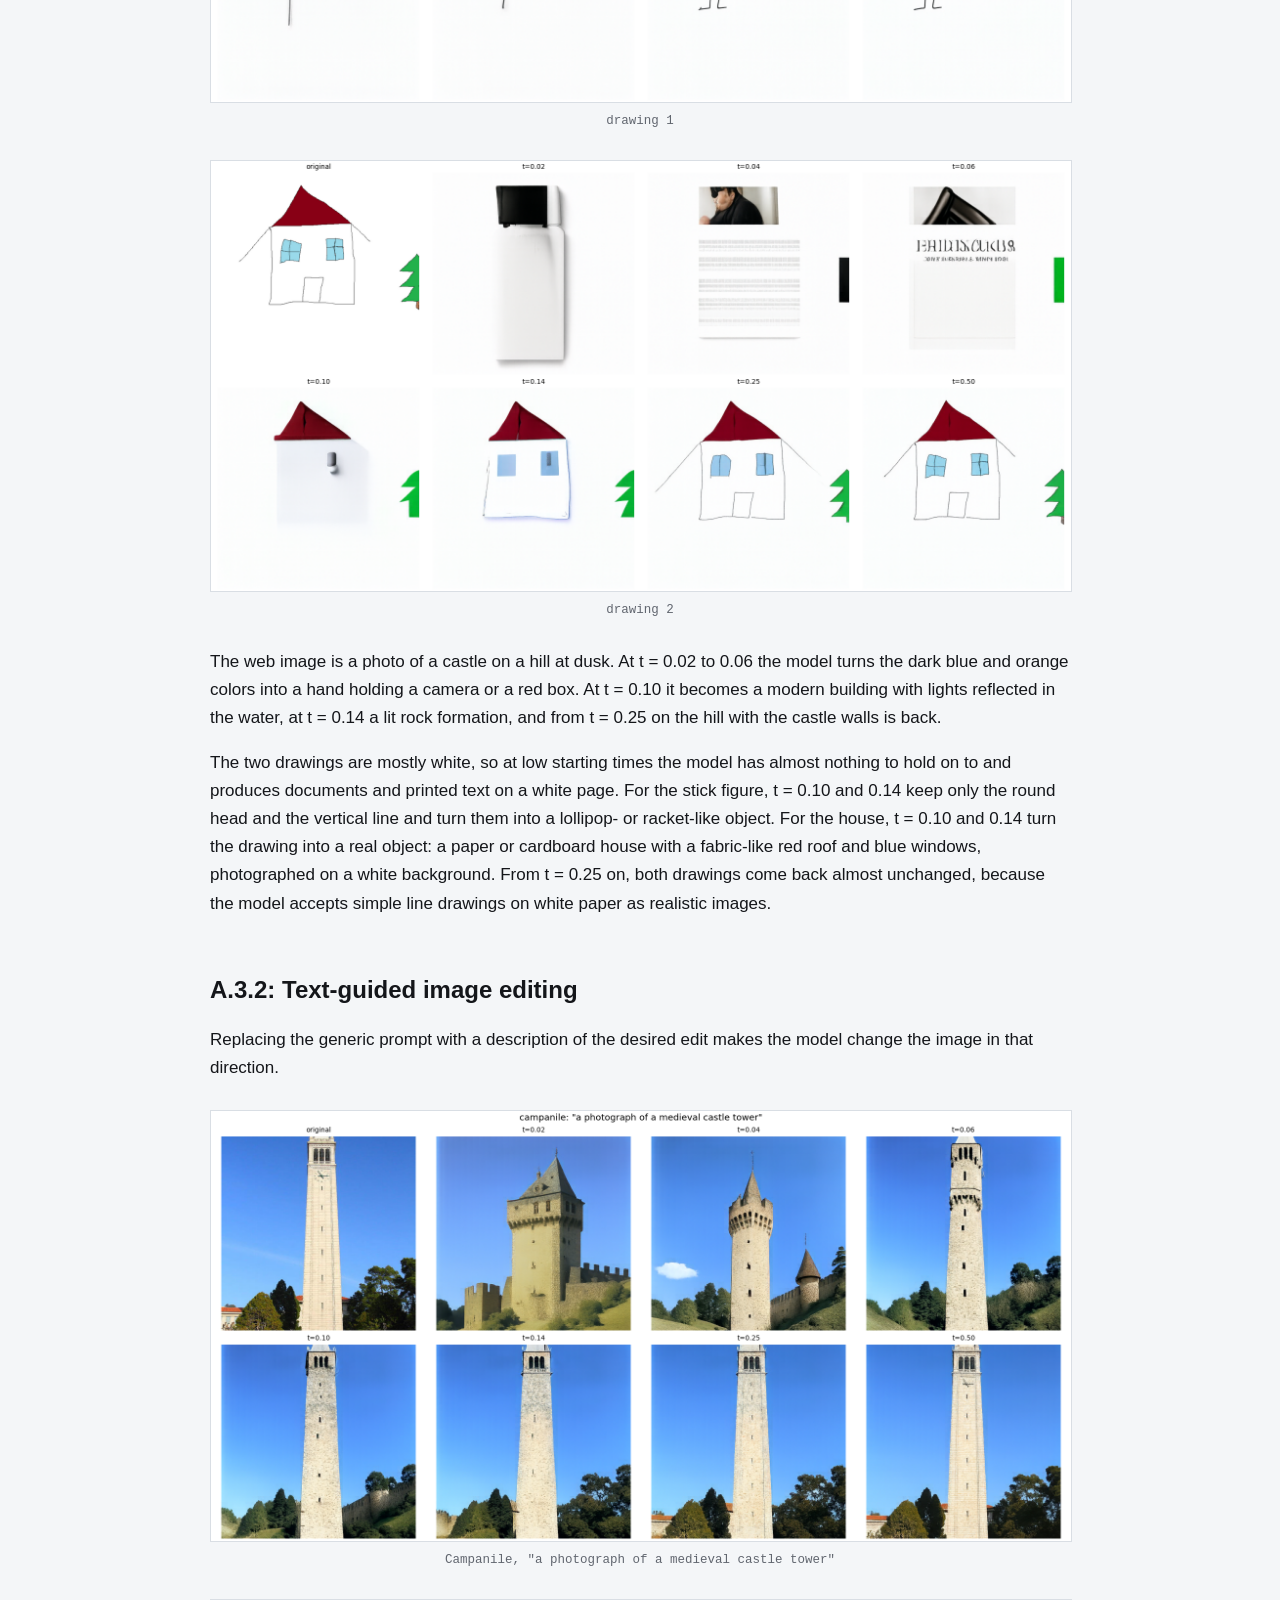
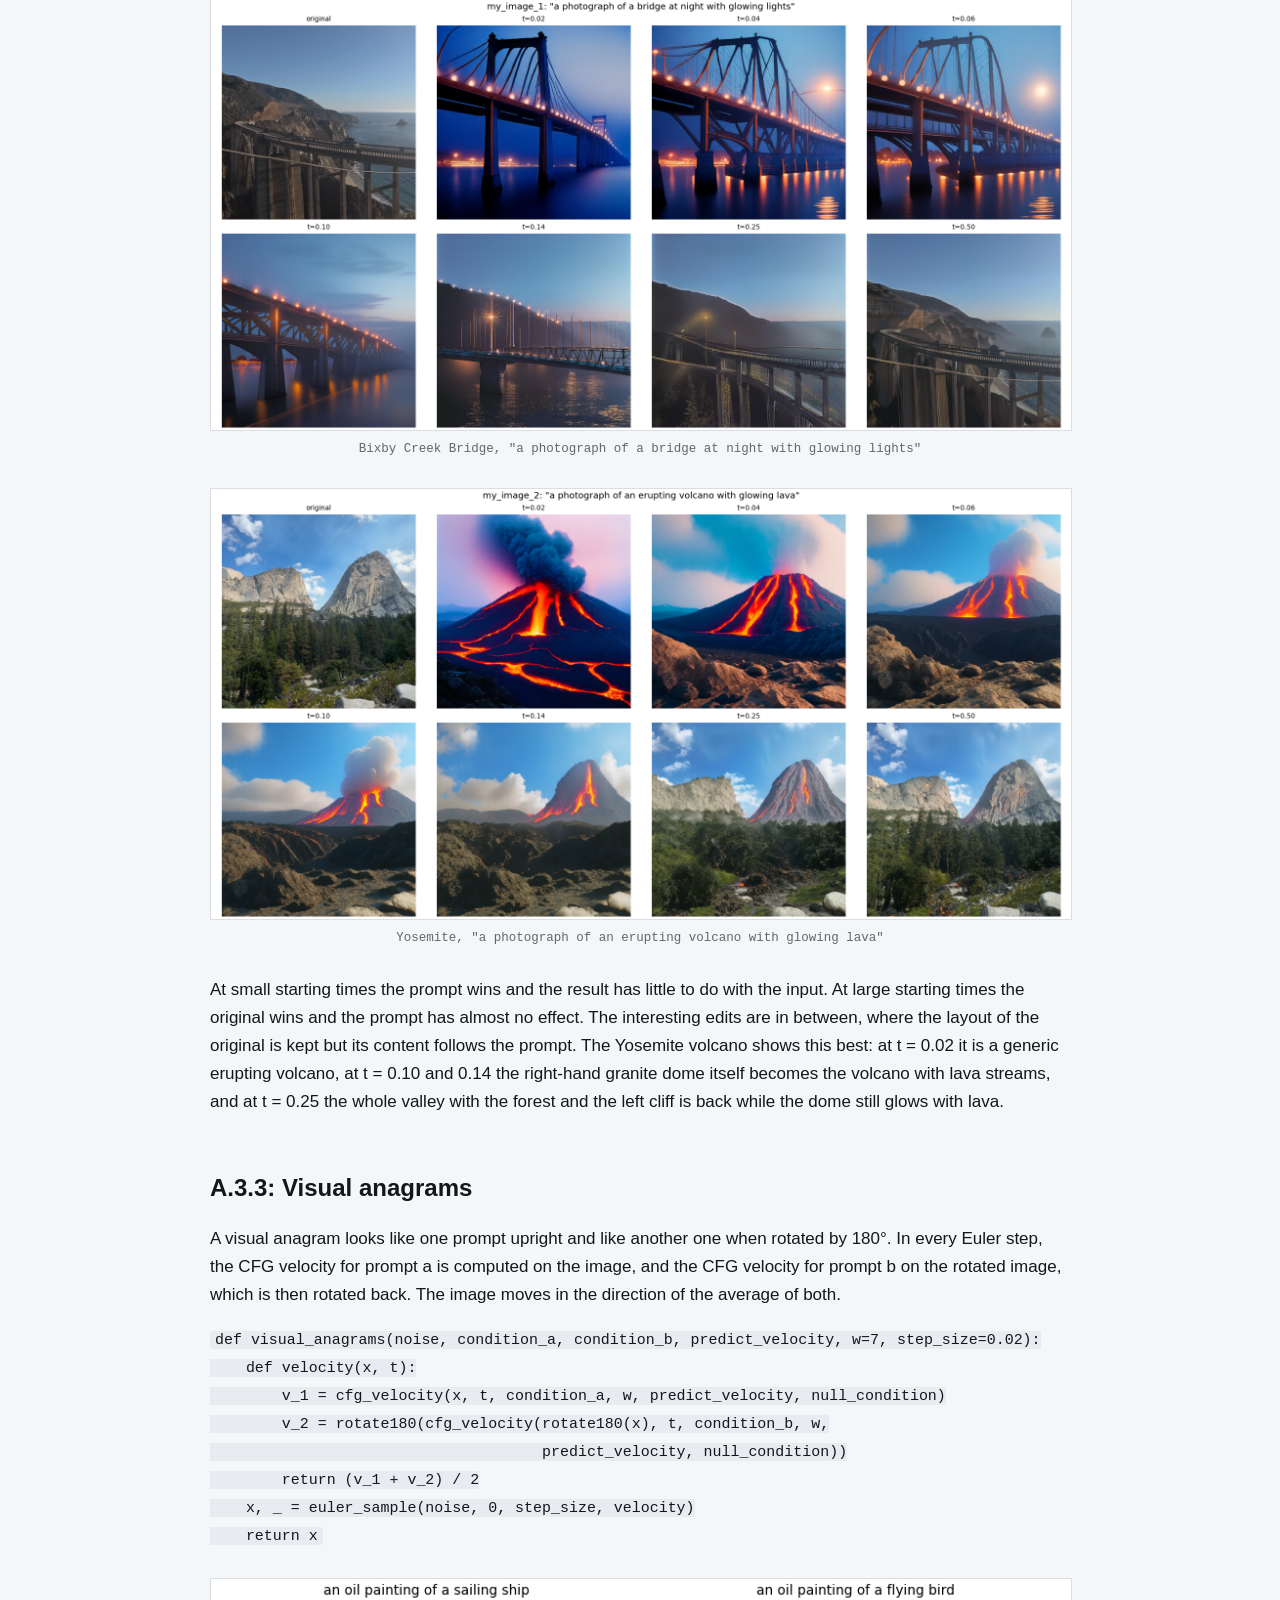
<file: 3/index.html>
<!DOCTYPE html>
<html lang="en">
<head>
  <title>Project 3 — CS 180</title>
  <link rel="stylesheet" href="../style.css">
  <meta charset="utf-8">
</head>
<body>
<header>
  <p class="eyebrow">Project 03</p>
  <h1>The Power of Flow Models</h1>
</header>

<h2>Overview</h2>
<p>
  This project is about flow matching, a way to generate images by moving
  step by step from Gaussian noise to a clean image. Part A uses the
  pretrained text-to-image model PixNerd-XXL-P16-T2I (512×512) without any
  training: it implements the noising process, one-step and iterative
  denoising, classifier-free guidance, and uses them for image editing,
  visual anagrams and hybrid images. Part B builds and trains a small UNet
  from scratch on MNIST, first as a one-step denoiser and then as a
  time- and class-conditioned flow matching model.
</p>
<p>
  Both parts use the same convention: <code>t = 0</code> is pure noise and
  <code>t = 1</code> is a clean image. The model predicts the velocity
  <code>x₁ − x₀</code>, not the noise.
</p>

<!-- ============================================================ PART A -->

<h2>Part A: Exploring a pretrained flow model</h2>

<h2>A.1.1: Constructing noisy training inputs</h2>
<p>
  A noisy input is a linear interpolation between Gaussian noise ε and the
  clean image x₁:
</p>
<p>
  <code>x_t = (1 − t) ε + t x₁</code>
</p>
<p>
  This does not just add noise, it also scales the image down by t. One noise
  tensor ε is sampled and reused for all three times, so the images only
  differ in the mixing weight. My own image is a photo of the Bixby Creek
  Bridge in Big Sur, center-cropped to 512×512.
</p>
<pre><code>def interpolate(image, noise, t):
    return (1 - t) * noise + t * image</code></pre>
<figure>
  <img src="output%20images/Part A/training_inputs.png" alt="">
  <figcaption>original and noisy inputs at t = 0.25, 0.50, 0.75</figcaption>
</figure>
<p>
  The smaller t, the more noise: at t = 0.25 only the rough layout of the
  bridge and the sky is visible, at t = 0.75 the image is clearly
  recognizable.
</p>

<h2>A.1.2: Classical denoising</h2>
<p>
  As a baseline, the noisy image is first divided by t to restore the
  image's amplitude, then blurred with a Gaussian. For each t, several σ
  between 1 and 16 were tried and the one closest to the original (lowest
  MSE) is shown.
</p>
<figure>
  <img src="output%20images/Part A/blur_0.25.png" alt="">
  <figcaption>t = 0.25: noisy input and best Gaussian blur</figcaption>
</figure>
<figure>
  <img src="output%20images/Part A/blur_0.5.png" alt="">
  <figcaption>t = 0.50</figcaption>
</figure>
<figure>
  <img src="output%20images/Part A/blur_0.75.png" alt="">
  <figcaption>t = 0.75</figcaption>
</figure>
<p>
  Blurring removes noise and image detail at the same time. At t = 0.75 the
  result is a soft but recognizable bridge. At t = 0.25 a strong blur is
  needed to suppress the noise, and almost all structure is lost with it.
</p>

<h2>A.1.3: One-step denoising</h2>
<p>
  The flow model predicts the velocity v at the noisy image. Following that
  velocity for the remaining time 1 − t in one single step gives an estimate
  of the clean image:
</p>
<p>
  <code>x̂₁ = x_t + (1 − t) v_θ(x_t, t, c)</code>
</p>
<pre><code>def one_step_denoise(x, t, condition, predict_velocity):
    return x + (1 - t) * predict_velocity(x, t, condition)</code></pre>
<figure>
  <img src="output%20images/Part A/one_step_0.25.png" alt="">
  <figcaption>t = 0.25: original, noisy input, one-step estimate</figcaption>
</figure>
<figure>
  <img src="output%20images/Part A/one_step_0.5.png" alt="">
  <figcaption>t = 0.50</figcaption>
</figure>
<figure>
  <img src="output%20images/Part A/one_step_0.75.png" alt="">
  <figcaption>t = 0.75</figcaption>
</figure>
<p>
  The one-step estimate is much better than the Gaussian blur, especially at
  high noise levels. At t = 0.50 its mean squared error to the original is
  0.0042, compared to 0.0119 for the best blur. At t = 0.75 it is close to the original. At t = 0.25 it
  is blurry: with so little information left, the best single guess is an
  average of all images that could have produced this noisy input.
</p>

<h2>A.1.4: Visualizing velocity</h2>
<p>
  Because the original image and the noise are known, the exact update is
  also known: <code>(1 − t) v_gt = x₁ − x_t</code>. The figures compare it
  with the model's predicted update <code>(1 − t) v̂</code>. Both updates are
  shown on the same symmetric color scale with zero at middle gray. The error
  map is the RMS difference of the two updates over the RGB channels at each
  pixel, with the same color limits for all three times.
</p>
<pre><code>predicted_update = (1 - t) * predict_velocity(x_t, t, condition)
ground_truth_update = clean_image - x_t
error_map = torch.sqrt(torch.mean((predicted_update - ground_truth_update) ** 2, dim=1))</code></pre>
<figure class="small">
  <img src="output%20images/Part A/velocity_original.png" alt="">
  <figcaption>original image</figcaption>
</figure>
<figure>
  <img src="output%20images/Part A/velocity_0.25.png" alt="">
  <figcaption>t = 0.25: noisy image, predicted update, ground-truth update, error</figcaption>
</figure>
<figure>
  <img src="output%20images/Part A/velocity_0.50.png" alt="">
  <figcaption>t = 0.50</figcaption>
</figure>
<figure>
  <img src="output%20images/Part A/velocity_0.75.png" alt="">
  <figcaption>t = 0.75</figcaption>
</figure>
<p>
  The error is largest at t = 0.25 and shrinks as t grows. The model can
  remove the noise, but it cannot know which fine details the original image
  had, so the error concentrates on edges and textures such as the bridge's
  railing and the rocks.
</p>

<h2>A.1.5: Iterative denoising with Euler sampling</h2>
<p>
  Instead of one big step, Euler integration takes many small steps of size
  h = 0.02 and predicts a new velocity after every step:
</p>
<p>
  <code>x_{t+h} = x_t + h v_θ(x_t, t, c)</code>
</p>
<p>
  The last step is shortened if needed so that the sampler ends exactly at
  t = 1. Starting at t = 0.5, this takes 25 steps.
</p>
<pre><code>def euler_sample(x_start, t_start, step_size, velocity):
    x, t = x_start, t_start
    states = [(t, x)]
    count = 0
    while 1 - t > 1e-8:
        h = min(step_size, 1 - t)
        x = x + h * velocity(x, t)
        t += h
        count += 1
        if count == 5:
            states.append((t, x))
            count = 0
    states.append((1.0, x))
    return x, states</code></pre>
<figure>
  <img src="output%20images/Part A/trajectory.png" alt="">
  <figcaption>Euler trajectory from t = 0.50, every fifth step</figcaption>
</figure>
<figure>
  <img src="output%20images/Part A/comparison.png" alt="">
  <figcaption>original, Gaussian blur, one-step estimate, Euler denoising (all from t = 0.50)</figcaption>
</figure>
<p>
  Euler denoising gives by far the sharpest result. It is not identical to
  the original: the model has to invent the details that the noise
  destroyed, so small structures look plausible but differ from the real
  photo. This is also why its mean squared error (0.0053) is slightly higher
  than that of the one-step estimate (0.0042): the one-step estimate is
  blurry, but a blurry average is closer to the original in MSE than sharp,
  invented details.
</p>

<h2>A.1.6: Generating images from noise</h2>
<p>
  Starting the same sampler at t = 0 with pure Gaussian noise generates new
  images from scratch. All five samples use the prompt
  <code>"a high quality photo"</code> and the seeds 180 to 184.
</p>
<figure>
  <img src="output%20images/Part A/conditional_samples.png" alt="">
  <figcaption>five samples without guidance</figcaption>
</figure>
<p>
  All five samples are portraits of people, so the generic prompt clearly
  favors people photos. The skin, hair and lighting look photographic, but
  the images are often not coherent: in seed 180 the face is missing and
  blends into the hair, and in seed 183 the face and skin look distorted.
  Seeds 182 and 184 are fairly realistic portraits.
</p>

<h2>A.2.1: Classifier-free guidance</h2>
<p>
  CFG evaluates the model twice per step, once with the prompt (v_c) and
  once with the empty prompt (v_u), and pushes the result further in the
  direction of the prompt:
</p>
<p>
  <code>v_cfg = v_c + w (v_c − v_u)</code>, with w = 7
</p>
<pre><code>def cfg_velocity(x, t, condition, w, predict_velocity, null_condition):
    v_c = predict_velocity(x, t, condition)
    v_u = predict_velocity(x, t, null_condition)
    return v_c + w * (v_c - v_u)</code></pre>
<figure>
  <img src="output%20images/Part A/cfg_samples.png" alt="">
  <figcaption>five CFG samples with the same seeds as in A.1.6</figcaption>
</figure>
<p>
  With guidance, every sample is a clean, well-formed portrait with sharp
  eyes, correct anatomy and a studio background, including the seeds that
  failed without guidance. The price is diversity: all five images are now
  centered head-and-shoulders portraits looking into the camera, with very
  similar lighting and composition, while the unguided samples varied more
  in pose and framing.
</p>

<h2>A.3.1: Image-to-image editing</h2>
<p>
  To edit an image, it is first noised to a starting time t with the
  interpolation from A.1.1 and then denoised with Euler and CFG back to
  t = 1 (SDEdit). A small starting time means a lot of noise and a large
  edit, a large starting time keeps more of the original.
</p>
<pre><code>def edit(image, noise, t_start, condition, predict_velocity, w=7, step_size=0.02):
    x_start = interpolate(image, noise, t_start)
    x, _ = euler_sample(x_start, t_start, step_size,
                        lambda x, t: cfg_velocity(x, t, condition, w,
                                                  predict_velocity, null_condition))
    return x</code></pre>
<p class="caption-note">Starting times 0.02, 0.04, 0.06, 0.10, 0.14, 0.25, 0.50, prompt "a high quality photo".</p>

<h3>Campanile</h3>
<figure>
  <img src="output%20images/Part A/edit_campanile.png" alt="">
</figure>
<h3>Bixby Creek Bridge</h3>
<figure>
  <img src="output%20images/Part A/edit_my_image_1.png" alt="">
</figure>
<h3>Yosemite</h3>
<figure>
  <img src="output%20images/Part A/edit_my_image_2.png" alt="">
</figure>
<p>
  At t = 0.02 the sampler generates an almost unrelated image. For the
  bridge photo it produced a computer monitor, and only the blue color of
  the sky survived. At t = 0.04 and 0.06 the bridge turns into a close-up of
  dark wooden planks against a blue sky, which keeps the diagonal shape of
  the bridge deck. At t = 0.10 and 0.14 the image becomes a coastal mountain
  landscape with the same horizon, but without the bridge. At t = 0.25 a
  railing appears, and only at t = 0.50 is the Bixby Bridge back, almost
  identical to the original.
</p>

<h3>Web image and hand-drawn images</h3>
<p>
  The same procedure projects non-realistic images onto the manifold of
  natural images.
</p>
<figure>
  <img src="output%20images/Part A/edit_web_image.png" alt="">
  <figcaption>image from the web</figcaption>
</figure>
<figure>
  <img src="output%20images/Part A/edit_drawing_1.png" alt="">
  <figcaption>drawing 1</figcaption>
</figure>
<figure>
  <img src="output%20images/Part A/edit_drawing_2.png" alt="">
  <figcaption>drawing 2</figcaption>
</figure>
<p>
  The web image is a photo of a castle on a hill at dusk. At t = 0.02 to
  0.06 the model turns the dark blue and orange colors into a hand holding
  a camera or a red box. At t = 0.10 it becomes a modern building with
  lights reflected in the water, at t = 0.14 a lit rock formation, and from
  t = 0.25 on the hill with the castle walls is back.
</p>
<p>
  The two drawings are mostly white, so at low starting times the model has
  almost nothing to hold on to and produces documents and printed text on a
  white page. For the stick figure, t = 0.10 and 0.14 keep only the round
  head and the vertical line and turn them into a lollipop- or racket-like
  object. For the house, t = 0.10 and 0.14 turn the drawing into a real
  object: a paper or cardboard house with a fabric-like red roof and blue
  windows, photographed on a white background. From t = 0.25 on, both
  drawings come back almost unchanged, because the model accepts simple
  line drawings on white paper as realistic images.
</p>

<h2>A.3.2: Text-guided image editing</h2>
<p>
  Replacing the generic prompt with a description of the desired edit makes
  the model change the image in that direction.
</p>
<figure>
  <img src="output%20images/Part A/text_edit_campanile.png" alt="">
  <figcaption>Campanile, "a photograph of a medieval castle tower"</figcaption>
</figure>
<figure>
  <img src="output%20images/Part A/text_edit_my_image_1.png" alt="">
  <figcaption>Bixby Creek Bridge, "a photograph of a bridge at night with glowing lights"</figcaption>
</figure>
<figure>
  <img src="output%20images/Part A/text_edit_my_image_2.png" alt="">
  <figcaption>Yosemite, "a photograph of an erupting volcano with glowing lava"</figcaption>
</figure>
<p>
  At small starting times the prompt wins and the result has little to do
  with the input. At large starting times the original wins and the prompt
  has almost no effect. The interesting edits are in between, where the
  layout of the original is kept but its content follows the prompt. The
  Yosemite volcano shows this best: at t = 0.02 it is a generic erupting
  volcano, at t = 0.10 and 0.14 the right-hand granite dome itself becomes
  the volcano with lava streams, and at t = 0.25 the whole valley with the
  forest and the left cliff is back while the dome still glows with lava.
</p>

<h2>A.3.3: Visual anagrams</h2>
<p>
  A visual anagram looks like one prompt upright and like another one when
  rotated by 180°. In every Euler step, the CFG velocity for prompt a is
  computed on the image, and the CFG velocity for prompt b on the rotated
  image, which is then rotated back. The image moves in the direction of the
  average of both.
</p>
<pre><code>def visual_anagrams(noise, condition_a, condition_b, predict_velocity, w=7, step_size=0.02):
    def velocity(x, t):
        v_1 = cfg_velocity(x, t, condition_a, w, predict_velocity, null_condition)
        v_2 = rotate180(cfg_velocity(rotate180(x), t, condition_b, w,
                                     predict_velocity, null_condition))
        return (v_1 + v_2) / 2
    x, _ = euler_sample(noise, 0, step_size, velocity)
    return x</code></pre>
<figure>
  <img src="output%20images/Part A/anagram_views_0.png" alt="">
  <figcaption>"an oil painting of a sailing ship" / rotated: "an oil painting of a flying bird"</figcaption>
</figure>
<figure>
  <img src="output%20images/Part A/anagram_views_1.png" alt="">
  <figcaption>"a watercolor of a rabbit" / rotated: "a watercolor of a duck"</figcaption>
</figure>
<p>
  The ship and bird anagram works in both orientations. Upright, the hull
  and sails of a ship sit in a stormy sea, and rotated, the sails become the
  wings of a seagull flying through the sky. The light sky and the dark sea
  simply swap roles. The rabbit and duck anagram works much better upright:
  the rabbit is clear, but rotated, the ears only weakly suggest a duck's
  beak and the result mostly looks like an upside-down rabbit. A rabbit's
  head and ears do not have enough in common with a duck's head and bill
  for both readings to be equally strong.
</p>

<h2>A.3.4: Hybrid images</h2>
<p>
  As in Project 2, a hybrid image combines the low frequencies of one image
  with the high frequencies of another. Here the combination happens on the
  velocities in every Euler step: the low-pass of the velocity for the
  distant prompt plus the high-pass of the velocity for the close prompt.
  The low-pass is a Gaussian blur with kernel size 265 and σ = 16, the
  high-pass is the velocity minus its low-pass.
</p>
<pre><code>def make_hybrids(noise, condition_a, condition_b, predict_velocity, w=7, step_size=0.02):
    def velocity(x, t):
        v_1 = cfg_velocity(x, t, condition_a, w, predict_velocity, null_condition)
        v_2 = cfg_velocity(x, t, condition_b, w, predict_velocity, null_condition)
        return lowpass(v_1) + (v_2 - lowpass(v_2))
    x, _ = euler_sample(noise, 0, step_size, velocity)
    return x</code></pre>
<div class="grid">
  <figure>
    <img src="output%20images/Part A/hybrid_0.png" alt="">
    <figcaption>close: "a lithograph of a jungle"</figcaption>
  </figure>
  <figure>
    <img src="output%20images/Part A/hybrid_0_far.png" alt="">
    <figcaption>downsampled to 64×64 (far away): "a lithograph of a tiger"</figcaption>
  </figure>
</div>
<div class="grid">
  <figure>
    <img src="output%20images/Part A/hybrid_1.png" alt="">
    <figcaption>close: "a lithograph of ocean waves"</figcaption>
  </figure>
  <figure>
    <img src="output%20images/Part A/hybrid_1_far.png" alt="">
    <figcaption>downsampled to 64×64 (far away): "a lithograph of a lighthouse"</figcaption>
  </figure>
</div>
<p>
  Up close, both images clearly show the close prompts: a jungle with palm
  trees and leaves, and a tall breaking wave. From far away the
  illusions are weaker. The tall vertical shape of the wave works as the
  outline of a lighthouse, and the round glow next to it looks like its
  light, so the second hybrid works reasonably well. The tiger is hard to
  see in the first one: the low frequencies mostly show a light background
  with dark vertical bands, which match a tiger's stripes but not its shape.
</p>

<!-- ============================================================ PART B -->

<h2>Part B: Flow matching from scratch</h2>

<h2>B.1.1: Implementing the UNet</h2>
<p>
  The denoiser is a small UNet for 28×28 MNIST digits. The encoder halves
  the resolution twice (28 → 14 → 7) and averages the 7×7 feature map down to
  1×1. The decoder upsamples back to 28×28. At every resolution, the decoder
  concatenates its features with the encoder features of the same size (skip
  connections), so fine detail that was lost in the bottleneck can be
  recovered. All blocks are built from Conv2d / ConvTranspose2d, BatchNorm and
  GELU.
</p>
<pre><code>x0 = self.conv_in(x)                              # D × 28 × 28
x1 = self.down1(x0)                               # D × 14 × 14
x2 = self.down2(x1)                               # 2D × 7 × 7
x3 = self.flatten(x2)                             # 2D × 1 × 1
x4 = self.unflatten(x3)                           # 2D × 7 × 7
x5 = self.up1(torch.cat([x4, x2], dim=1))         # D × 14 × 14
x6 = self.up2(torch.cat([x5, x1], dim=1))         # D × 28 × 28
x7 = self.conv_out(torch.cat([x6, x0], dim=1))    # D × 28 × 28
return self.final(x7)                             # 1 × 28 × 28</code></pre>

<h2>B.1.2: Training a denoiser</h2>
<p>
  Training pairs are made by adding Gaussian noise to clean digits:
  <code>z = x + σ ε</code>. The figure shows this for σ from 0 to 1.
</p>
<figure>
  <img src="output%20images/Part B/noising.png" alt="">
  <figcaption>noising process, σ = 0.0, 0.2, 0.4, 0.5, 0.6, 0.8, 1.0</figcaption>
</figure>

<h3>Training with σ = 0.5</h3>
<table>
  <tr><th>Setting</th><th>Value</th></tr>
  <tr><td>Hidden dimension D</td><td>128</td></tr>
  <tr><td>Batch size</td><td>256</td></tr>
  <tr><td>Optimizer</td><td>Adam, lr = 1e-4</td></tr>
  <tr><td>Epochs</td><td>5</td></tr>
  <tr><td>Loss</td><td>MSE between output and clean digit</td></tr>
</table>
<p>
  The noise is sampled anew for every batch, so the network sees different
  noisy versions of the same digits in every epoch.
</p>
<figure>
  <img src="output%20images/Part B/denoise_loss.png" alt="">
  <figcaption>training loss</figcaption>
</figure>
<p>
  The loss falls steeply from 0.08 to about 0.015 during the first 100 steps
  and then slowly decreases to about 0.008 by the end of epoch 5.
</p>
<figure>
  <img src="output%20images/Part B/denoise_epoch1.png" alt="">
  <figcaption>test set after epoch 1 (separate one-epoch run with the same settings): clean / noisy / denoised</figcaption>
</figure>
<figure>
  <img src="output%20images/Part B/denoise_epoch5.png" alt="">
  <figcaption>test set after epoch 5: clean / noisy / denoised</figcaption>
</figure>
<p>
  After one epoch the digits are already recognizable, but the outputs are
  a bit blurry and some faint speckles of the noise remain in the
  background. After five epochs the background is clean and the strokes
  are smooth and close to the originals.
</p>

<h3>Out-of-distribution testing</h3>
<figure>
  <img src="output%20images/Part B/ood.png" alt="">
  <figcaption>left: noisy inputs, right: denoised, σ = 0.0, 0.2, 0.4, 0.5, 0.6, 0.8, 1.0</figcaption>
</figure>
<p>
  Up to σ = 0.6 all digits are denoised cleanly, so the model generalizes to
  noise levels slightly above the one it was trained on. At σ = 0.8 the
  first errors appear: the 1 breaks apart and the 4 starts to look like a 9.
  At σ = 1.0 most digits fail and the model invents strokes that are not
  there. Only thick, simple shapes such as the 0 and the 2 survive. The model
  has only learned to remove noise of strength 0.5, and the further the
  input is from that, the worse it gets.
</p>

<h3>Denoising pure noise</h3>
<p>
  Training the same network with pure noise as input (no image at all) turns
  denoising into a generation task.
</p>
<figure>
  <img src="output%20images/Part B/pure_noise_loss.png" alt="">
  <figcaption>training loss</figcaption>
</figure>
<figure>
  <img src="output%20images/Part B/pure_epoch1.png" alt="">
  <figcaption>outputs after epoch 1</figcaption>
</figure>
<figure>
  <img src="output%20images/Part B/pure_epoch5.png" alt="">
  <figcaption>outputs after epoch 5</figcaption>
</figure>
<p>
  All outputs look the same: a blurry blob that looks like a mix of 0, 3, 8
  and 9. Because the input contains no information about which digit to
  produce, the output that minimizes the MSE over the whole training set is
  the average of all training digits, the centroid of the data. The network
  learns to output this mean image regardless of the noise. This is why
  one-step denoising cannot generate new samples, and why iterative
  denoising is needed.
</p>

<h2>B.2.1: Adding time conditioning</h2>
<p>
  For flow matching, the noisy input is again
  <code>x_t = (1 − t) x₀ + t x₁</code> with x₀ ~ N(0, I), and the UNet learns to
  predict the velocity <code>x₁ − x₀</code>. The network needs to know t, so t
  is passed through two FCBlocks (Linear, GELU, Linear). Their outputs
  multiply the unflatten features (2D channels) and the first upsampling
  block (D channels), channel by channel.
</p>
<pre><code>t = t.view(-1, 1)
t1 = self.fc1_t(t).view(-1, 2 * self.num_hiddens, 1, 1)
t2 = self.fc2_t(t).view(-1, self.num_hiddens, 1, 1)
...
x4 = self.unflatten(x3) * t1
x5 = self.up1(torch.cat([x4, x2], dim=1)) * t2</code></pre>

<h2>B.2.2: Training the time-conditioned UNet</h2>
<p>
  Every training step samples a batch of digits, noise and a random
  <code>t ~ U[0, 1]</code> per image, builds x_t and minimizes the MSE between
  the prediction and <code>x₁ − x₀</code>.
</p>
<pre><code>x_0 = torch.randn_like(x_1)
t = torch.rand(x_1.shape[0], device=device)
t_img = t.view(-1, 1, 1, 1)
x_t = (1 - t_img) * x_0 + t_img * x_1
return F.mse_loss(unet(x_t, t), x_1 - x_0)</code></pre>
<table>
  <tr><th>Setting</th><th>Value</th></tr>
  <tr><td>Hidden dimension D</td><td>64</td></tr>
  <tr><td>Batch size</td><td>64</td></tr>
  <tr><td>Optimizer</td><td>Adam, lr = 1e-2</td></tr>
  <tr><td>Scheduler</td><td>ExponentialLR, γ = 0.1^(1/10), stepped once per epoch</td></tr>
  <tr><td>Epochs</td><td>10</td></tr>
</table>
<figure>
  <img src="output%20images/Part B/time_fm_loss.png" alt="">
  <figcaption>training loss, time-conditioned UNet</figcaption>
</figure>
<p>
  The loss starts at about 1.8 and drops below 0.2 within the first few
  hundred steps. After that it decreases only slowly and ends at about
  0.09. It stays much higher than the denoiser's loss in Part 1, because the
  target x₁ − x₀ contains the random noise, which can never be predicted
  exactly.
</p>

<h2>B.2.3: Sampling from the time-conditioned UNet</h2>
<p>
  Sampling starts from pure noise at t = 0 and takes 50 Euler steps of size
  1/50, the same as in Part A.
</p>
<pre><code>for i in range(num_ts):
    t = torch.full((N,), i * h, device=device)
    x = x + h * unet(x, t)</code></pre>
<figure>
  <img src="output%20images/Part B/time_epoch1.png" alt="">
  <figcaption>epoch 1</figcaption>
</figure>
<figure>
  <img src="output%20images/Part B/time_epoch5.png" alt="">
  <figcaption>epoch 5</figcaption>
</figure>
<figure>
  <img src="output%20images/Part B/time_epoch10.png" alt="">
  <figcaption>epoch 10</figcaption>
</figure>
<figure>
  <img src="output%20images/Part B/time_final.png" alt="">
  <figcaption>final model, different seed</figcaption>
</figure>
<p>
  The same seed is used at every epoch, so each position starts from the
  same noise. After epoch 1 the samples are already stroke-like, but most
  of them are wobbly scribbles and only a few are legible digits. By epoch 5
  many positions have turned into clear digits such as 2, 5, 7 and 9, and by
  epoch 10 most samples are legible. A few are still broken, for example a
  shape like a Σ in the first row or digits with extra loops. Since the model
  is not told which digit to draw, it sometimes mixes features of several
  digits in one sample.
</p>

<h2>B.2.4: Adding class conditioning</h2>
<p>
  The digit class is given to the UNet as a one-hot vector through two more
  FCBlocks. The class embedding scales the features and the time embedding
  is added:
</p>
<pre><code>x4 = c1 * self.unflatten(x3) + t1
x5 = c2 * self.up1(torch.cat([x4, x2], dim=1)) + t2</code></pre>
<p>
  During training, the class vector is set to zero for 10% of the batch
  (p_uncond = 0.1). This way the same network also learns the unconditional
  velocity, which is needed for classifier-free guidance.
</p>

<h2>B.2.5: Training the class-conditioned UNet</h2>
<p>
  Training uses the same settings as the time-conditioned model (D = 64,
  batch size 64, Adam with lr = 1e-2 and exponential decay, 10 epochs).
</p>
<figure>
  <img src="output%20images/Part B/class_sched_loss.png" alt="">
  <figcaption>training loss, class-conditioned UNet with scheduler</figcaption>
</figure>
<p>
  The very first steps have a loss of up to 12, because the initial learning
  rate of 1e-2 makes the first updates very large. The loss then falls to
  about 0.1 within a few hundred steps and stays there.
</p>

<h2>B.2.6: Sampling from the class-conditioned UNet</h2>
<p>
  Sampling uses 300 Euler steps and classifier-free guidance with γ = 5. In
  Part B the guided velocity is written as
  <code>v = v_u + γ (v_c − v_u)</code>.
</p>
<pre><code>v_c = unet(x, c, t, ones)
v_u = unet(x, c, t, zeros)
x = x + h * (v_u + guidance_scale * (v_c - v_u))</code></pre>
<p class="caption-note">Each row contains the digits 0 to 9, four samples per digit, same seed at every epoch.</p>
<figure>
  <img src="output%20images/Part B/class_sched_epoch1.png" alt="">
  <figcaption>epoch 1</figcaption>
</figure>
<figure>
  <img src="output%20images/Part B/class_sched_epoch5.png" alt="">
  <figcaption>epoch 5</figcaption>
</figure>
<figure>
  <img src="output%20images/Part B/class_sched_epoch10.png" alt="">
  <figcaption>epoch 10</figcaption>
</figure>
<p>
  Class conditioning makes a large difference. Already after epoch 1, every
  column shows the requested digit, although the strokes are thick, jagged
  and slightly noisy. After epoch 5 the digits are clean and look like real
  handwriting, and epoch 10 is only slightly better. Compared to the
  time-only model, there are no more broken or mixed digits. The four
  samples of each digit still differ in slant, thickness and style, so the
  guidance does not collapse them into one template.
</p>

<h3>Removing the learning rate scheduler</h3>
<p>
  Without the scheduler, the learning rate stays at its initial value for
  the whole training. With 1e-2, the updates would stay large until the end,
  and the model would keep jumping around instead of settling. To compensate,
  I used a smaller constant learning rate of 1e-3, which is close to the learning
  rate the exponential schedule reaches in its last epoch (about 1.3e-3). Everything
  else is unchanged.
</p>
<figure>
  <img src="output%20images/Part B/class_nosched_loss.png" alt="">
  <figcaption>training loss without scheduler, constant lr = 1e-3</figcaption>
</figure>
<figure>
  <img src="output%20images/Part B/class_nosched_epoch1.png" alt="">
  <figcaption>without scheduler, epoch 1</figcaption>
</figure>
<figure>
  <img src="output%20images/Part B/class_nosched_epoch5.png" alt="">
  <figcaption>without scheduler, epoch 5</figcaption>
</figure>
<figure>
  <img src="output%20images/Part B/class_nosched_epoch10.png" alt="">
  <figcaption>without scheduler, epoch 10</figcaption>
</figure>
<p>
  The constant learning rate works at least as well as the scheduler. The
  loss starts at about 1.3 instead of 12, since there is no large first
  update, and ends at the same level of about 0.09. The difference is most
  visible after epoch 1: the samples are already clean, while the model with
  the scheduler still produces thick and jagged digits at that point. After
  10 epochs both models give digits of very similar quality, with only a few
  slightly irregular ones (for example the first 4) in the version without
  scheduler. The trade-off is that the constant learning rate cannot take
  the large steps at the beginning that make 1e-2 useful for longer
  trainings, but for ten epochs on MNIST the smaller rate is simpler and
  just as good.
</p>

<h2>What I learned</h2>
<p>
  The most important thing I learned is why generation has to be iterative.
  A one-step denoiser trained on pure noise can only learn the average
  digit, but the same kind of network, asked many times for a small step in
  the right direction, produces sharp and varied images. Part A showed how
  much can be done with that sampling loop alone: editing, anagrams and
  hybrid images only change how the velocity is computed in each step.
</p>

<a class="back" href="../">All projects overview</a>

</body>
</html>
</file>
<file: style.css>
body {
    max-width: 860px;
    margin: 0 auto;
    padding: 0 20px 80px;
    background: #f4f6f8;
    color: #14161a;
    font-family: "IBM Plex Sans", sans-serif;
    font-size: 17px;
    line-height: 1.65;
}

a {
    color: #1f4fd8;
}

h1, h2, .title {
    font-family: "Space Grotesk", sans-serif;
}

h1 {
    font-size: 42px;
    margin: 0;
}

h2 {
    font-size: 24px;
    margin: 52px 0 14px;
}

h3 {
    font-size: 18px;
    margin: 32px 0 8px;
}

.eyebrow, figcaption, .back, .num {
    font-family: "IBM Plex Mono", monospace;
    font-size: 12.5px;
    color: #61666f;
}

header {
    padding: 64px 0 28px;
    border-bottom: 1px solid #d9dee4;
}

.eyebrow {
    letter-spacing: 0.12em;
    text-transform: uppercase;
    margin: 0 0 10px;
}

.back {
    display: inline-block;
    margin-top: 56px;
}

figure {
    margin: 28px 0;
}

figure img {
    width: 100%;
    display: block;
    border: 1px solid #d9dee4;
}

figcaption {
    margin-top: 8px;
    text-align: center;
}

.small {
    max-width: 420px;
    margin-left: auto;
    margin-right: auto;
}

.grid {
    display: flex;
    gap: 20px;
    margin: 28px 0;
}

.grid figure {
    flex: 1;
    margin: 0;
}

.projects {
    list-style: none;
    padding: 0;
}

.projects li {
    border-bottom: 1px solid #d9dee4;
}

.projects a {
    display: flex;
    gap: 20px;
    align-items: baseline;
    padding: 22px 4px;
    text-decoration: none;
    color: #14161a;
}

.num {
    min-width: 34px;
}

.title {
    display: block;
    font-size: 20px;
    font-weight: 600;
}

.blurb {
    display: block;
    font-size: 15px;
    color: #61666f;
}

code {
    font-family: "IBM Plex Mono", monospace;
    font-size: 0.88em;
    background: #e8ecf0;
    padding: 1px 5px;
    border-radius: 3px;
}

table {
    width: 100%;
    border-collapse: collapse;
    margin: 28px 0 8px;
    font-size: 15px;
}

th, td {
    text-align: left;
    padding: 9px 12px 9px 0;
    border-bottom: 1px solid #d9dee4;
}

th {
    font-family: "IBM Plex Mono", monospace;
    font-size: 12.5px;
    letter-spacing: 0.06em;
    text-transform: uppercase;
    color: #61666f;
    font-weight: 400;
    border-bottom-color: #b9c0c8;
}

td:not(:first-child) {
    font-family: "IBM Plex Mono", monospace;
    font-size: 14px;
}

tbody tr:hover {
    background: #eaeef2;
}

.caption-note {
    font-family: "IBM Plex Mono", monospace;
    font-size: 12.5px;
    color: #61666f;
    margin: 0 0 28px;
}

.compare {
    display: flex;
    gap: 20px;
    margin: 28px 0;
}

.compare figure {
    flex: 1;
    margin: 0;
}

.compare figcaption {
    text-align: center;
}

@media (max-width: 700px) {
    body {
        font-size: 16px;
    }

    h1 {
        font-size: 32px;
    }

    .grid, .compare {
        flex-direction: column;
    }

    table {
        font-size: 14px;
    }
}
</file>
